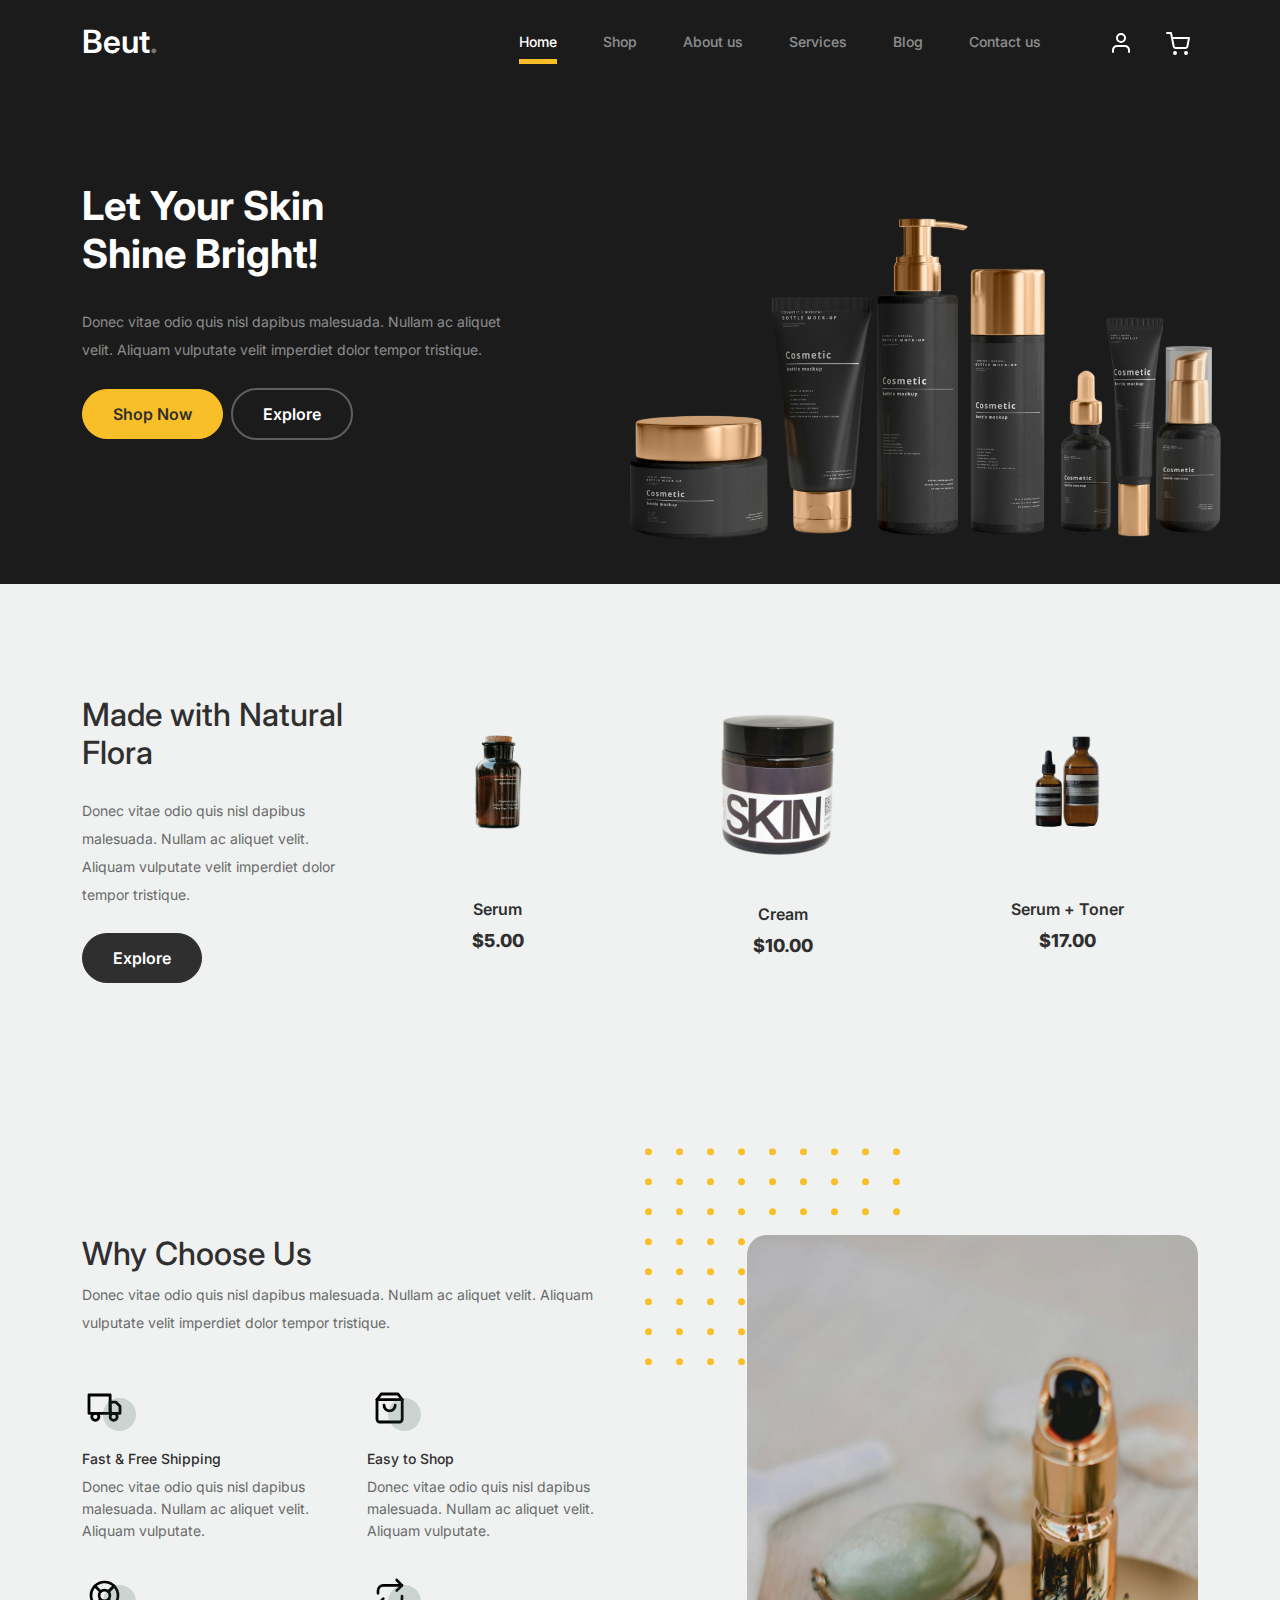
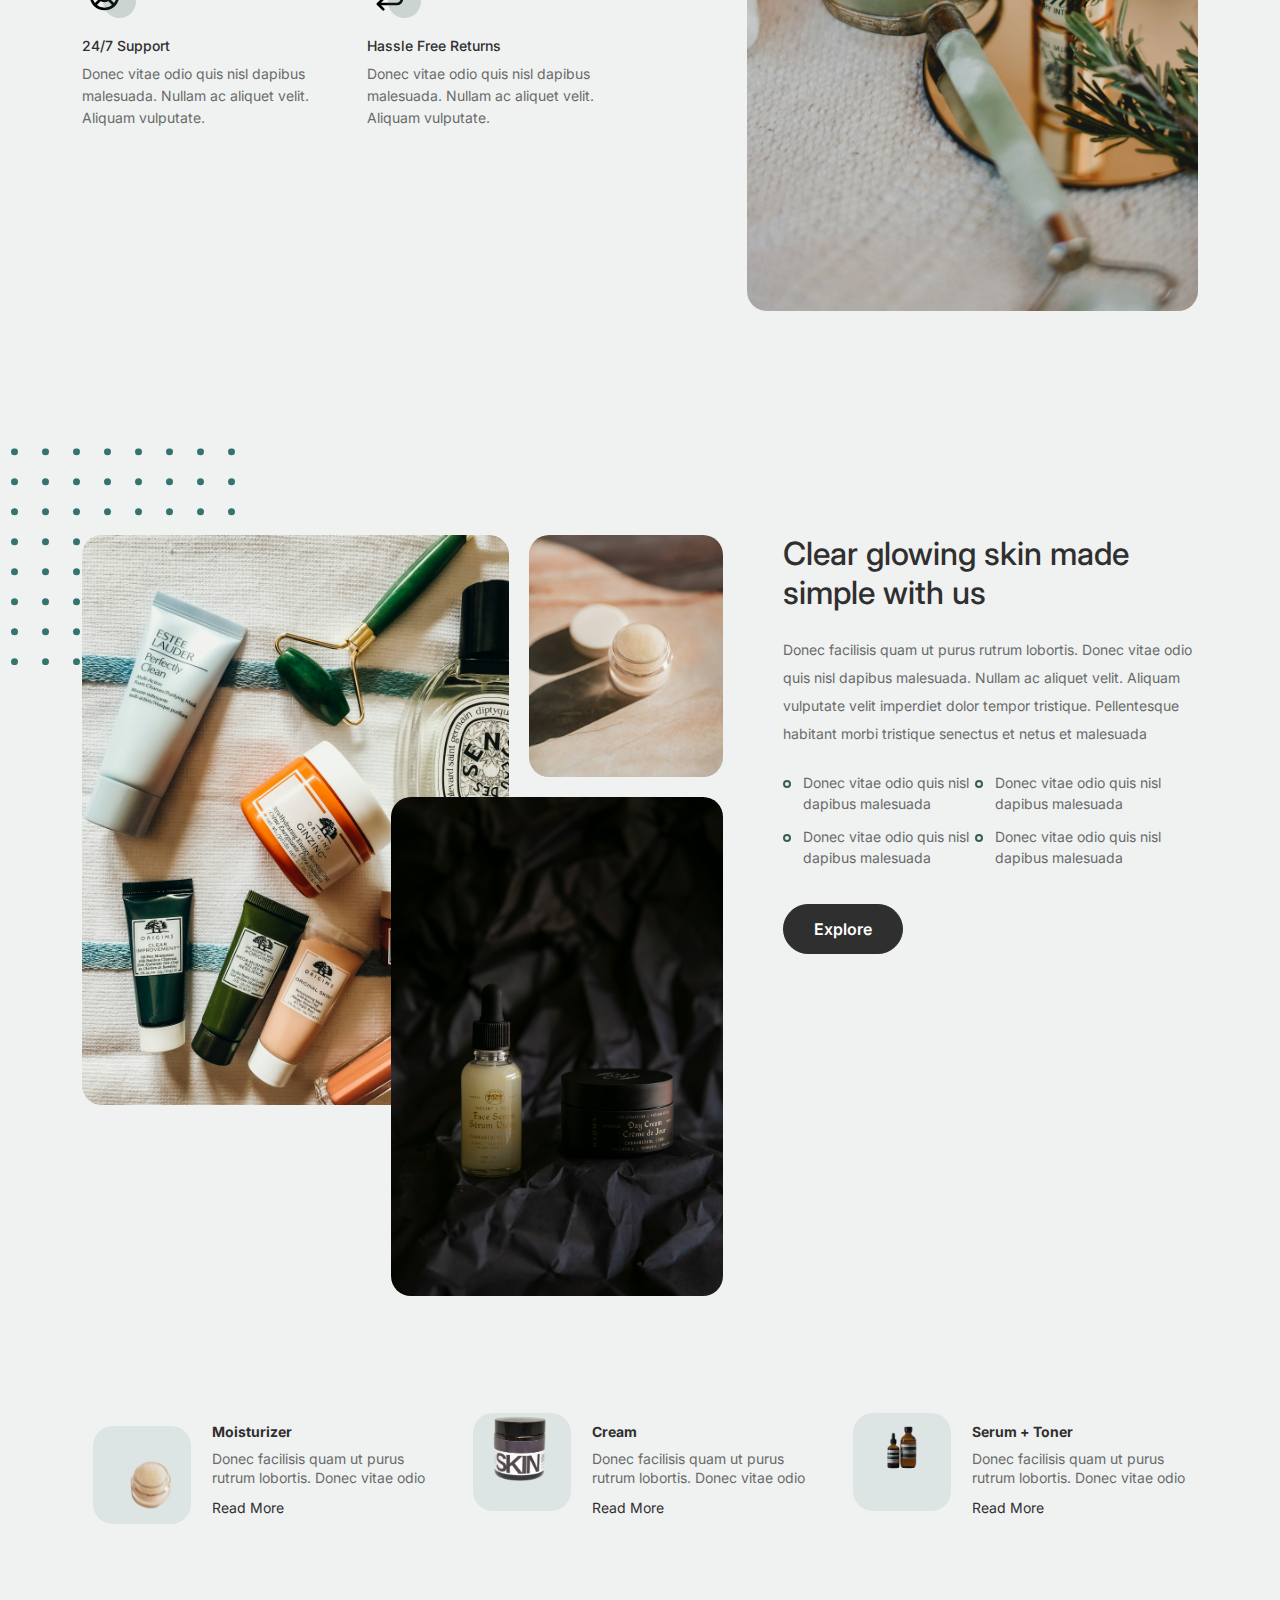
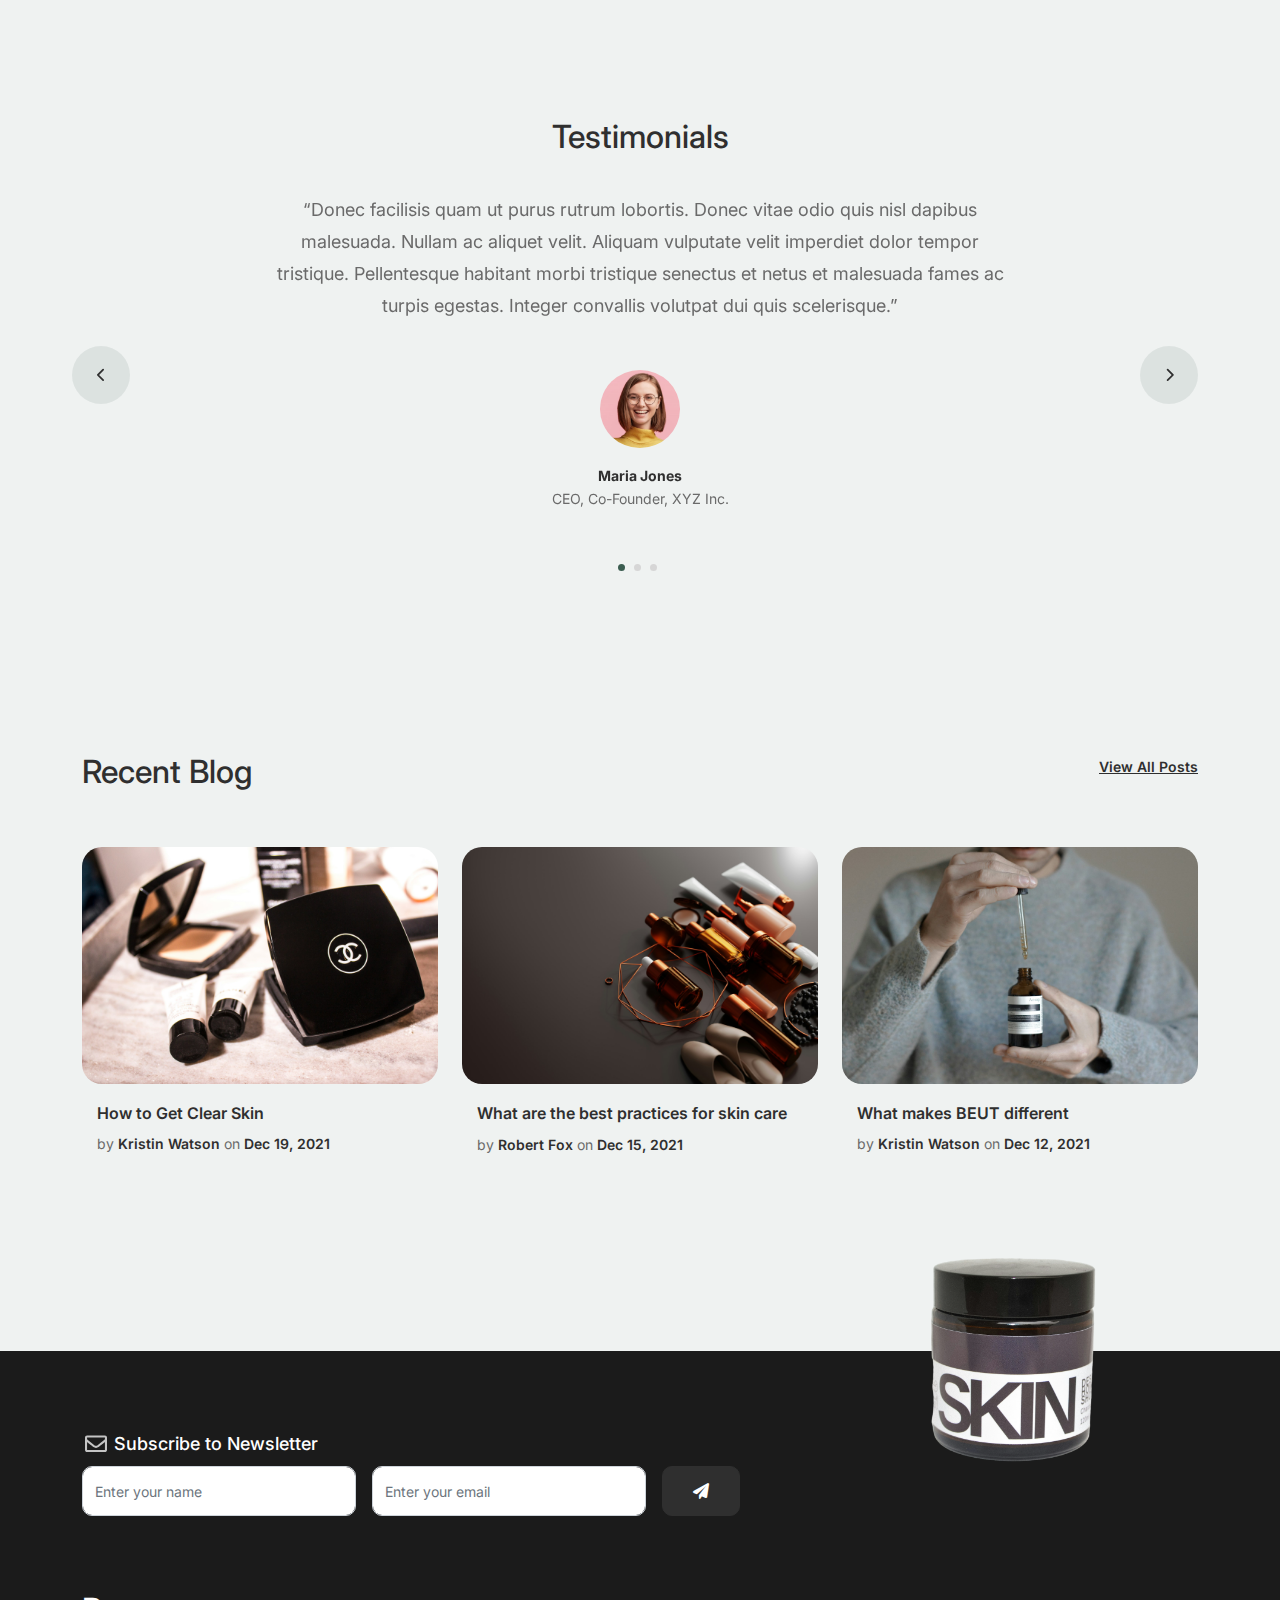
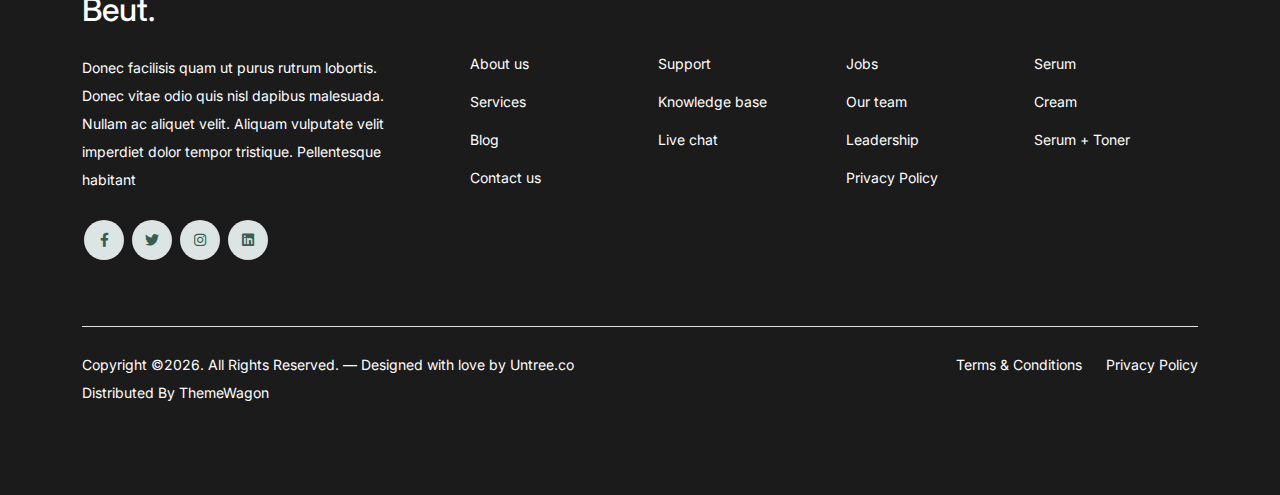
<file: beut-1.0/beut-1.0/index.html>
<!-- /*
* Bootstrap 5
* Template Name: Furni
* Template Author: Untree.co
* Template URI: https://untree.co/
* License: https://creativecommons.org/licenses/by/3.0/
*/ -->
<!doctype html>
<html lang="en">
<head>
  <meta charset="utf-8">
  <meta name="viewport" content="width=device-width, initial-scale=1, shrink-to-fit=no">
  <meta name="author" content="Untree.co">

  <meta name="description" content="" />
  <meta name="keywords" content="bootstrap, bootstrap4" />

		<!-- Bootstrap CSS -->
		<link href="css/bootstrap.min.css" rel="stylesheet">
		<link href="https://cdnjs.cloudflare.com/ajax/libs/font-awesome/6.0.0-beta3/css/all.min.css" rel="stylesheet">
		<link href="css/tiny-slider.css" rel="stylesheet">
		<link href="css/style.css" rel="stylesheet">
		<title>Beut</title>
	</head>

	<body>

		<!-- Start Header/Navigation -->
		<nav class="custom-navbar navbar navbar navbar-expand-md navbar-dark bg-dark" arial-label="Furni navigation bar">

			<div class="container">
				<a class="navbar-brand" href="index.html">Beut<span>.</span></a>

				<button class="navbar-toggler" type="button" data-bs-toggle="collapse" data-bs-target="#navbarsFurni" aria-controls="navbarsFurni" aria-expanded="false" aria-label="Toggle navigation">
					<span class="navbar-toggler-icon"></span>
				</button>

				<div class="collapse navbar-collapse" id="navbarsFurni">
					<ul class="custom-navbar-nav navbar-nav ms-auto mb-2 mb-md-0">
						<li class="nav-item active">
							<a class="nav-link" href="index.html">Home</a>
						</li>
						<li><a class="nav-link" href="shop.html">Shop</a></li>
						<li><a class="nav-link" href="about.html">About us</a></li>
						<li><a class="nav-link" href="services.html">Services</a></li>
						<li><a class="nav-link" href="blog.html">Blog</a></li>
						<li><a class="nav-link" href="contact.html">Contact us</a></li>
					</ul>

					<ul class="custom-navbar-cta navbar-nav mb-2 mb-md-0 ms-5">
						<li><a class="nav-link" href="#"><img src="images/user.svg"></a></li>
						<li><a class="nav-link" href="cart.html"><img src="images/cart.svg"></a></li>
					</ul>
				</div>
			</div>
				
		</nav>
		<!-- End Header/Navigation -->

		<!-- Start Hero Section -->
			<div class="hero">
				<div class="container">
					<div class="row justify-content-between">
						<div class="col-lg-5">
							<div class="intro-excerpt">
								<h1>Let Your Skin<span class="d-block">Shine Bright!</span></h1>
								<p class="mb-4">Donec vitae odio quis nisl dapibus malesuada. Nullam ac aliquet velit. Aliquam vulputate velit imperdiet dolor tempor tristique.</p>
								<p><a href="" class="btn btn-secondary me-2">Shop Now</a><a href="#" class="btn btn-white-outline">Explore</a></p>
							</div>
						</div>
						<div class="col-lg-7">
							<div class="hero-img-wrap">
								<img src="downloadedImages/pmv-chamara-inMtJzduxIg-unsplash-Photoroom.png" class="img-fluid">
							</div>
						</div>
					</div>
				</div>
			</div>
		<!-- End Hero Section -->

		<!-- Start Product Section -->
		<div class="product-section">
			<div class="container">
				<div class="row">

					<!-- Start Column 1 -->
					<div class="col-md-12 col-lg-3 mb-5 mb-lg-0">
						<h2 class="mb-4 section-title">Made with Natural Flora</h2>
						<p class="mb-4">Donec vitae odio quis nisl dapibus malesuada. Nullam ac aliquet velit. Aliquam vulputate velit imperdiet dolor tempor tristique. </p>
						<p><a href="shop.html" class="btn">Explore</a></p>
					</div> 
					<!-- End Column 1 -->

					<!-- Start Column 2 -->
					<div class="col-12 col-md-4 col-lg-3 mb-5 mb-md-0">
						<a class="product-item" href="cart.html">
							<img src="downloadedImages/mona-jain-Q9ltHsFQ2jk-unsplash (1)-Photoroom.png" class="img-fluid product-thumbnail">
							<h3 class="product-title">Serum</h3>
							<strong class="product-price">$5.00</strong>

							<span class="icon-cross">
								<img src="images/cross.svg" class="img-fluid">
							</span>
						</a>
					</div> 
					<!-- End Column 2 -->

					<!-- Start Column 3 -->
					<div class="col-12 col-md-4 col-lg-3 mb-5 mb-md-0">
						<a class="product-item" href="cart.html">
							<img src="downloadedImages/sam-limon-swCFT0GWhos-unsplash-Photoroom.png" class="img-fluid product-thumbnail">
							<h3 class="product-title">Cream</h3>
							<strong class="product-price">$10.00</strong>

							<span class="icon-cross">
								<img src="images/cross.svg" class="img-fluid">
							</span>
						</a>
					</div>
					<!-- End Column 3 -->

					<!-- Start Column 4 -->
					<div class="col-12 col-md-4 col-lg-3 mb-5 mb-md-0">
						<a class="product-item" href="cart.html">
							<img src="downloadedImages/cristi-ursea-wT_hSnpJ_sA-unsplash-Photoroom.png" class="img-fluid product-thumbnail">
							<h3 class="product-title">Serum + Toner</h3>
							<strong class="product-price">$17.00</strong>

							<span class="icon-cross">
								<img src="images/cross.svg" class="img-fluid">
							</span>
						</a>
					</div>
					<!-- End Column 4 -->

				</div>
			</div>
		</div>
		<!-- End Product Section -->

		<!-- Start Why Choose Us Section -->
		<div class="why-choose-section">
			<div class="container">
				<div class="row justify-content-between">
					<div class="col-lg-6">
						<h2 class="section-title">Why Choose Us</h2>
						<p>Donec vitae odio quis nisl dapibus malesuada. Nullam ac aliquet velit. Aliquam vulputate velit imperdiet dolor tempor tristique.</p>

						<div class="row my-5">
							<div class="col-6 col-md-6">
								<div class="feature">
									<div class="icon">
										<img src="images/truck.svg" alt="Image" class="imf-fluid">
									</div>
									<h3>Fast &amp; Free Shipping</h3>
									<p>Donec vitae odio quis nisl dapibus malesuada. Nullam ac aliquet velit. Aliquam vulputate.</p>
								</div>
							</div>

							<div class="col-6 col-md-6">
								<div class="feature">
									<div class="icon">
										<img src="images/bag.svg" alt="Image" class="imf-fluid">
									</div>
									<h3>Easy to Shop</h3>
									<p>Donec vitae odio quis nisl dapibus malesuada. Nullam ac aliquet velit. Aliquam vulputate.</p>
								</div>
							</div>

							<div class="col-6 col-md-6">
								<div class="feature">
									<div class="icon">
										<img src="images/support.svg" alt="Image" class="imf-fluid">
									</div>
									<h3>24/7 Support</h3>
									<p>Donec vitae odio quis nisl dapibus malesuada. Nullam ac aliquet velit. Aliquam vulputate.</p>
								</div>
							</div>

							<div class="col-6 col-md-6">
								<div class="feature">
									<div class="icon">
										<img src="images/return.svg" alt="Image" class="imf-fluid">
									</div>
									<h3>Hassle Free Returns</h3>
									<p>Donec vitae odio quis nisl dapibus malesuada. Nullam ac aliquet velit. Aliquam vulputate.</p>
								</div>
							</div>

						</div>
					</div>

					<div class="col-lg-5">
						<div class="img-wrap">
							<img src="downloadedImages/content-pixie-9l7r-n1zt-Y-unsplash.jpg" alt="Image" class="img-fluid">
						</div>
					</div>

				</div>
			</div>
		</div>
		<!-- End Why Choose Us Section -->

		<!-- Start We Help Section -->
		<div class="we-help-section">
			<div class="container">
				<div class="row justify-content-between">
					<div class="col-lg-7 mb-5 mb-lg-0">
						<div class="imgs-grid">
							<div class="grid grid-1"><img src="downloadedImages/michela-ampolo-7tDGb3HrITg-unsplash.jpg" alt="Untree.co"></div>
							<div class="grid grid-2"><img src="downloadedImages/brittney-weng-CSquI0aw_Rg-unsplash.jpg" alt="Untree.co"></div>
							<div class="grid grid-3"><img src="downloadedImages/kitera-dent-6g_pz58eCJg-unsplash.jpg" alt="Untree.co"></div>
						</div>
					</div>
					<div class="col-lg-5 ps-lg-5">
						<h2 class="section-title mb-4">Clear glowing skin made simple with us</h2>
						<p>Donec facilisis quam ut purus rutrum lobortis. Donec vitae odio quis nisl dapibus malesuada. Nullam ac aliquet velit. Aliquam vulputate velit imperdiet dolor tempor tristique. Pellentesque habitant morbi tristique senectus et netus et malesuada</p>

						<ul class="list-unstyled custom-list my-4">
							<li>Donec vitae odio quis nisl dapibus malesuada</li>
							<li>Donec vitae odio quis nisl dapibus malesuada</li>
							<li>Donec vitae odio quis nisl dapibus malesuada</li>
							<li>Donec vitae odio quis nisl dapibus malesuada</li>
						</ul>
						<p><a herf="#" class="btn">Explore</a></p>
					</div>
				</div>
			</div>
		</div>
		<!-- End We Help Section -->

		<!-- Start Popular Product -->
		<div class="popular-product">
			<div class="container">
				<div class="row">

					<div class="col-12 col-md-6 col-lg-4 mb-4 mb-lg-0">
						<div class="product-item-sm d-flex">
							<div class="thumbnail">
								<img src="downloadedImages/brittney-weng-CSquI0aw_Rg-unsplash-Photoroom.png" alt="Image" class="img-fluid">
							</div>
							<div class="pt-3">
								<h3>Moisturizer</h3>
								<p>Donec facilisis quam ut purus rutrum lobortis. Donec vitae odio </p>
								<p><a href="#">Read More</a></p>
							</div>
						</div>
					</div>

					<div class="col-12 col-md-6 col-lg-4 mb-4 mb-lg-0">
						<div class="product-item-sm d-flex">
							<div class="thumbnail">
								<img src="downloadedImages/sam-limon-swCFT0GWhos-unsplash-Photoroom.png" alt="Image" class="img-fluid">
							</div>
							<div class="pt-3">
								<h3>Cream</h3>
								<p>Donec facilisis quam ut purus rutrum lobortis. Donec vitae odio </p>
								<p><a href="#">Read More</a></p>
							</div>
						</div>
					</div>

					<div class="col-12 col-md-6 col-lg-4 mb-4 mb-lg-0">
						<div class="product-item-sm d-flex">
							<div class="thumbnail">
								<img src="downloadedImages/cristi-ursea-wT_hSnpJ_sA-unsplash-Photoroom.png" alt="Image" class="img-fluid">
							</div>
							<div class="pt-3">
								<h3>Serum + Toner</h3>
								<p>Donec facilisis quam ut purus rutrum lobortis. Donec vitae odio </p>
								<p><a href="#">Read More</a></p>
							</div>
						</div>
					</div>

				</div>
			</div>
		</div>
		<!-- End Popular Product -->

		<!-- Start Testimonial Slider -->
		<div class="testimonial-section">
			<div class="container">
				<div class="row">
					<div class="col-lg-7 mx-auto text-center">
						<h2 class="section-title">Testimonials</h2>
					</div>
				</div>

				<div class="row justify-content-center">
					<div class="col-lg-12">
						<div class="testimonial-slider-wrap text-center">

							<div id="testimonial-nav">
								<span class="prev" data-controls="prev"><span class="fa fa-chevron-left"></span></span>
								<span class="next" data-controls="next"><span class="fa fa-chevron-right"></span></span>
							</div>

							<div class="testimonial-slider">
								
								<div class="item">
									<div class="row justify-content-center">
										<div class="col-lg-8 mx-auto">

											<div class="testimonial-block text-center">
												<blockquote class="mb-5">
													<p>&ldquo;Donec facilisis quam ut purus rutrum lobortis. Donec vitae odio quis nisl dapibus malesuada. Nullam ac aliquet velit. Aliquam vulputate velit imperdiet dolor tempor tristique. Pellentesque habitant morbi tristique senectus et netus et malesuada fames ac turpis egestas. Integer convallis volutpat dui quis scelerisque.&rdquo;</p>
												</blockquote>

												<div class="author-info">
													<div class="author-pic">
														<img src="images/person-1.png" alt="Maria Jones" class="img-fluid">
													</div>
													<h3 class="font-weight-bold">Maria Jones</h3>
													<span class="position d-block mb-3">CEO, Co-Founder, XYZ Inc.</span>
												</div>
											</div>

										</div>
									</div>
								</div> 
								<!-- END item -->

								<div class="item">
									<div class="row justify-content-center">
										<div class="col-lg-8 mx-auto">

											<div class="testimonial-block text-center">
												<blockquote class="mb-5">
													<p>&ldquo;Donec facilisis quam ut purus rutrum lobortis. Donec vitae odio quis nisl dapibus malesuada. Nullam ac aliquet velit. Aliquam vulputate velit imperdiet dolor tempor tristique. Pellentesque habitant morbi tristique senectus et netus et malesuada fames ac turpis egestas. Integer convallis volutpat dui quis scelerisque.&rdquo;</p>
												</blockquote>

												<div class="author-info">
													<div class="author-pic">
														<img src="images/person-1.png" alt="Maria Jones" class="img-fluid">
													</div>
													<h3 class="font-weight-bold">Maria Jones</h3>
													<span class="position d-block mb-3">CEO, Co-Founder, XYZ Inc.</span>
												</div>
											</div>

										</div>
									</div>
								</div> 
								<!-- END item -->

								<div class="item">
									<div class="row justify-content-center">
										<div class="col-lg-8 mx-auto">

											<div class="testimonial-block text-center">
												<blockquote class="mb-5">
													<p>&ldquo;Donec facilisis quam ut purus rutrum lobortis. Donec vitae odio quis nisl dapibus malesuada. Nullam ac aliquet velit. Aliquam vulputate velit imperdiet dolor tempor tristique. Pellentesque habitant morbi tristique senectus et netus et malesuada fames ac turpis egestas. Integer convallis volutpat dui quis scelerisque.&rdquo;</p>
												</blockquote>

												<div class="author-info">
													<div class="author-pic">
														<img src="images/person-1.png" alt="Maria Jones" class="img-fluid">
													</div>
													<h3 class="font-weight-bold">Maria Jones</h3>
													<span class="position d-block mb-3">CEO, Co-Founder, XYZ Inc.</span>
												</div>
											</div>

										</div>
									</div>
								</div> 
								<!-- END item -->

							</div>

						</div>
					</div>
				</div>
			</div>
		</div>
		<!-- End Testimonial Slider -->

		<!-- Start Blog Section -->
		<div class="blog-section">
			<div class="container">
				<div class="row mb-5">
					<div class="col-md-6">
						<h2 class="section-title">Recent Blog</h2>
					</div>
					<div class="col-md-6 text-start text-md-end">
						<a href="#" class="more">View All Posts</a>
					</div>
				</div>

				<div class="row">

					<div class="col-12 col-sm-6 col-md-4 mb-4 mb-md-0">
						<div class="post-entry">
							<a href="#" class="post-thumbnail"><img src="downloadedImages/glow-repose-Zv__EnAYD2Q-unsplash.jpg" alt="Image" class="img-fluid"></a>
							<div class="post-content-entry">
								<h3><a href="#">How to Get Clear Skin</a></h3>
								<div class="meta">
									<span>by <a href="#">Kristin Watson</a></span> <span>on <a href="#">Dec 19, 2021</a></span>
								</div>
							</div>
						</div>
					</div>

					<div class="col-12 col-sm-6 col-md-4 mb-4 mb-md-0">
						<div class="post-entry">
							<a href="#" class="post-thumbnail"><img src="downloadedImages/pmv-chamara-ILhf4VsPn_w-unsplash.jpg" alt="Image" class="img-fluid"></a>
							<div class="post-content-entry">
								<h3><a href="#">What are the best practices for skin care</a></h3>
								<div class="meta">
									<span>by <a href="#">Robert Fox</a></span> <span>on <a href="#">Dec 15, 2021</a></span>
								</div>
							</div>
						</div>
					</div>

					<div class="col-12 col-sm-6 col-md-4 mb-4 mb-md-0">
						<div class="post-entry">
							<a href="#" class="post-thumbnail"><img src="downloadedImages/cristi-ursea-rECliau0lto-unsplash.jpg" alt="Image" class="img-fluid"></a>
							<div class="post-content-entry">
								<h3><a href="#">What makes BEUT different</a></h3>
								<div class="meta">
									<span>by <a href="#">Kristin Watson</a></span> <span>on <a href="#">Dec 12, 2021</a></span>
								</div>
							</div>
						</div>
					</div>

				</div>
			</div>
		</div>
		<!-- End Blog Section -->	

		<!-- Start Footer Section -->
		<footer class="footer-section" style="background-color: #1b1b1b;">
			<div class="container relative text-white">

				<div class="sofa-img">
					<img src="downloadedImages/sam-limon-swCFT0GWhos-unsplash-Photoroom.png" alt="Image" class="img-fluid">
				</div>

				<div class="row">
					<div class="col-lg-8">
						<div class="subscription-form">
							<h3 class="d-flex align-items-center"><span class="me-1"><img src="images/envelope-outline.svg" alt="Image" class="img-fluid"></span><span class="text-white">Subscribe to Newsletter</span></h3>

							<form action="#" class="row g-3">
								<div class="col-auto">
									<input type="text" class="form-control" placeholder="Enter your name">
								</div>
								<div class="col-auto">
									<input type="email" class="form-control" placeholder="Enter your email">
								</div>
								<div class="col-auto">
									<button class="btn btn-dark">
										<span class="fa fa-paper-plane"></span>
									</button>
								</div>
							</form>

						</div>
					</div>
				</div>

				<div class="row g-5 mb-5">
					<div class="col-lg-4">
						<div class="mb-4 footer-logo-wrap"><a href="#" class="footer-logo text-white">Beut<span>.</span></a></div>
						<p class="mb-4">Donec facilisis quam ut purus rutrum lobortis. Donec vitae odio quis nisl dapibus malesuada. Nullam ac aliquet velit. Aliquam vulputate velit imperdiet dolor tempor tristique. Pellentesque habitant</p>

						<ul class="list-unstyled custom-social">
							<li><a href="#"><span class="fa fa-brands fa-facebook-f"></span></a></li>
							<li><a href="#"><span class="fa fa-brands fa-twitter"></span></a></li>
							<li><a href="#"><span class="fa fa-brands fa-instagram"></span></a></li>
							<li><a href="#"><span class="fa fa-brands fa-linkedin"></span></a></li>
						</ul>
					</div>

					<div class="col-lg-8 ">
						<div class="row links-wrap ">
							<div class="col-6 col-sm-6 col-md-3">
								<ul class="list-unstyled">
									<li><a class=" text-white" href="#">About us</a></li>
									<li><a class=" text-white" href="#">Services</a></li>
									<li><a class=" text-white" href="#">Blog</a></li>
									<li><a class=" text-white" href="#">Contact us</a></li>
								</ul>
							</div>

							<div class="col-6 col-sm-6 col-md-3">
								<ul class="list-unstyled">
									<li><a class=" text-white" href="#">Support</a></li>
									<li><a class=" text-white" href="#">Knowledge base</a></li>
									<li><a class=" text-white" href="#">Live chat</a></li>
								</ul>
							</div>

							<div class="col-6 col-sm-6 col-md-3">
								<ul class="list-unstyled">
									<li><a class=" text-white" href="#">Jobs</a></li>
									<li><a class=" text-white" href="#">Our team</a></li>
									<li><a class=" text-white" href="#">Leadership</a></li>
									<li><a class=" text-white" href="#">Privacy Policy</a></li>
								</ul>
							</div>

							<div class="col-6 col-sm-6 col-md-3">
								<ul class="list-unstyled">
									<li><a class=" text-white" href="#">Serum</a></li>
									<li><a class=" text-white" href="#">Cream</a></li>
									<li><a class=" text-white" href="#">Serum + Toner</a></li>
								</ul>
							</div>
						</div>
					</div>

				</div>

				<div class="border-top copyright">
					<div class="row pt-4">
						<div class="col-lg-6">
							<p class="mb-2 text-center text-lg-start">Copyright &copy;<script>document.write(new Date().getFullYear());</script>. All Rights Reserved. &mdash; Designed with love by <a class="text-white" href="https://untree.co">Untree.co</a> Distributed By <a hreff="https://themewagon.com">ThemeWagon</a>  <!-- License information: https://untree.co/license/ -->
							</p>
						</div>

						<div class="col-lg-6 text-center text-lg-end">
							<ul class="list-unstyled d-inline-flex ms-auto">
								<li class="me-4"><a class=" text-white" href="#">Terms &amp; Conditions</a></li>
								<li><a class=" text-white" href="#">Privacy Policy</a></li>
							</ul>
						</div>

					</div>
				</div>

			</div>
		</footer>
		<!-- End Footer Section -->	


		<script src="js/bootstrap.bundle.min.js"></script>
		<script src="js/tiny-slider.js"></script>
		<script src="js/custom.js"></script>
	</body>

</html>
</file>
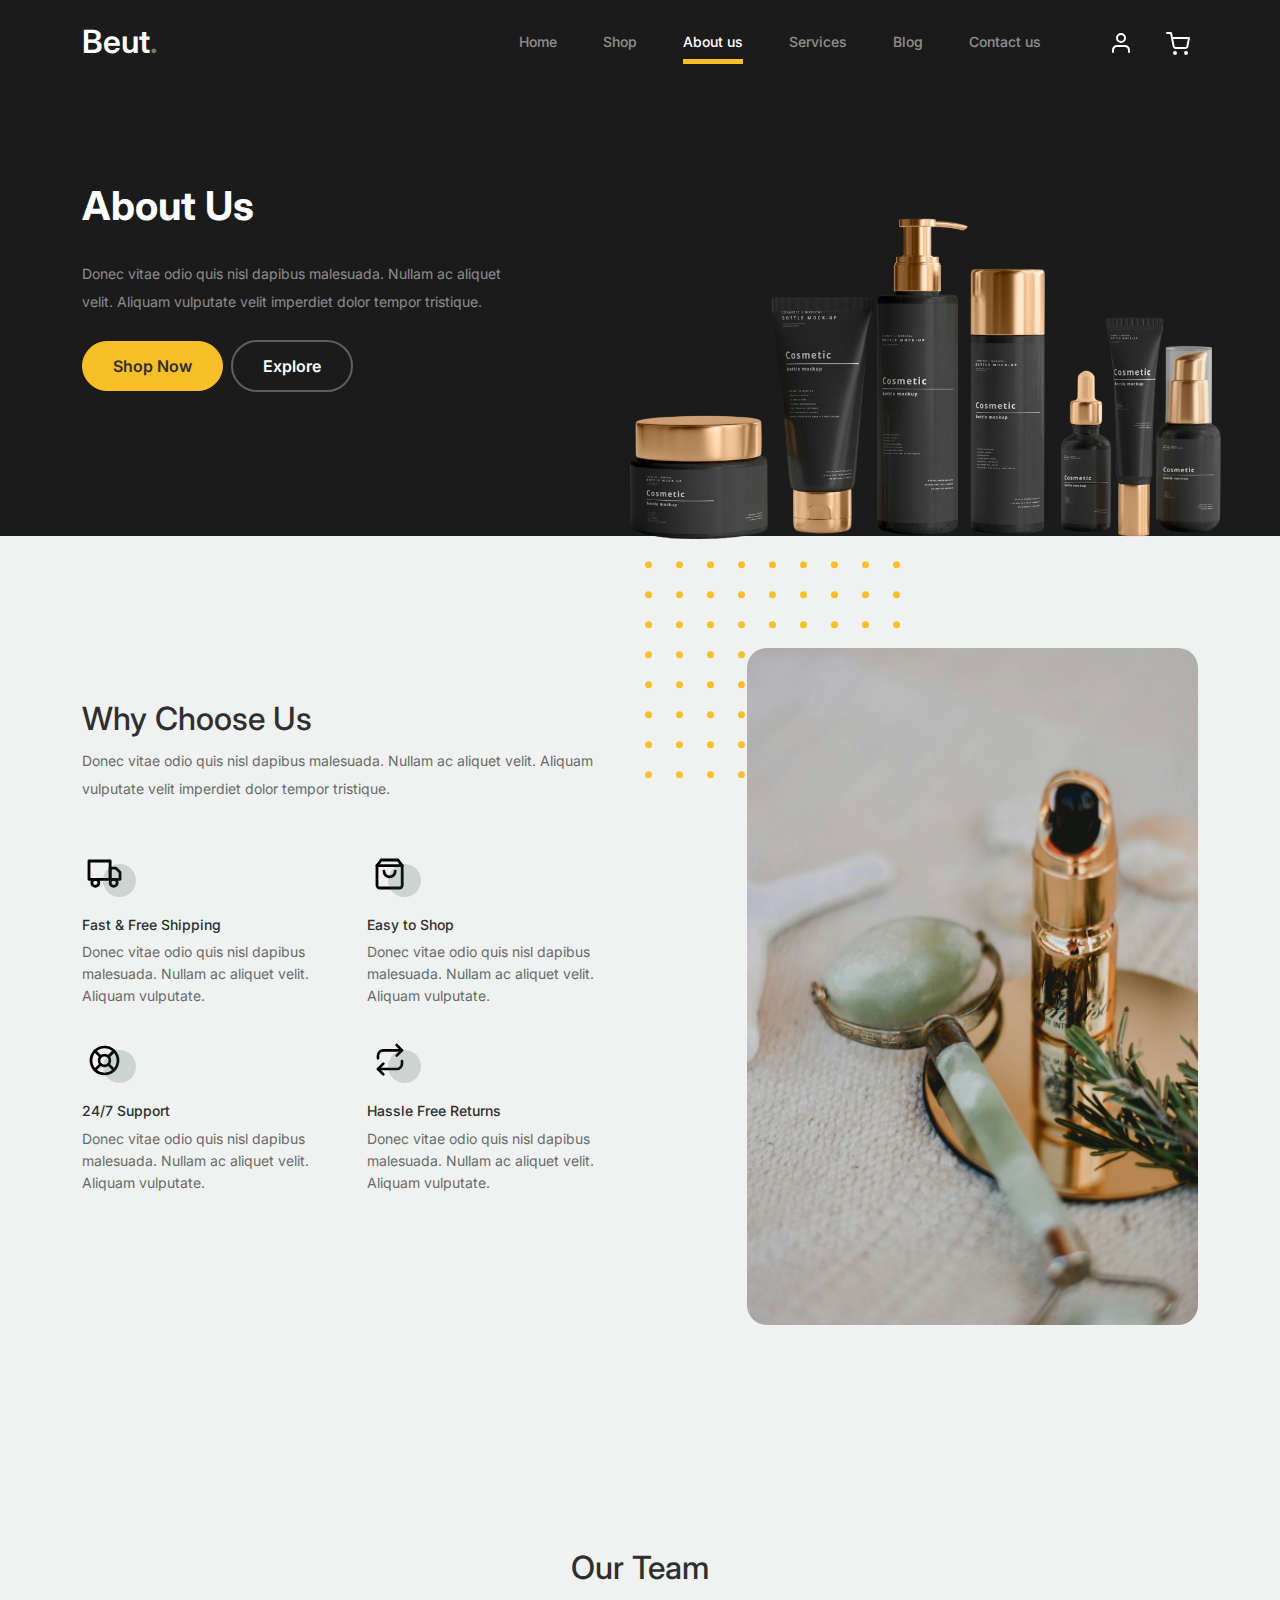
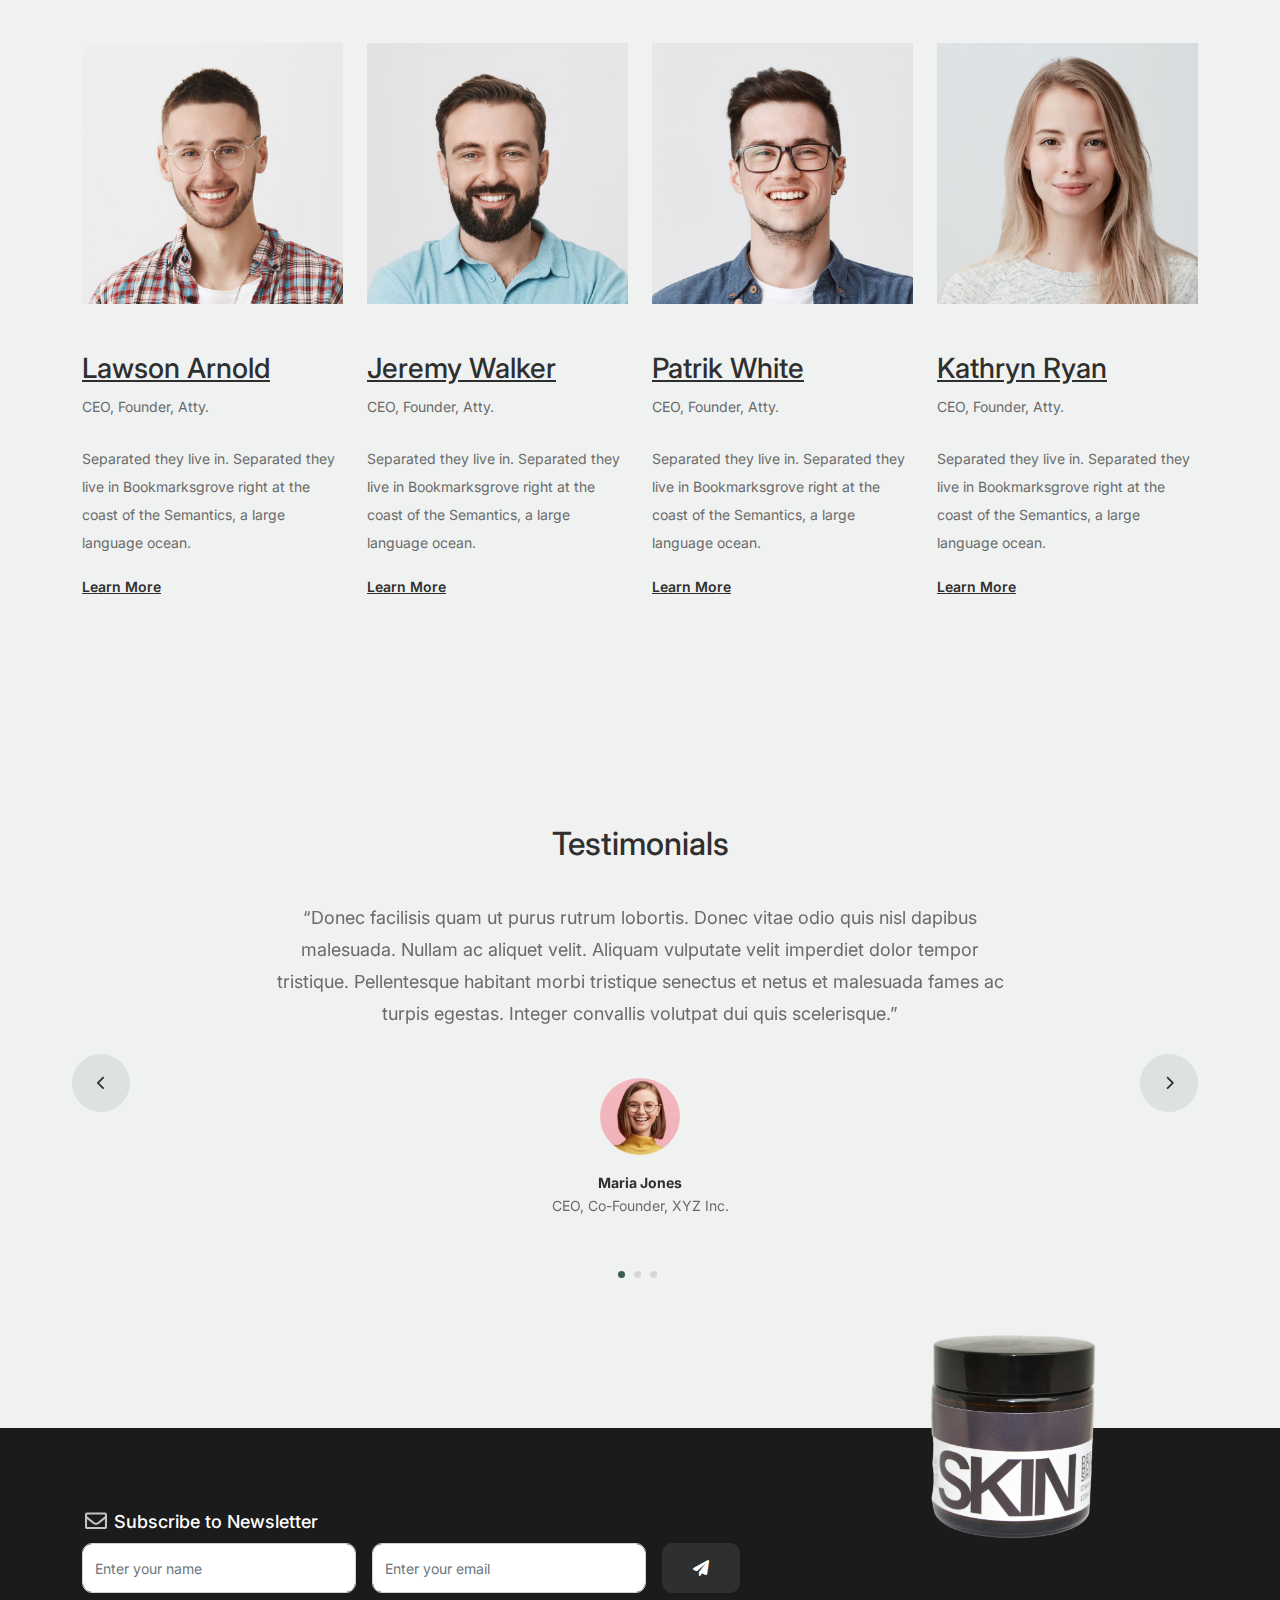
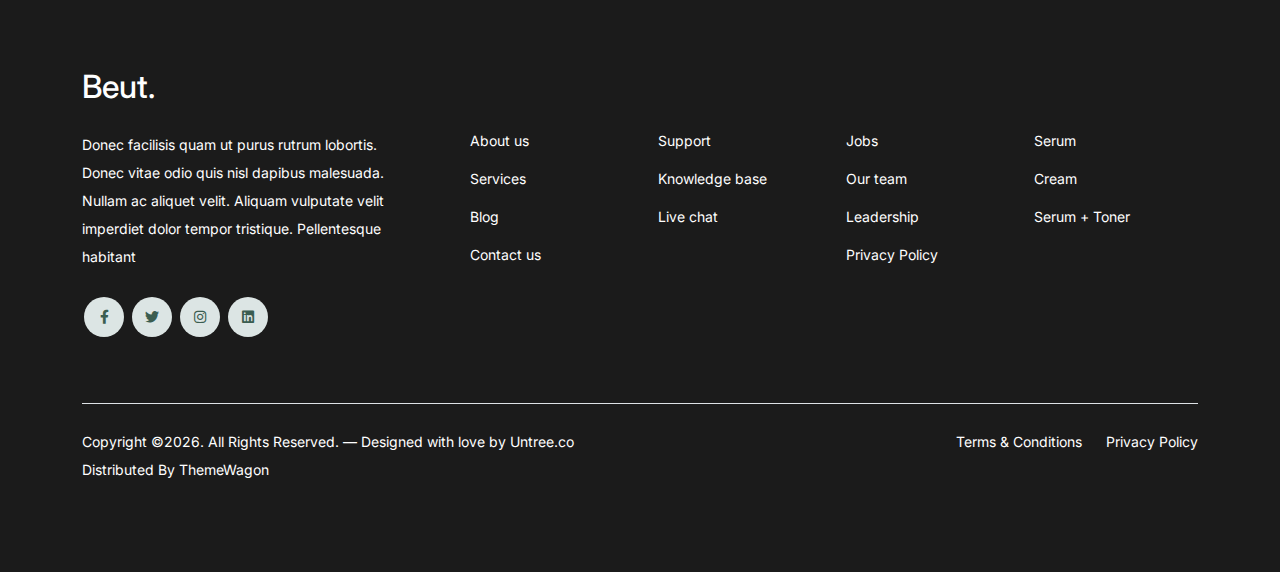
<file: beut-1.0/beut-1.0/about.html>
<!-- /*
* Bootstrap 5
* Template Name: Furni
* Template Author: Untree.co
* Template URI: https://untree.co/
* License: https://creativecommons.org/licenses/by/3.0/
*/ -->
<!doctype html>
<html lang="en">
<head>
  <meta charset="utf-8">
  <meta name="viewport" content="width=device-width, initial-scale=1, shrink-to-fit=no">
  <meta name="author" content="Untree.co">

  <meta name="description" content="" />
  <meta name="keywords" content="bootstrap, bootstrap4" />

		<!-- Bootstrap CSS -->
		<link href="css/bootstrap.min.css" rel="stylesheet">
		<link href="https://cdnjs.cloudflare.com/ajax/libs/font-awesome/6.0.0-beta3/css/all.min.css" rel="stylesheet">
		<link href="css/tiny-slider.css" rel="stylesheet">
		<link href="css/style.css" rel="stylesheet">
		<title>Beut</title>
	</head>

	<body>

		<!-- Start Header/Navigation -->
		<nav class="custom-navbar navbar navbar navbar-expand-md navbar-dark bg-dark" arial-label="Furni navigation bar">

			<div class="container">
				<a class="navbar-brand" href="index.html">Beut<span>.</span></a>

				<button class="navbar-toggler" type="button" data-bs-toggle="collapse" data-bs-target="#navbarsFurni" aria-controls="navbarsFurni" aria-expanded="false" aria-label="Toggle navigation">
					<span class="navbar-toggler-icon"></span>
				</button>

				<div class="collapse navbar-collapse" id="navbarsFurni">
					<ul class="custom-navbar-nav navbar-nav ms-auto mb-2 mb-md-0">
						<li class="nav-item ">
							<a class="nav-link" href="index.html">Home</a>
						</li>
						<li><a class="nav-link" href="shop.html">Shop</a></li>
						<li class="active"><a class="nav-link" href="about.html">About us</a></li>
						<li><a class="nav-link" href="services.html">Services</a></li>
						<li><a class="nav-link" href="blog.html">Blog</a></li>
						<li><a class="nav-link" href="contact.html">Contact us</a></li>
					</ul>

					<ul class="custom-navbar-cta navbar-nav mb-2 mb-md-0 ms-5">
						<li><a class="nav-link" href="#"><img src="images/user.svg"></a></li>
						<li><a class="nav-link" href="cart.html"><img src="images/cart.svg"></a></li>
					</ul>
				</div>
			</div>
				
		</nav>
		<!-- End Header/Navigation -->

		<!-- Start Hero Section -->
			<div class="hero">
				<div class="container">
					<div class="row justify-content-between">
						<div class="col-lg-5">
							<div class="intro-excerpt">
								<h1>About Us</h1>
								<p class="mb-4">Donec vitae odio quis nisl dapibus malesuada. Nullam ac aliquet velit. Aliquam vulputate velit imperdiet dolor tempor tristique.</p>
								<p><a href="" class="btn btn-secondary me-2">Shop Now</a><a href="#" class="btn btn-white-outline">Explore</a></p>
							</div>
						</div>
						<div class="col-lg-7">
							<div class="hero-img-wrap">
								<img src="downloadedImages/pmv-chamara-inMtJzduxIg-unsplash-Photoroom.png" class="img-fluid">
							</div>
						</div>
					</div>
				</div>
			</div>
		<!-- End Hero Section -->

		

		<!-- Start Why Choose Us Section -->
		<div class="why-choose-section">
			<div class="container">
				<div class="row justify-content-between align-items-center">
					<div class="col-lg-6">
						<h2 class="section-title">Why Choose Us</h2>
						<p>Donec vitae odio quis nisl dapibus malesuada. Nullam ac aliquet velit. Aliquam vulputate velit imperdiet dolor tempor tristique.</p>

						<div class="row my-5">
							<div class="col-6 col-md-6">
								<div class="feature">
									<div class="icon">
										<img src="images/truck.svg" alt="Image" class="imf-fluid">
									</div>
									<h3>Fast &amp; Free Shipping</h3>
									<p>Donec vitae odio quis nisl dapibus malesuada. Nullam ac aliquet velit. Aliquam vulputate.</p>
								</div>
							</div>

							<div class="col-6 col-md-6">
								<div class="feature">
									<div class="icon">
										<img src="images/bag.svg" alt="Image" class="imf-fluid">
									</div>
									<h3>Easy to Shop</h3>
									<p>Donec vitae odio quis nisl dapibus malesuada. Nullam ac aliquet velit. Aliquam vulputate.</p>
								</div>
							</div>

							<div class="col-6 col-md-6">
								<div class="feature">
									<div class="icon">
										<img src="images/support.svg" alt="Image" class="imf-fluid">
									</div>
									<h3>24/7 Support</h3>
									<p>Donec vitae odio quis nisl dapibus malesuada. Nullam ac aliquet velit. Aliquam vulputate.</p>
								</div>
							</div>

							<div class="col-6 col-md-6">
								<div class="feature">
									<div class="icon">
										<img src="images/return.svg" alt="Image" class="imf-fluid">
									</div>
									<h3>Hassle Free Returns</h3>
									<p>Donec vitae odio quis nisl dapibus malesuada. Nullam ac aliquet velit. Aliquam vulputate.</p>
								</div>
							</div>

						</div>
					</div>

					<div class="col-lg-5">
						<div class="img-wrap">
							<img src="downloadedImages/content-pixie-9l7r-n1zt-Y-unsplash.jpg" alt="Image" class="img-fluid">
						</div>
					</div>

				</div>
			</div>
		</div>
		<!-- End Why Choose Us Section -->

		<!-- Start Team Section -->
		<div class="untree_co-section">
			<div class="container">

				<div class="row mb-5">
					<div class="col-lg-5 mx-auto text-center">
						<h2 class="section-title">Our Team</h2>
					</div>
				</div>

				<div class="row">

					<!-- Start Column 1 -->
					<div class="col-12 col-md-6 col-lg-3 mb-5 mb-md-0">
						<img src="images/person_1.jpg" class="img-fluid mb-5">
						<h3 clas><a href="#"><span class="">Lawson</span> Arnold</a></h3>
            <span class="d-block position mb-4">CEO, Founder, Atty.</span>
            <p>Separated they live in.
            Separated they live in Bookmarksgrove right at the coast of the Semantics, a large language ocean.</p>
            <p class="mb-0"><a href="#" class="more dark">Learn More <span class="icon-arrow_forward"></span></a></p>
					</div> 
					<!-- End Column 1 -->

					<!-- Start Column 2 -->
					<div class="col-12 col-md-6 col-lg-3 mb-5 mb-md-0">
						<img src="images/person_2.jpg" class="img-fluid mb-5">

						<h3 clas><a href="#"><span class="">Jeremy</span> Walker</a></h3>
            <span class="d-block position mb-4">CEO, Founder, Atty.</span>
            <p>Separated they live in.
            Separated they live in Bookmarksgrove right at the coast of the Semantics, a large language ocean.</p>
            <p class="mb-0"><a href="#" class="more dark">Learn More <span class="icon-arrow_forward"></span></a></p>

					</div> 
					<!-- End Column 2 -->

					<!-- Start Column 3 -->
					<div class="col-12 col-md-6 col-lg-3 mb-5 mb-md-0">
						<img src="images/person_3.jpg" class="img-fluid mb-5">
						<h3 clas><a href="#"><span class="">Patrik</span> White</a></h3>
            <span class="d-block position mb-4">CEO, Founder, Atty.</span>
            <p>Separated they live in.
            Separated they live in Bookmarksgrove right at the coast of the Semantics, a large language ocean.</p>
            <p class="mb-0"><a href="#" class="more dark">Learn More <span class="icon-arrow_forward"></span></a></p>
					</div> 
					<!-- End Column 3 -->

					<!-- Start Column 4 -->
					<div class="col-12 col-md-6 col-lg-3 mb-5 mb-md-0">
						<img src="images/person_4.jpg" class="img-fluid mb-5">

						<h3 clas><a href="#"><span class="">Kathryn</span> Ryan</a></h3>
            <span class="d-block position mb-4">CEO, Founder, Atty.</span>
            <p>Separated they live in.
            Separated they live in Bookmarksgrove right at the coast of the Semantics, a large language ocean.</p>
            <p class="mb-0"><a href="#" class="more dark">Learn More <span class="icon-arrow_forward"></span></a></p>

          
					</div> 
					<!-- End Column 4 -->

					

				</div>
			</div>
		</div>
		<!-- End Team Section -->

		

		<!-- Start Testimonial Slider -->
		<div class="testimonial-section before-footer-section">
			<div class="container">
				<div class="row">
					<div class="col-lg-7 mx-auto text-center">
						<h2 class="section-title">Testimonials</h2>
					</div>
				</div>

				<div class="row justify-content-center">
					<div class="col-lg-12">
						<div class="testimonial-slider-wrap text-center">

							<div id="testimonial-nav">
								<span class="prev" data-controls="prev"><span class="fa fa-chevron-left"></span></span>
								<span class="next" data-controls="next"><span class="fa fa-chevron-right"></span></span>
							</div>

							<div class="testimonial-slider">
								
								<div class="item">
									<div class="row justify-content-center">
										<div class="col-lg-8 mx-auto">

											<div class="testimonial-block text-center">
												<blockquote class="mb-5">
													<p>&ldquo;Donec facilisis quam ut purus rutrum lobortis. Donec vitae odio quis nisl dapibus malesuada. Nullam ac aliquet velit. Aliquam vulputate velit imperdiet dolor tempor tristique. Pellentesque habitant morbi tristique senectus et netus et malesuada fames ac turpis egestas. Integer convallis volutpat dui quis scelerisque.&rdquo;</p>
												</blockquote>

												<div class="author-info">
													<div class="author-pic">
														<img src="images/person-1.png" alt="Maria Jones" class="img-fluid">
													</div>
													<h3 class="font-weight-bold">Maria Jones</h3>
													<span class="position d-block mb-3">CEO, Co-Founder, XYZ Inc.</span>
												</div>
											</div>

										</div>
									</div>
								</div> 
								<!-- END item -->

								<div class="item">
									<div class="row justify-content-center">
										<div class="col-lg-8 mx-auto">

											<div class="testimonial-block text-center">
												<blockquote class="mb-5">
													<p>&ldquo;Donec facilisis quam ut purus rutrum lobortis. Donec vitae odio quis nisl dapibus malesuada. Nullam ac aliquet velit. Aliquam vulputate velit imperdiet dolor tempor tristique. Pellentesque habitant morbi tristique senectus et netus et malesuada fames ac turpis egestas. Integer convallis volutpat dui quis scelerisque.&rdquo;</p>
												</blockquote>

												<div class="author-info">
													<div class="author-pic">
														<img src="images/person-1.png" alt="Maria Jones" class="img-fluid">
													</div>
													<h3 class="font-weight-bold">Maria Jones</h3>
													<span class="position d-block mb-3">CEO, Co-Founder, XYZ Inc.</span>
												</div>
											</div>

										</div>
									</div>
								</div> 
								<!-- END item -->

								<div class="item">
									<div class="row justify-content-center">
										<div class="col-lg-8 mx-auto">

											<div class="testimonial-block text-center">
												<blockquote class="mb-5">
													<p>&ldquo;Donec facilisis quam ut purus rutrum lobortis. Donec vitae odio quis nisl dapibus malesuada. Nullam ac aliquet velit. Aliquam vulputate velit imperdiet dolor tempor tristique. Pellentesque habitant morbi tristique senectus et netus et malesuada fames ac turpis egestas. Integer convallis volutpat dui quis scelerisque.&rdquo;</p>
												</blockquote>

												<div class="author-info">
													<div class="author-pic">
														<img src="images/person-1.png" alt="Maria Jones" class="img-fluid">
													</div>
													<h3 class="font-weight-bold">Maria Jones</h3>
													<span class="position d-block mb-3">CEO, Co-Founder, XYZ Inc.</span>
												</div>
											</div>

										</div>
									</div>
								</div> 
								<!-- END item -->

							</div>

						</div>
					</div>
				</div>
			</div>
		</div>
		<!-- End Testimonial Slider -->

		

		<!-- Start Footer Section -->
		<footer class="footer-section" style="background-color: #1b1b1b;">
			<div class="container relative text-white">

				<div class="sofa-img">
					<img src="downloadedImages/sam-limon-swCFT0GWhos-unsplash-Photoroom.png" alt="Image" class="img-fluid">
				</div>

				<div class="row">
					<div class="col-lg-8">
						<div class="subscription-form">
							<h3 class="d-flex align-items-center"><span class="me-1"><img src="images/envelope-outline.svg" alt="Image" class="img-fluid"></span><span class="text-white">Subscribe to Newsletter</span></h3>

							<form action="#" class="row g-3">
								<div class="col-auto">
									<input type="text" class="form-control" placeholder="Enter your name">
								</div>
								<div class="col-auto">
									<input type="email" class="form-control" placeholder="Enter your email">
								</div>
								<div class="col-auto">
									<button class="btn btn-dark">
										<span class="fa fa-paper-plane"></span>
									</button>
								</div>
							</form>

						</div>
					</div>
				</div>

				<div class="row g-5 mb-5">
					<div class="col-lg-4">
						<div class="mb-4 footer-logo-wrap"><a href="#" class="footer-logo text-white">Beut<span>.</span></a></div>
						<p class="mb-4">Donec facilisis quam ut purus rutrum lobortis. Donec vitae odio quis nisl dapibus malesuada. Nullam ac aliquet velit. Aliquam vulputate velit imperdiet dolor tempor tristique. Pellentesque habitant</p>

						<ul class="list-unstyled custom-social">
							<li><a href="#"><span class="fa fa-brands fa-facebook-f"></span></a></li>
							<li><a href="#"><span class="fa fa-brands fa-twitter"></span></a></li>
							<li><a href="#"><span class="fa fa-brands fa-instagram"></span></a></li>
							<li><a href="#"><span class="fa fa-brands fa-linkedin"></span></a></li>
						</ul>
					</div>

					<div class="col-lg-8 ">
						<div class="row links-wrap ">
							<div class="col-6 col-sm-6 col-md-3">
								<ul class="list-unstyled">
									<li><a class=" text-white" href="#">About us</a></li>
									<li><a class=" text-white" href="#">Services</a></li>
									<li><a class=" text-white" href="#">Blog</a></li>
									<li><a class=" text-white" href="#">Contact us</a></li>
								</ul>
							</div>

							<div class="col-6 col-sm-6 col-md-3">
								<ul class="list-unstyled">
									<li><a class=" text-white" href="#">Support</a></li>
									<li><a class=" text-white" href="#">Knowledge base</a></li>
									<li><a class=" text-white" href="#">Live chat</a></li>
								</ul>
							</div>

							<div class="col-6 col-sm-6 col-md-3">
								<ul class="list-unstyled">
									<li><a class=" text-white" href="#">Jobs</a></li>
									<li><a class=" text-white" href="#">Our team</a></li>
									<li><a class=" text-white" href="#">Leadership</a></li>
									<li><a class=" text-white" href="#">Privacy Policy</a></li>
								</ul>
							</div>

							<div class="col-6 col-sm-6 col-md-3">
								<ul class="list-unstyled">
									<li><a class=" text-white" href="#">Serum</a></li>
									<li><a class=" text-white" href="#">Cream</a></li>
									<li><a class=" text-white" href="#">Serum + Toner</a></li>
								</ul>
							</div>
						</div>
					</div>

				</div>

				<div class="border-top copyright">
					<div class="row pt-4">
						<div class="col-lg-6">
							<p class="mb-2 text-center text-lg-start">Copyright &copy;<script>document.write(new Date().getFullYear());</script>. All Rights Reserved. &mdash; Designed with love by <a class="text-white" href="https://untree.co">Untree.co</a> Distributed By <a hreff="https://themewagon.com">ThemeWagon</a>  <!-- License information: https://untree.co/license/ -->
							</p>
						</div>

						<div class="col-lg-6 text-center text-lg-end">
							<ul class="list-unstyled d-inline-flex ms-auto">
								<li class="me-4"><a class=" text-white" href="#">Terms &amp; Conditions</a></li>
								<li><a class=" text-white" href="#">Privacy Policy</a></li>
							</ul>
						</div>

					</div>
				</div>

			</div>
		</footer>
		<!-- End Footer Section -->	


		<script src="js/bootstrap.bundle.min.js"></script>
		<script src="js/tiny-slider.js"></script>
		<script src="js/custom.js"></script>
	</body>

</html>
</file>
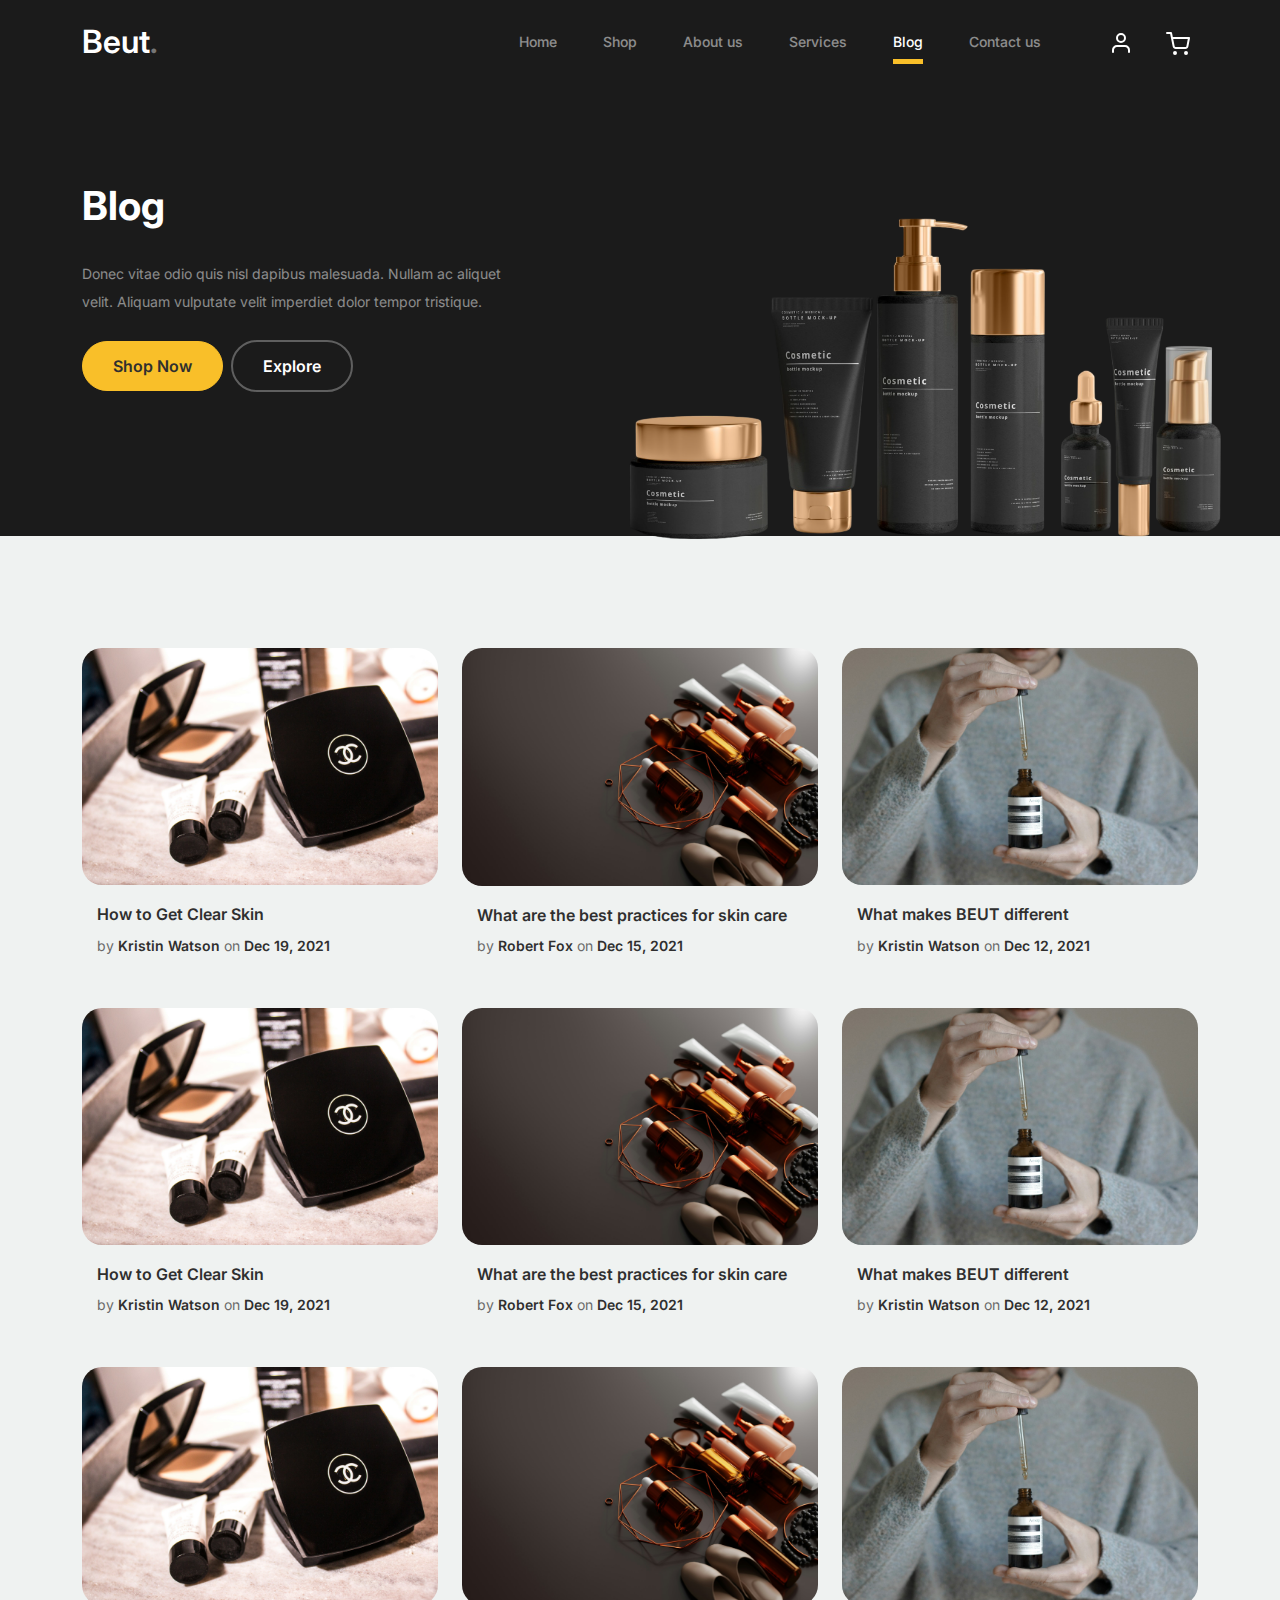
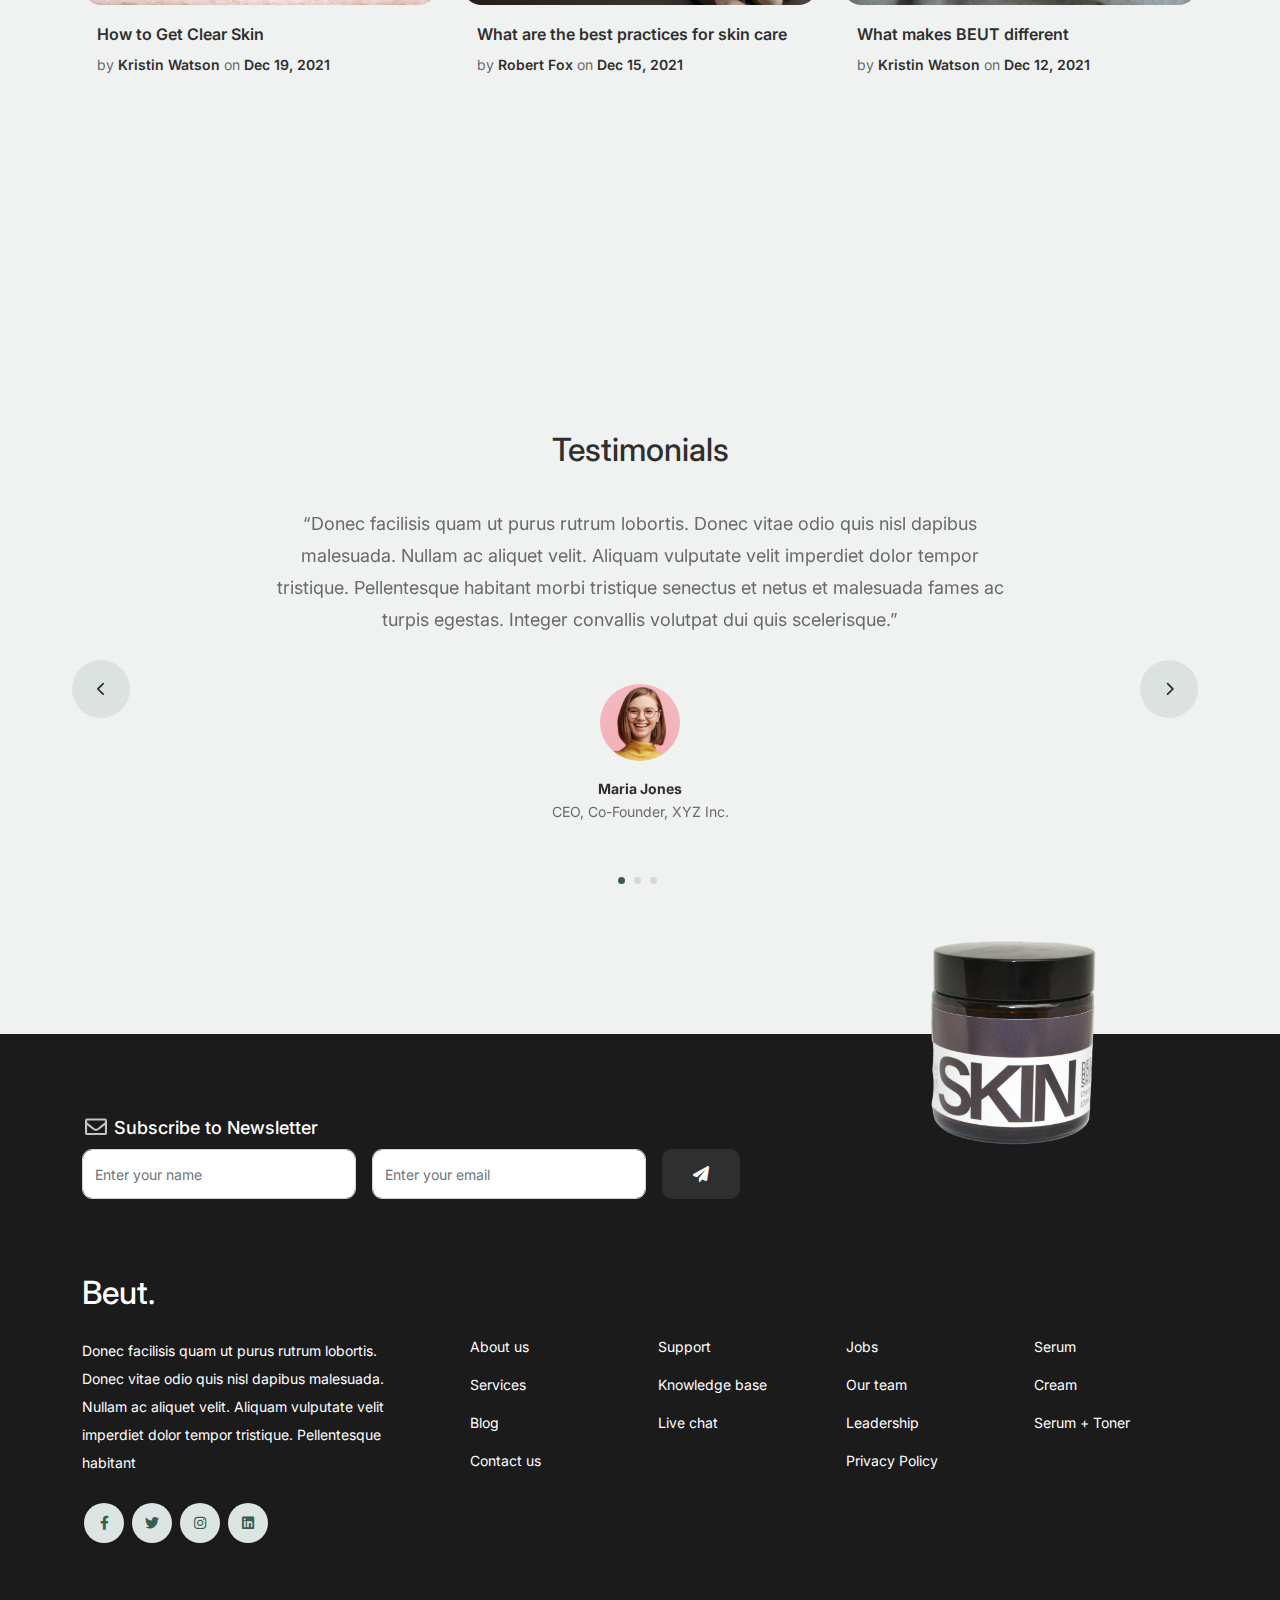
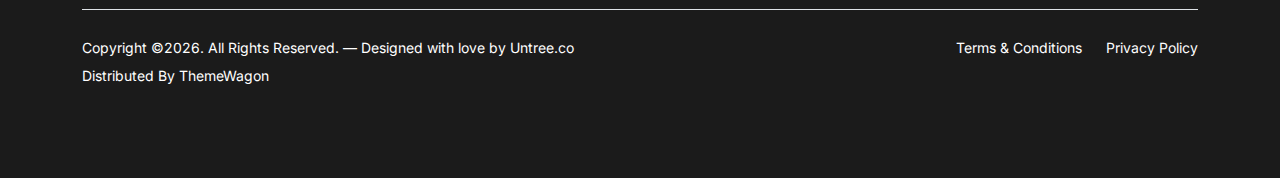
<file: beut-1.0/beut-1.0/blog.html>
<!-- /*
* Bootstrap 5
* Template Name: Furni
* Template Author: Untree.co
* Template URI: https://untree.co/
* License: https://creativecommons.org/licenses/by/3.0/
*/ -->
<!doctype html>
<html lang="en">
<head>
  <meta charset="utf-8">
  <meta name="viewport" content="width=device-width, initial-scale=1, shrink-to-fit=no">
  <meta name="author" content="Untree.co">

  <meta name="description" content="" />
  <meta name="keywords" content="bootstrap, bootstrap4" />

		<!-- Bootstrap CSS -->
		<link href="css/bootstrap.min.css" rel="stylesheet">
		<link href="https://cdnjs.cloudflare.com/ajax/libs/font-awesome/6.0.0-beta3/css/all.min.css" rel="stylesheet">
		<link href="css/tiny-slider.css" rel="stylesheet">
		<link href="css/style.css" rel="stylesheet">
		<title>Beut</title>
	</head>

	<body>

		<!-- Start Header/Navigation -->
		<nav class="custom-navbar navbar navbar navbar-expand-md navbar-dark bg-dark" arial-label="Furni navigation bar">

			<div class="container">
				<a class="navbar-brand" href="index.html">Beut<span>.</span></a>

				<button class="navbar-toggler" type="button" data-bs-toggle="collapse" data-bs-target="#navbarsFurni" aria-controls="navbarsFurni" aria-expanded="false" aria-label="Toggle navigation">
					<span class="navbar-toggler-icon"></span>
				</button>

				<div class="collapse navbar-collapse" id="navbarsFurni">
					<ul class="custom-navbar-nav navbar-nav ms-auto mb-2 mb-md-0">
						<li class="nav-item">
							<a class="nav-link" href="index.html">Home</a>
						</li>
						<li><a class="nav-link" href="shop.html">Shop</a></li>
						<li><a class="nav-link" href="about.html">About us</a></li>
						<li><a class="nav-link" href="services.html">Services</a></li>
						<li class="active"><a class="nav-link" href="blog.html">Blog</a></li>
						<li><a class="nav-link" href="contact.html">Contact us</a></li>
					</ul>

					<ul class="custom-navbar-cta navbar-nav mb-2 mb-md-0 ms-5">
						<li><a class="nav-link" href="#"><img src="images/user.svg"></a></li>
						<li><a class="nav-link" href="cart.html"><img src="images/cart.svg"></a></li>
					</ul>
				</div>
			</div>
				
		</nav>
		<!-- End Header/Navigation -->

		<!-- Start Hero Section -->
			<div class="hero">
				<div class="container">
					<div class="row justify-content-between">
						<div class="col-lg-5">
							<div class="intro-excerpt">
								<h1>Blog</h1>
								<p class="mb-4">Donec vitae odio quis nisl dapibus malesuada. Nullam ac aliquet velit. Aliquam vulputate velit imperdiet dolor tempor tristique.</p>
								<p><a href="" class="btn btn-secondary me-2">Shop Now</a><a href="#" class="btn btn-white-outline">Explore</a></p>
							</div>
						</div>
						<div class="col-lg-7">
							<div class="hero-img-wrap">
								<img src="downloadedImages/pmv-chamara-inMtJzduxIg-unsplash-Photoroom.png" class="img-fluid">
							</div>
						</div>
					</div>
				</div>
			</div>
		<!-- End Hero Section -->

		

		<!-- Start Blog Section -->
		<div class="blog-section">
			<div class="container">
				
				<div class="row">

					<div class="col-12 col-sm-6 col-md-4 mb-5">
						<div class="post-entry">
							<a href="#" class="post-thumbnail"><img src="downloadedImages/glow-repose-Zv__EnAYD2Q-unsplash.jpg" alt="Image" class="img-fluid"></a>
							<div class="post-content-entry">
								<h3><a href="#">How to Get Clear Skin</a></h3>
								<div class="meta">
									<span>by <a href="#">Kristin Watson</a></span> <span>on <a href="#">Dec 19, 2021</a></span>
								</div>
							</div>
						</div>
					</div>

					<div class="col-12 col-sm-6 col-md-4 mb-5">
						<div class="post-entry">
							<a href="#" class="post-thumbnail"><img src="downloadedImages/pmv-chamara-ILhf4VsPn_w-unsplash.jpg" alt="Image" class="img-fluid"></a>
							<div class="post-content-entry">
								<h3><a href="#">What are the best practices for skin care</a></h3>
								<div class="meta">
									<span>by <a href="#">Robert Fox</a></span> <span>on <a href="#">Dec 15, 2021</a></span>
								</div>
							</div>
						</div>
					</div>

					<div class="col-12 col-sm-6 col-md-4 mb-5">
						<div class="post-entry">
							<a href="#" class="post-thumbnail"><img src="downloadedImages/cristi-ursea-rECliau0lto-unsplash.jpg" alt="Image" class="img-fluid"></a>
							<div class="post-content-entry">
								<h3><a href="#">What makes BEUT different</a></h3>
								<div class="meta">
									<span>by <a href="#">Kristin Watson</a></span> <span>on <a href="#">Dec 12, 2021</a></span>
								</div>
							</div>
						</div>
					</div>

					<div class="col-12 col-sm-6 col-md-4 mb-5">
						<div class="post-entry">
							<a href="#" class="post-thumbnail"><img src="downloadedImages/glow-repose-Zv__EnAYD2Q-unsplash.jpg" alt="Image" class="img-fluid"></a>
							<div class="post-content-entry">
								<h3><a href="#">How to Get Clear Skin</a></h3>
								<div class="meta">
									<span>by <a href="#">Kristin Watson</a></span> <span>on <a href="#">Dec 19, 2021</a></span>
								</div>
							</div>
						</div>
					</div>

					<div class="col-12 col-sm-6 col-md-4 mb-5">
						<div class="post-entry">
							<a href="#" class="post-thumbnail"><img src="downloadedImages/pmv-chamara-ILhf4VsPn_w-unsplash.jpg" alt="Image" class="img-fluid"></a>
							<div class="post-content-entry">
								<h3><a href="#">What are the best practices for skin care</a></h3>
								<div class="meta">
									<span>by <a href="#">Robert Fox</a></span> <span>on <a href="#">Dec 15, 2021</a></span>
								</div>
							</div>
						</div>
					</div>

					<div class="col-12 col-sm-6 col-md-4 mb-5">
						<div class="post-entry">
							<a href="#" class="post-thumbnail"><img src="downloadedImages/cristi-ursea-rECliau0lto-unsplash.jpg" alt="Image" class="img-fluid"></a>
							<div class="post-content-entry">
								<h3><a href="#">What makes BEUT different</a></h3>
								<div class="meta">
									<span>by <a href="#">Kristin Watson</a></span> <span>on <a href="#">Dec 12, 2021</a></span>
								</div>
							</div>
						</div>
					</div>

					<div class="col-12 col-sm-6 col-md-4 mb-5">
						<div class="post-entry">
							<a href="#" class="post-thumbnail"><img src="downloadedImages/glow-repose-Zv__EnAYD2Q-unsplash.jpg" alt="Image" class="img-fluid"></a>
							<div class="post-content-entry">
								<h3><a href="#">How to Get Clear Skin</a></h3>
								<div class="meta">
									<span>by <a href="#">Kristin Watson</a></span> <span>on <a href="#">Dec 19, 2021</a></span>
								</div>
							</div>
						</div>
					</div>

					<div class="col-12 col-sm-6 col-md-4 mb-5">
						<div class="post-entry">
							<a href="#" class="post-thumbnail"><img src="downloadedImages/pmv-chamara-ILhf4VsPn_w-unsplash.jpg" alt="Image" class="img-fluid"></a>
							<div class="post-content-entry">
								<h3><a href="#">What are the best practices for skin care</a></h3>
								<div class="meta">
									<span>by <a href="#">Robert Fox</a></span> <span>on <a href="#">Dec 15, 2021</a></span>
								</div>
							</div>
						</div>
					</div>

					<div class="col-12 col-sm-6 col-md-4 mb-5">
						<div class="post-entry">
							<a href="#" class="post-thumbnail"><img src="downloadedImages/cristi-ursea-rECliau0lto-unsplash.jpg" alt="Image" class="img-fluid"></a>
							<div class="post-content-entry">
								<h3><a href="#">What makes BEUT different</a></h3>
								<div class="meta">
									<span>by <a href="#">Kristin Watson</a></span> <span>on <a href="#">Dec 12, 2021</a></span>
								</div>
							</div>
						</div>
					</div>

				</div>
			</div>
		</div>
		<!-- End Blog Section -->	

		

		<!-- Start Testimonial Slider -->
		<div class="testimonial-section before-footer-section">
			<div class="container">
				<div class="row">
					<div class="col-lg-7 mx-auto text-center">
						<h2 class="section-title">Testimonials</h2>
					</div>
				</div>

				<div class="row justify-content-center">
					<div class="col-lg-12">
						<div class="testimonial-slider-wrap text-center">

							<div id="testimonial-nav">
								<span class="prev" data-controls="prev"><span class="fa fa-chevron-left"></span></span>
								<span class="next" data-controls="next"><span class="fa fa-chevron-right"></span></span>
							</div>

							<div class="testimonial-slider">
								
								<div class="item">
									<div class="row justify-content-center">
										<div class="col-lg-8 mx-auto">

											<div class="testimonial-block text-center">
												<blockquote class="mb-5">
													<p>&ldquo;Donec facilisis quam ut purus rutrum lobortis. Donec vitae odio quis nisl dapibus malesuada. Nullam ac aliquet velit. Aliquam vulputate velit imperdiet dolor tempor tristique. Pellentesque habitant morbi tristique senectus et netus et malesuada fames ac turpis egestas. Integer convallis volutpat dui quis scelerisque.&rdquo;</p>
												</blockquote>

												<div class="author-info">
													<div class="author-pic">
														<img src="images/person-1.png" alt="Maria Jones" class="img-fluid">
													</div>
													<h3 class="font-weight-bold">Maria Jones</h3>
													<span class="position d-block mb-3">CEO, Co-Founder, XYZ Inc.</span>
												</div>
											</div>

										</div>
									</div>
								</div> 
								<!-- END item -->

								<div class="item">
									<div class="row justify-content-center">
										<div class="col-lg-8 mx-auto">

											<div class="testimonial-block text-center">
												<blockquote class="mb-5">
													<p>&ldquo;Donec facilisis quam ut purus rutrum lobortis. Donec vitae odio quis nisl dapibus malesuada. Nullam ac aliquet velit. Aliquam vulputate velit imperdiet dolor tempor tristique. Pellentesque habitant morbi tristique senectus et netus et malesuada fames ac turpis egestas. Integer convallis volutpat dui quis scelerisque.&rdquo;</p>
												</blockquote>

												<div class="author-info">
													<div class="author-pic">
														<img src="images/person-1.png" alt="Maria Jones" class="img-fluid">
													</div>
													<h3 class="font-weight-bold">Maria Jones</h3>
													<span class="position d-block mb-3">CEO, Co-Founder, XYZ Inc.</span>
												</div>
											</div>

										</div>
									</div>
								</div> 
								<!-- END item -->

								<div class="item">
									<div class="row justify-content-center">
										<div class="col-lg-8 mx-auto">

											<div class="testimonial-block text-center">
												<blockquote class="mb-5">
													<p>&ldquo;Donec facilisis quam ut purus rutrum lobortis. Donec vitae odio quis nisl dapibus malesuada. Nullam ac aliquet velit. Aliquam vulputate velit imperdiet dolor tempor tristique. Pellentesque habitant morbi tristique senectus et netus et malesuada fames ac turpis egestas. Integer convallis volutpat dui quis scelerisque.&rdquo;</p>
												</blockquote>

												<div class="author-info">
													<div class="author-pic">
														<img src="images/person-1.png" alt="Maria Jones" class="img-fluid">
													</div>
													<h3 class="font-weight-bold">Maria Jones</h3>
													<span class="position d-block mb-3">CEO, Co-Founder, XYZ Inc.</span>
												</div>
											</div>

										</div>
									</div>
								</div> 
								<!-- END item -->

							</div>

						</div>
					</div>
				</div>
			</div>
		</div>
		<!-- End Testimonial Slider -->

		

		<!-- Start Footer Section -->
		<footer class="footer-section" style="background-color: #1b1b1b;">
			<div class="container relative text-white">

				<div class="sofa-img">
					<img src="downloadedImages/sam-limon-swCFT0GWhos-unsplash-Photoroom.png" alt="Image" class="img-fluid">
				</div>

				<div class="row">
					<div class="col-lg-8">
						<div class="subscription-form">
							<h3 class="d-flex align-items-center"><span class="me-1"><img src="images/envelope-outline.svg" alt="Image" class="img-fluid"></span><span class="text-white">Subscribe to Newsletter</span></h3>

							<form action="#" class="row g-3">
								<div class="col-auto">
									<input type="text" class="form-control" placeholder="Enter your name">
								</div>
								<div class="col-auto">
									<input type="email" class="form-control" placeholder="Enter your email">
								</div>
								<div class="col-auto">
									<button class="btn btn-dark">
										<span class="fa fa-paper-plane"></span>
									</button>
								</div>
							</form>

						</div>
					</div>
				</div>

				<div class="row g-5 mb-5">
					<div class="col-lg-4">
						<div class="mb-4 footer-logo-wrap"><a href="#" class="footer-logo text-white">Beut<span>.</span></a></div>
						<p class="mb-4">Donec facilisis quam ut purus rutrum lobortis. Donec vitae odio quis nisl dapibus malesuada. Nullam ac aliquet velit. Aliquam vulputate velit imperdiet dolor tempor tristique. Pellentesque habitant</p>

						<ul class="list-unstyled custom-social">
							<li><a href="#"><span class="fa fa-brands fa-facebook-f"></span></a></li>
							<li><a href="#"><span class="fa fa-brands fa-twitter"></span></a></li>
							<li><a href="#"><span class="fa fa-brands fa-instagram"></span></a></li>
							<li><a href="#"><span class="fa fa-brands fa-linkedin"></span></a></li>
						</ul>
					</div>

					<div class="col-lg-8 ">
						<div class="row links-wrap ">
							<div class="col-6 col-sm-6 col-md-3">
								<ul class="list-unstyled">
									<li><a class=" text-white" href="#">About us</a></li>
									<li><a class=" text-white" href="#">Services</a></li>
									<li><a class=" text-white" href="#">Blog</a></li>
									<li><a class=" text-white" href="#">Contact us</a></li>
								</ul>
							</div>

							<div class="col-6 col-sm-6 col-md-3">
								<ul class="list-unstyled">
									<li><a class=" text-white" href="#">Support</a></li>
									<li><a class=" text-white" href="#">Knowledge base</a></li>
									<li><a class=" text-white" href="#">Live chat</a></li>
								</ul>
							</div>

							<div class="col-6 col-sm-6 col-md-3">
								<ul class="list-unstyled">
									<li><a class=" text-white" href="#">Jobs</a></li>
									<li><a class=" text-white" href="#">Our team</a></li>
									<li><a class=" text-white" href="#">Leadership</a></li>
									<li><a class=" text-white" href="#">Privacy Policy</a></li>
								</ul>
							</div>

							<div class="col-6 col-sm-6 col-md-3">
								<ul class="list-unstyled">
									<li><a class=" text-white" href="#">Serum</a></li>
									<li><a class=" text-white" href="#">Cream</a></li>
									<li><a class=" text-white" href="#">Serum + Toner</a></li>
								</ul>
							</div>
						</div>
					</div>

				</div>

				<div class="border-top copyright">
					<div class="row pt-4">
						<div class="col-lg-6">
							<p class="mb-2 text-center text-lg-start">Copyright &copy;<script>document.write(new Date().getFullYear());</script>. All Rights Reserved. &mdash; Designed with love by <a class="text-white" href="https://untree.co">Untree.co</a> Distributed By <a hreff="https://themewagon.com">ThemeWagon</a>  <!-- License information: https://untree.co/license/ -->
							</p>
						</div>

						<div class="col-lg-6 text-center text-lg-end">
							<ul class="list-unstyled d-inline-flex ms-auto">
								<li class="me-4"><a class=" text-white" href="#">Terms &amp; Conditions</a></li>
								<li><a class=" text-white" href="#">Privacy Policy</a></li>
							</ul>
						</div>

					</div>
				</div>

			</div>
		</footer>
		<!-- End Footer Section -->	


		<script src="js/bootstrap.bundle.min.js"></script>
		<script src="js/tiny-slider.js"></script>
		<script src="js/custom.js"></script>
	</body>

</html>
</file>
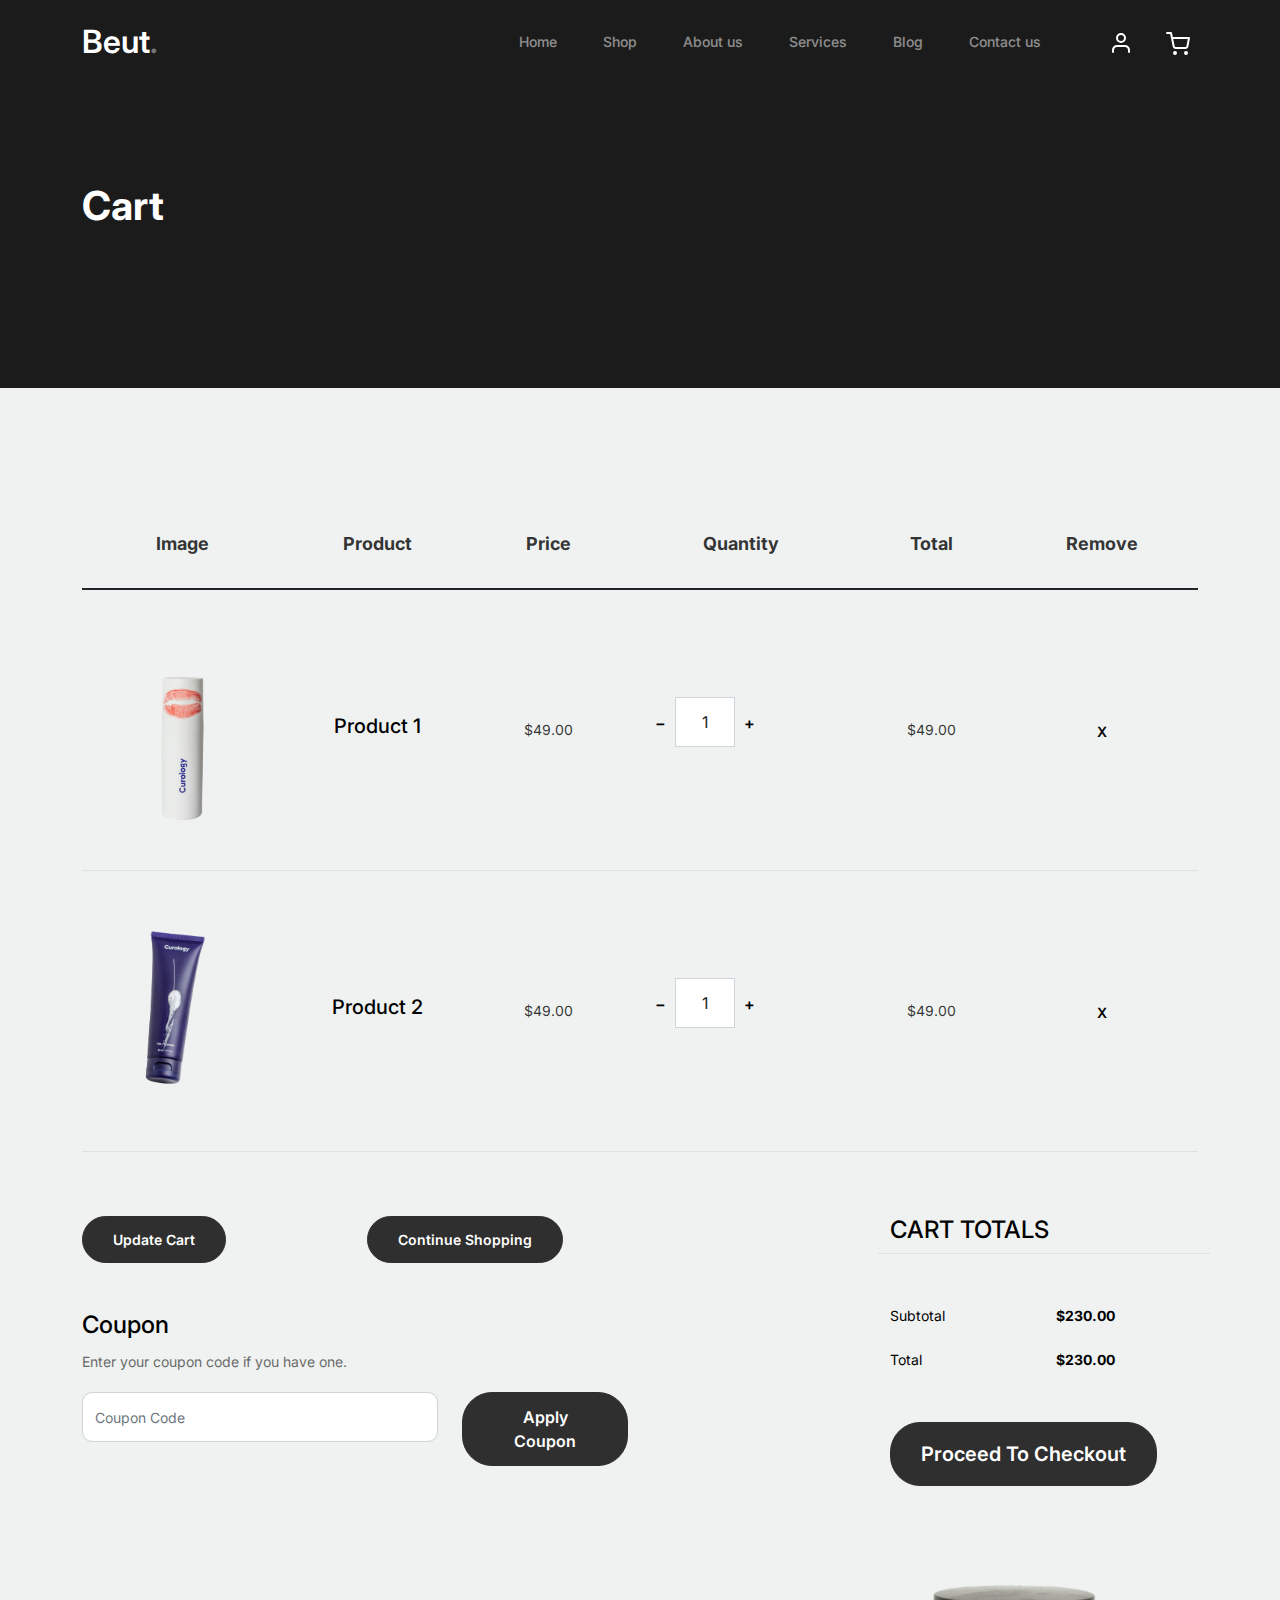
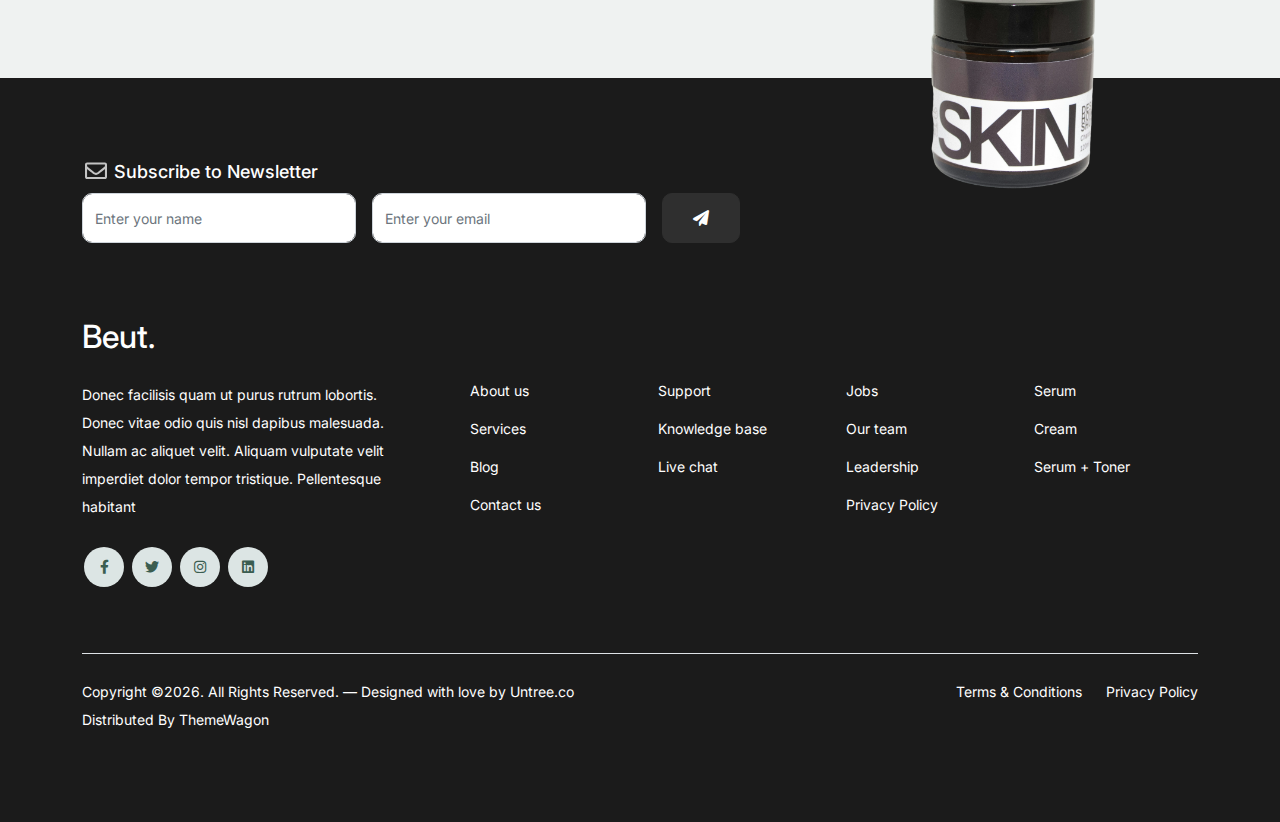
<file: beut-1.0/beut-1.0/cart.html>
<!-- /*
* Bootstrap 5
* Template Name: Furni
* Template Author: Untree.co
* Template URI: https://untree.co/
* License: https://creativecommons.org/licenses/by/3.0/
*/ -->
<!doctype html>
<html lang="en">
<head>
  <meta charset="utf-8">
  <meta name="viewport" content="width=device-width, initial-scale=1, shrink-to-fit=no">
  <meta name="author" content="Untree.co">

  <meta name="description" content="" />
  <meta name="keywords" content="bootstrap, bootstrap4" />

		<!-- Bootstrap CSS -->
		<link href="css/bootstrap.min.css" rel="stylesheet">
		<link href="https://cdnjs.cloudflare.com/ajax/libs/font-awesome/6.0.0-beta3/css/all.min.css" rel="stylesheet">
		<link href="css/tiny-slider.css" rel="stylesheet">
		<link href="css/style.css" rel="stylesheet">
		<title>Beut</title>
	</head>

	<body>

		<!-- Start Header/Navigation -->
		<nav class="custom-navbar navbar navbar navbar-expand-md navbar-dark bg-dark" arial-label="Furni navigation bar">

			<div class="container">
				<a class="navbar-brand" href="index.html">Beut<span>.</span></a>

				<button class="navbar-toggler" type="button" data-bs-toggle="collapse" data-bs-target="#navbarsFurni" aria-controls="navbarsFurni" aria-expanded="false" aria-label="Toggle navigation">
					<span class="navbar-toggler-icon"></span>
				</button>

				<div class="collapse navbar-collapse" id="navbarsFurni">
					<ul class="custom-navbar-nav navbar-nav ms-auto mb-2 mb-md-0">
						<li class="nav-item ">
							<a class="nav-link" href="index.html">Home</a>
						</li>
						<li><a class="nav-link" href="shop.html">Shop</a></li>
						<li><a class="nav-link" href="about.html">About us</a></li>
						<li><a class="nav-link" href="services.html">Services</a></li>
						<li><a class="nav-link" href="blog.html">Blog</a></li>
						<li><a class="nav-link" href="contact.html">Contact us</a></li>
					</ul>

					<ul class="custom-navbar-cta navbar-nav mb-2 mb-md-0 ms-5">
						<li><a class="nav-link" href="#"><img src="images/user.svg"></a></li>
						<li><a class="nav-link" href="cart.html"><img src="images/cart.svg"></a></li>
					</ul>
				</div>
			</div>
				
		</nav>
		<!-- End Header/Navigation -->

		<!-- Start Hero Section -->
			<div class="hero">
				<div class="container">
					<div class="row justify-content-between">
						<div class="col-lg-5">
							<div class="intro-excerpt">
								<h1>Cart</h1>
							</div>
						</div>
						<div class="col-lg-7">
							
						</div>
					</div>
				</div>
			</div>
		<!-- End Hero Section -->

		

		<div class="untree_co-section before-footer-section">
            <div class="container">
              <div class="row mb-5">
                <form class="col-md-12" method="post">
                  <div class="site-blocks-table">
                    <table class="table">
                      <thead>
                        <tr>
                          <th class="product-thumbnail">Image</th>
                          <th class="product-name">Product</th>
                          <th class="product-price">Price</th>
                          <th class="product-quantity">Quantity</th>
                          <th class="product-total">Total</th>
                          <th class="product-remove">Remove</th>
                        </tr>
                      </thead>
                      <tbody>
                        <tr>
                          <td class="product-thumbnail">
                            <img src="downloadedImages/curology-whFWuMdV6o8-unsplash-Photoroom.png" alt="Image" class="img-fluid">
                          </td>
                          <td class="product-name">
                            <h2 class="h5 text-black">Product 1</h2>
                          </td>
                          <td>$49.00</td>
                          <td>
                            <div class="input-group mb-3 d-flex align-items-center quantity-container" style="max-width: 120px;">
                              <div class="input-group-prepend">
                                <button class="btn btn-outline-black decrease" type="button">&minus;</button>
                              </div>
                              <input type="text" class="form-control text-center quantity-amount" value="1" placeholder="" aria-label="Example text with button addon" aria-describedby="button-addon1">
                              <div class="input-group-append">
                                <button class="btn btn-outline-black increase" type="button">&plus;</button>
                              </div>
                            </div>
        
                          </td>
                          <td>$49.00</td>
                          <td><a href="#" class="btn btn-black btn-sm">X</a></td>
                        </tr>
        
                        <tr>
                          <td class="product-thumbnail">
                            <img src="downloadedImages/curology-X1sIr53DhzA-unsplash-Photoroom.png" alt="Image" class="img-fluid">
                          </td>
                          <td class="product-name">
                            <h2 class="h5 text-black">Product 2</h2>
                          </td>
                          <td>$49.00</td>
                          <td>
                            <div class="input-group mb-3 d-flex align-items-center quantity-container" style="max-width: 120px;">
                              <div class="input-group-prepend">
                                <button class="btn btn-outline-black decrease" type="button">&minus;</button>
                              </div>
                              <input type="text" class="form-control text-center quantity-amount" value="1" placeholder="" aria-label="Example text with button addon" aria-describedby="button-addon1">
                              <div class="input-group-append">
                                <button class="btn btn-outline-black increase" type="button">&plus;</button>
                              </div>
                            </div>
        
                          </td>
                          <td>$49.00</td>
                          <td><a href="#" class="btn btn-black btn-sm">X</a></td>
                        </tr>
                      </tbody>
                    </table>
                  </div>
                </form>
              </div>
        
              <div class="row">
                <div class="col-md-6">
                  <div class="row mb-5">
                    <div class="col-md-6 mb-3 mb-md-0">
                      <button class="btn btn-black btn-sm btn-block">Update Cart</button>
                    </div>
                    <div class="col-md-6">
                      <button class="btn btn-outline-black btn-sm btn-block">Continue Shopping</button>
                    </div>
                  </div>
                  <div class="row">
                    <div class="col-md-12">
                      <label class="text-black h4" for="coupon">Coupon</label>
                      <p>Enter your coupon code if you have one.</p>
                    </div>
                    <div class="col-md-8 mb-3 mb-md-0">
                      <input type="text" class="form-control py-3" id="coupon" placeholder="Coupon Code">
                    </div>
                    <div class="col-md-4">
                      <button class="btn btn-black">Apply Coupon</button>
                    </div>
                  </div>
                </div>
                <div class="col-md-6 pl-5">
                  <div class="row justify-content-end">
                    <div class="col-md-7">
                      <div class="row">
                        <div class="col-md-12 text-right border-bottom mb-5">
                          <h3 class="text-black h4 text-uppercase">Cart Totals</h3>
                        </div>
                      </div>
                      <div class="row mb-3">
                        <div class="col-md-6">
                          <span class="text-black">Subtotal</span>
                        </div>
                        <div class="col-md-6 text-right">
                          <strong class="text-black">$230.00</strong>
                        </div>
                      </div>
                      <div class="row mb-5">
                        <div class="col-md-6">
                          <span class="text-black">Total</span>
                        </div>
                        <div class="col-md-6 text-right">
                          <strong class="text-black">$230.00</strong>
                        </div>
                      </div>
        
                      <div class="row">
                        <div class="col-md-12">
                          <button class="btn btn-black btn-lg py-3 btn-block" onclick="window.location='checkout.html'">Proceed To Checkout</button>
                        </div>
                      </div>
                    </div>
                  </div>
                </div>
              </div>
            </div>
          </div>
		

		<!-- Start Footer Section -->
		<footer class="footer-section" style="background-color: #1b1b1b;">
			<div class="container relative text-white">

				<div class="sofa-img">
					<img src="downloadedImages/sam-limon-swCFT0GWhos-unsplash-Photoroom.png" alt="Image" class="img-fluid">
				</div>

				<div class="row">
					<div class="col-lg-8">
						<div class="subscription-form">
							<h3 class="d-flex align-items-center"><span class="me-1"><img src="images/envelope-outline.svg" alt="Image" class="img-fluid"></span><span class="text-white">Subscribe to Newsletter</span></h3>

							<form action="#" class="row g-3">
								<div class="col-auto">
									<input type="text" class="form-control" placeholder="Enter your name">
								</div>
								<div class="col-auto">
									<input type="email" class="form-control" placeholder="Enter your email">
								</div>
								<div class="col-auto">
									<button class="btn btn-dark">
										<span class="fa fa-paper-plane"></span>
									</button>
								</div>
							</form>

						</div>
					</div>
				</div>

				<div class="row g-5 mb-5">
					<div class="col-lg-4">
						<div class="mb-4 footer-logo-wrap"><a href="#" class="footer-logo text-white">Beut<span>.</span></a></div>
						<p class="mb-4">Donec facilisis quam ut purus rutrum lobortis. Donec vitae odio quis nisl dapibus malesuada. Nullam ac aliquet velit. Aliquam vulputate velit imperdiet dolor tempor tristique. Pellentesque habitant</p>

						<ul class="list-unstyled custom-social">
							<li><a href="#"><span class="fa fa-brands fa-facebook-f"></span></a></li>
							<li><a href="#"><span class="fa fa-brands fa-twitter"></span></a></li>
							<li><a href="#"><span class="fa fa-brands fa-instagram"></span></a></li>
							<li><a href="#"><span class="fa fa-brands fa-linkedin"></span></a></li>
						</ul>
					</div>

					<div class="col-lg-8 ">
						<div class="row links-wrap ">
							<div class="col-6 col-sm-6 col-md-3">
								<ul class="list-unstyled">
									<li><a class=" text-white" href="#">About us</a></li>
									<li><a class=" text-white" href="#">Services</a></li>
									<li><a class=" text-white" href="#">Blog</a></li>
									<li><a class=" text-white" href="#">Contact us</a></li>
								</ul>
							</div>

							<div class="col-6 col-sm-6 col-md-3">
								<ul class="list-unstyled">
									<li><a class=" text-white" href="#">Support</a></li>
									<li><a class=" text-white" href="#">Knowledge base</a></li>
									<li><a class=" text-white" href="#">Live chat</a></li>
								</ul>
							</div>

							<div class="col-6 col-sm-6 col-md-3">
								<ul class="list-unstyled">
									<li><a class=" text-white" href="#">Jobs</a></li>
									<li><a class=" text-white" href="#">Our team</a></li>
									<li><a class=" text-white" href="#">Leadership</a></li>
									<li><a class=" text-white" href="#">Privacy Policy</a></li>
								</ul>
							</div>

							<div class="col-6 col-sm-6 col-md-3">
								<ul class="list-unstyled">
									<li><a class=" text-white" href="#">Serum</a></li>
									<li><a class=" text-white" href="#">Cream</a></li>
									<li><a class=" text-white" href="#">Serum + Toner</a></li>
								</ul>
							</div>
						</div>
					</div>

				</div>

				<div class="border-top copyright">
					<div class="row pt-4">
						<div class="col-lg-6">
							<p class="mb-2 text-center text-lg-start">Copyright &copy;<script>document.write(new Date().getFullYear());</script>. All Rights Reserved. &mdash; Designed with love by <a class="text-white" href="https://untree.co">Untree.co</a> Distributed By <a hreff="https://themewagon.com">ThemeWagon</a>  <!-- License information: https://untree.co/license/ -->
							</p>
						</div>

						<div class="col-lg-6 text-center text-lg-end">
							<ul class="list-unstyled d-inline-flex ms-auto">
								<li class="me-4"><a class=" text-white" href="#">Terms &amp; Conditions</a></li>
								<li><a class=" text-white" href="#">Privacy Policy</a></li>
							</ul>
						</div>

					</div>
				</div>

			</div>
		</footer>
		<!-- End Footer Section -->	


		<script src="js/bootstrap.bundle.min.js"></script>
		<script src="js/tiny-slider.js"></script>
		<script src="js/custom.js"></script>
	</body>

</html>
</file>
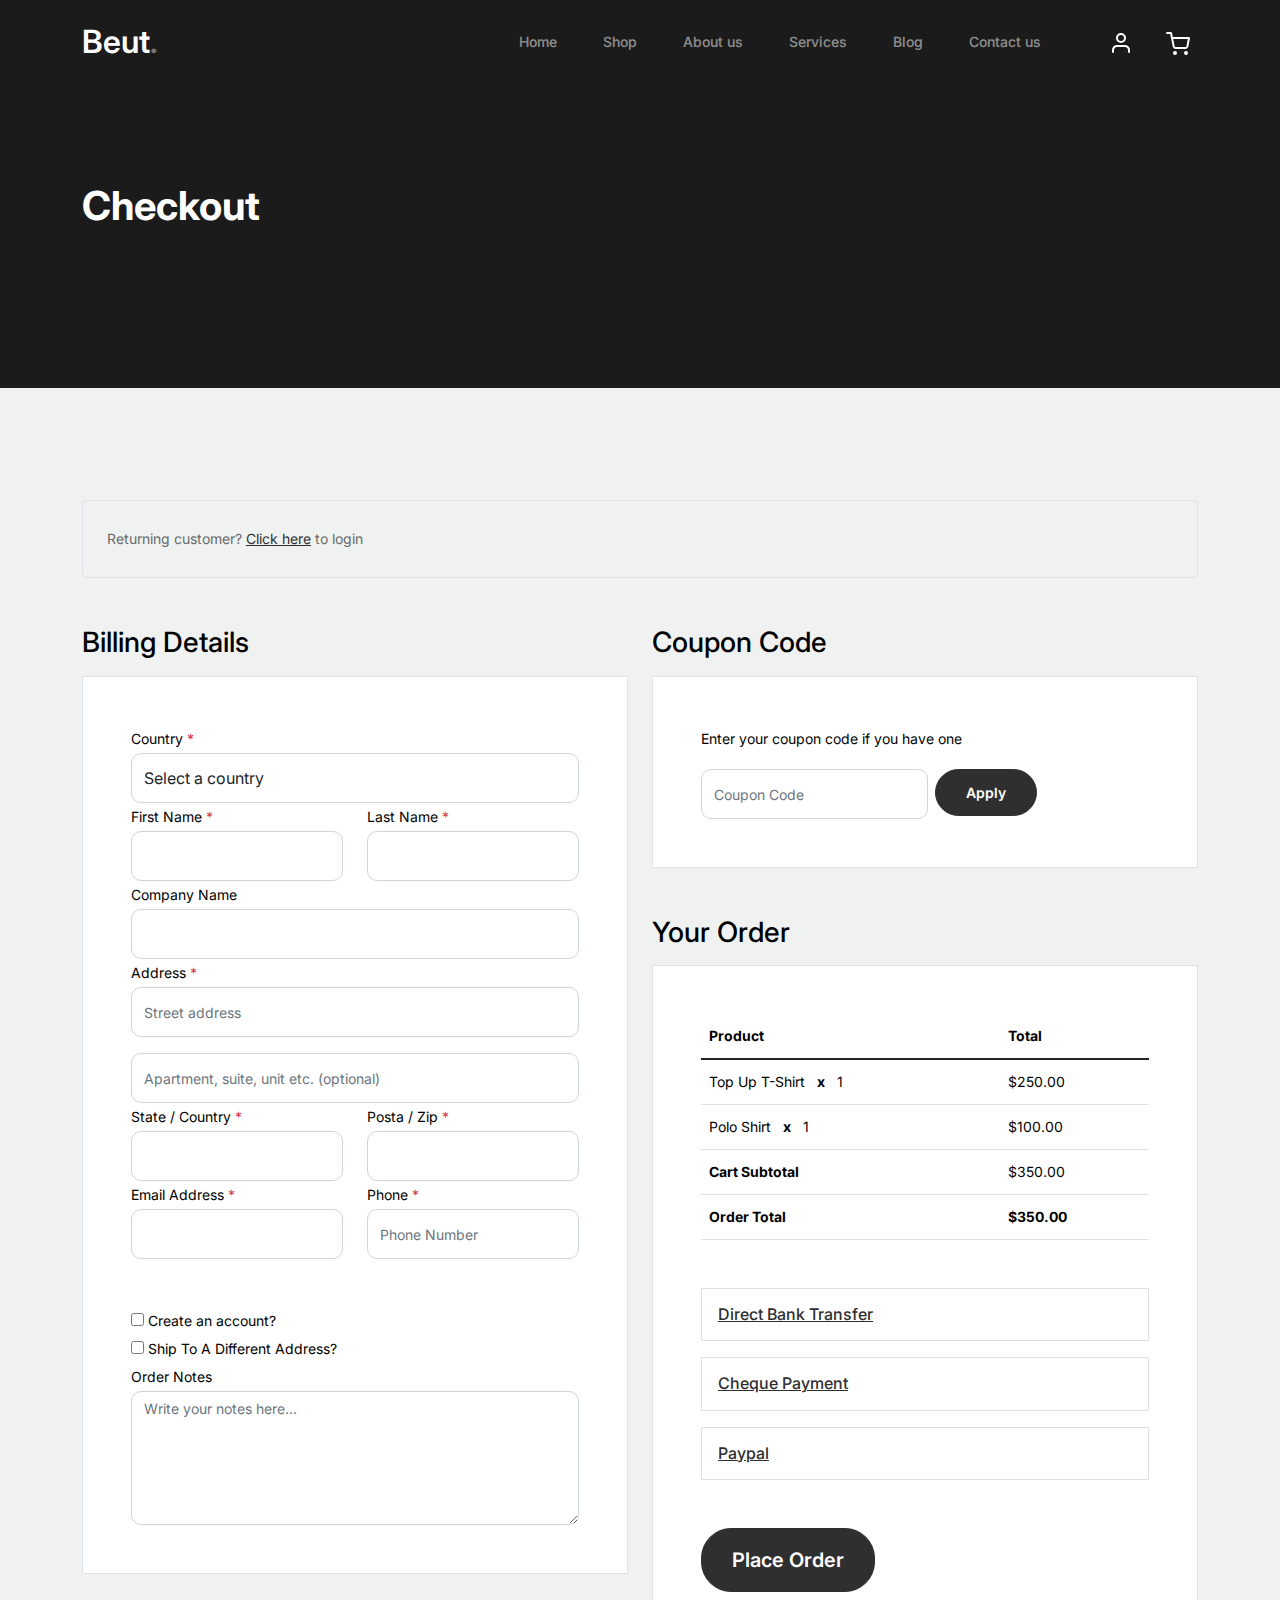
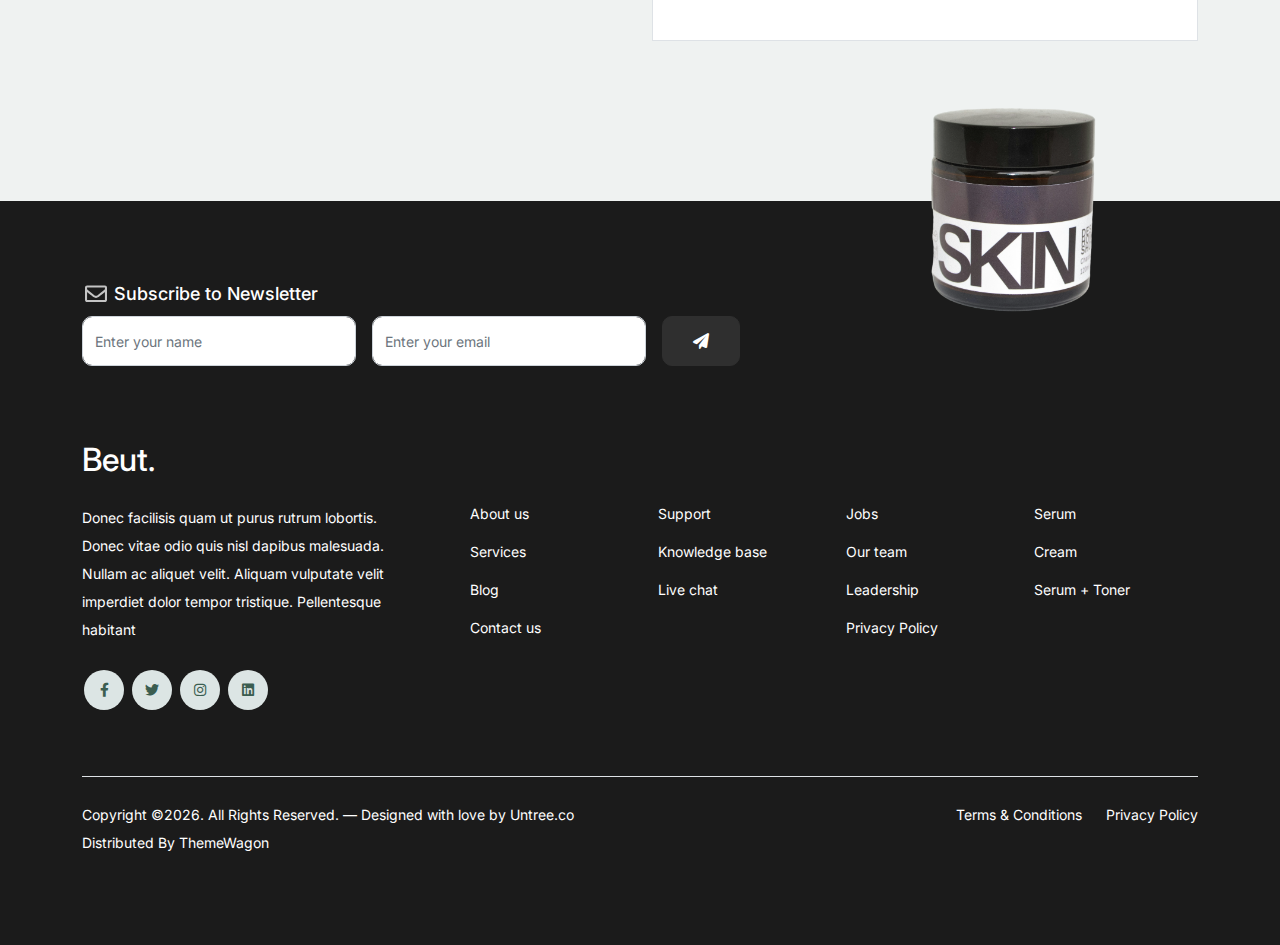
<file: beut-1.0/beut-1.0/checkout.html>
<!-- /*
* Bootstrap 5
* Template Name: Furni
* Template Author: Untree.co
* Template URI: https://untree.co/
* License: https://creativecommons.org/licenses/by/3.0/
*/ -->
<!doctype html>
<html lang="en">
<head>
  <meta charset="utf-8">
  <meta name="viewport" content="width=device-width, initial-scale=1, shrink-to-fit=no">
  <meta name="author" content="Untree.co">

  <meta name="description" content="" />
  <meta name="keywords" content="bootstrap, bootstrap4" />

		<!-- Bootstrap CSS -->
		<link href="css/bootstrap.min.css" rel="stylesheet">
		<link href="https://cdnjs.cloudflare.com/ajax/libs/font-awesome/6.0.0-beta3/css/all.min.css" rel="stylesheet">
		<link href="css/tiny-slider.css" rel="stylesheet">
		<link href="css/style.css" rel="stylesheet">
		<title>Beut</title>
	</head>

	<body>

		<!-- Start Header/Navigation -->
		<nav class="custom-navbar navbar navbar navbar-expand-md navbar-dark bg-dark" arial-label="Furni navigation bar">

			<div class="container">
				<a class="navbar-brand" href="index.html">Beut<span>.</span></a>

				<button class="navbar-toggler" type="button" data-bs-toggle="collapse" data-bs-target="#navbarsFurni" aria-controls="navbarsFurni" aria-expanded="false" aria-label="Toggle navigation">
					<span class="navbar-toggler-icon"></span>
				</button>

				<div class="collapse navbar-collapse" id="navbarsFurni">
					<ul class="custom-navbar-nav navbar-nav ms-auto mb-2 mb-md-0">
						<li class="nav-item ">
							<a class="nav-link" href="index.html">Home</a>
						</li>
						<li><a class="nav-link" href="shop.html">Shop</a></li>
						<li><a class="nav-link" href="about.html">About us</a></li>
						<li><a class="nav-link" href="services.html">Services</a></li>
						<li><a class="nav-link" href="blog.html">Blog</a></li>
						<li><a class="nav-link" href="contact.html">Contact us</a></li>
					</ul>

					<ul class="custom-navbar-cta navbar-nav mb-2 mb-md-0 ms-5">
						<li><a class="nav-link" href="#"><img src="images/user.svg"></a></li>
						<li><a class="nav-link" href="cart.html"><img src="images/cart.svg"></a></li>
					</ul>
				</div>
			</div>
				
		</nav>
		<!-- End Header/Navigation -->

		<!-- Start Hero Section -->
			<div class="hero">
				<div class="container">
					<div class="row justify-content-between">
						<div class="col-lg-5">
							<div class="intro-excerpt">
								<h1>Checkout</h1>
							</div>
						</div>
						<div class="col-lg-7">
							
						</div>
					</div>
				</div>
			</div>
		<!-- End Hero Section -->

		<div class="untree_co-section">
		    <div class="container">
		      <div class="row mb-5">
		        <div class="col-md-12">
		          <div class="border p-4 rounded" role="alert">
		            Returning customer? <a href="#">Click here</a> to login
		          </div>
		        </div>
		      </div>
		      <div class="row">
		        <div class="col-md-6 mb-5 mb-md-0">
		          <h2 class="h3 mb-3 text-black">Billing Details</h2>
		          <div class="p-3 p-lg-5 border bg-white">
		            <div class="form-group">
		              <label for="c_country" class="text-black">Country <span class="text-danger">*</span></label>
		              <select id="c_country" class="form-control">
		                <option value="1">Select a country</option>    
		                <option value="2">bangladesh</option>    
		                <option value="3">Algeria</option>    
		                <option value="4">Afghanistan</option>    
		                <option value="5">Ghana</option>    
		                <option value="6">Albania</option>    
		                <option value="7">Bahrain</option>    
		                <option value="8">Colombia</option>    
		                <option value="9">Dominican Republic</option>    
		              </select>
		            </div>
		            <div class="form-group row">
		              <div class="col-md-6">
		                <label for="c_fname" class="text-black">First Name <span class="text-danger">*</span></label>
		                <input type="text" class="form-control" id="c_fname" name="c_fname">
		              </div>
		              <div class="col-md-6">
		                <label for="c_lname" class="text-black">Last Name <span class="text-danger">*</span></label>
		                <input type="text" class="form-control" id="c_lname" name="c_lname">
		              </div>
		            </div>

		            <div class="form-group row">
		              <div class="col-md-12">
		                <label for="c_companyname" class="text-black">Company Name </label>
		                <input type="text" class="form-control" id="c_companyname" name="c_companyname">
		              </div>
		            </div>

		            <div class="form-group row">
		              <div class="col-md-12">
		                <label for="c_address" class="text-black">Address <span class="text-danger">*</span></label>
		                <input type="text" class="form-control" id="c_address" name="c_address" placeholder="Street address">
		              </div>
		            </div>

		            <div class="form-group mt-3">
		              <input type="text" class="form-control" placeholder="Apartment, suite, unit etc. (optional)">
		            </div>

		            <div class="form-group row">
		              <div class="col-md-6">
		                <label for="c_state_country" class="text-black">State / Country <span class="text-danger">*</span></label>
		                <input type="text" class="form-control" id="c_state_country" name="c_state_country">
		              </div>
		              <div class="col-md-6">
		                <label for="c_postal_zip" class="text-black">Posta / Zip <span class="text-danger">*</span></label>
		                <input type="text" class="form-control" id="c_postal_zip" name="c_postal_zip">
		              </div>
		            </div>

		            <div class="form-group row mb-5">
		              <div class="col-md-6">
		                <label for="c_email_address" class="text-black">Email Address <span class="text-danger">*</span></label>
		                <input type="text" class="form-control" id="c_email_address" name="c_email_address">
		              </div>
		              <div class="col-md-6">
		                <label for="c_phone" class="text-black">Phone <span class="text-danger">*</span></label>
		                <input type="text" class="form-control" id="c_phone" name="c_phone" placeholder="Phone Number">
		              </div>
		            </div>

		            <div class="form-group">
		              <label for="c_create_account" class="text-black" data-bs-toggle="collapse" href="#create_an_account" role="button" aria-expanded="false" aria-controls="create_an_account"><input type="checkbox" value="1" id="c_create_account"> Create an account?</label>
		              <div class="collapse" id="create_an_account">
		                <div class="py-2 mb-4">
		                  <p class="mb-3">Create an account by entering the information below. If you are a returning customer please login at the top of the page.</p>
		                  <div class="form-group">
		                    <label for="c_account_password" class="text-black">Account Password</label>
		                    <input type="email" class="form-control" id="c_account_password" name="c_account_password" placeholder="">
		                  </div>
		                </div>
		              </div>
		            </div>


		            <div class="form-group">
		              <label for="c_ship_different_address" class="text-black" data-bs-toggle="collapse" href="#ship_different_address" role="button" aria-expanded="false" aria-controls="ship_different_address"><input type="checkbox" value="1" id="c_ship_different_address"> Ship To A Different Address?</label>
		              <div class="collapse" id="ship_different_address">
		                <div class="py-2">

		                  <div class="form-group">
		                    <label for="c_diff_country" class="text-black">Country <span class="text-danger">*</span></label>
		                    <select id="c_diff_country" class="form-control">
		                      <option value="1">Select a country</option>    
		                      <option value="2">bangladesh</option>    
		                      <option value="3">Algeria</option>    
		                      <option value="4">Afghanistan</option>    
		                      <option value="5">Ghana</option>    
		                      <option value="6">Albania</option>    
		                      <option value="7">Bahrain</option>    
		                      <option value="8">Colombia</option>    
		                      <option value="9">Dominican Republic</option>    
		                    </select>
		                  </div>


		                  <div class="form-group row">
		                    <div class="col-md-6">
		                      <label for="c_diff_fname" class="text-black">First Name <span class="text-danger">*</span></label>
		                      <input type="text" class="form-control" id="c_diff_fname" name="c_diff_fname">
		                    </div>
		                    <div class="col-md-6">
		                      <label for="c_diff_lname" class="text-black">Last Name <span class="text-danger">*</span></label>
		                      <input type="text" class="form-control" id="c_diff_lname" name="c_diff_lname">
		                    </div>
		                  </div>

		                  <div class="form-group row">
		                    <div class="col-md-12">
		                      <label for="c_diff_companyname" class="text-black">Company Name </label>
		                      <input type="text" class="form-control" id="c_diff_companyname" name="c_diff_companyname">
		                    </div>
		                  </div>

		                  <div class="form-group row  mb-3">
		                    <div class="col-md-12">
		                      <label for="c_diff_address" class="text-black">Address <span class="text-danger">*</span></label>
		                      <input type="text" class="form-control" id="c_diff_address" name="c_diff_address" placeholder="Street address">
		                    </div>
		                  </div>

		                  <div class="form-group">
		                    <input type="text" class="form-control" placeholder="Apartment, suite, unit etc. (optional)">
		                  </div>

		                  <div class="form-group row">
		                    <div class="col-md-6">
		                      <label for="c_diff_state_country" class="text-black">State / Country <span class="text-danger">*</span></label>
		                      <input type="text" class="form-control" id="c_diff_state_country" name="c_diff_state_country">
		                    </div>
		                    <div class="col-md-6">
		                      <label for="c_diff_postal_zip" class="text-black">Posta / Zip <span class="text-danger">*</span></label>
		                      <input type="text" class="form-control" id="c_diff_postal_zip" name="c_diff_postal_zip">
		                    </div>
		                  </div>

		                  <div class="form-group row mb-5">
		                    <div class="col-md-6">
		                      <label for="c_diff_email_address" class="text-black">Email Address <span class="text-danger">*</span></label>
		                      <input type="text" class="form-control" id="c_diff_email_address" name="c_diff_email_address">
		                    </div>
		                    <div class="col-md-6">
		                      <label for="c_diff_phone" class="text-black">Phone <span class="text-danger">*</span></label>
		                      <input type="text" class="form-control" id="c_diff_phone" name="c_diff_phone" placeholder="Phone Number">
		                    </div>
		                  </div>

		                </div>

		              </div>
		            </div>

		            <div class="form-group">
		              <label for="c_order_notes" class="text-black">Order Notes</label>
		              <textarea name="c_order_notes" id="c_order_notes" cols="30" rows="5" class="form-control" placeholder="Write your notes here..."></textarea>
		            </div>

		          </div>
		        </div>
		        <div class="col-md-6">

		          <div class="row mb-5">
		            <div class="col-md-12">
		              <h2 class="h3 mb-3 text-black">Coupon Code</h2>
		              <div class="p-3 p-lg-5 border bg-white">

		                <label for="c_code" class="text-black mb-3">Enter your coupon code if you have one</label>
		                <div class="input-group w-75 couponcode-wrap">
		                  <input type="text" class="form-control me-2" id="c_code" placeholder="Coupon Code" aria-label="Coupon Code" aria-describedby="button-addon2">
		                  <div class="input-group-append">
		                    <button class="btn btn-black btn-sm" type="button" id="button-addon2">Apply</button>
		                  </div>
		                </div>

		              </div>
		            </div>
		          </div>

		          <div class="row mb-5">
		            <div class="col-md-12">
		              <h2 class="h3 mb-3 text-black">Your Order</h2>
		              <div class="p-3 p-lg-5 border bg-white">
		                <table class="table site-block-order-table mb-5">
		                  <thead>
		                    <th>Product</th>
		                    <th>Total</th>
		                  </thead>
		                  <tbody>
		                    <tr>
		                      <td>Top Up T-Shirt <strong class="mx-2">x</strong> 1</td>
		                      <td>$250.00</td>
		                    </tr>
		                    <tr>
		                      <td>Polo Shirt <strong class="mx-2">x</strong>   1</td>
		                      <td>$100.00</td>
		                    </tr>
		                    <tr>
		                      <td class="text-black font-weight-bold"><strong>Cart Subtotal</strong></td>
		                      <td class="text-black">$350.00</td>
		                    </tr>
		                    <tr>
		                      <td class="text-black font-weight-bold"><strong>Order Total</strong></td>
		                      <td class="text-black font-weight-bold"><strong>$350.00</strong></td>
		                    </tr>
		                  </tbody>
		                </table>

		                <div class="border p-3 mb-3">
		                  <h3 class="h6 mb-0"><a class="d-block" data-bs-toggle="collapse" href="#collapsebank" role="button" aria-expanded="false" aria-controls="collapsebank">Direct Bank Transfer</a></h3>

		                  <div class="collapse" id="collapsebank">
		                    <div class="py-2">
		                      <p class="mb-0">Make your payment directly into our bank account. Please use your Order ID as the payment reference. Your order won’t be shipped until the funds have cleared in our account.</p>
		                    </div>
		                  </div>
		                </div>

		                <div class="border p-3 mb-3">
		                  <h3 class="h6 mb-0"><a class="d-block" data-bs-toggle="collapse" href="#collapsecheque" role="button" aria-expanded="false" aria-controls="collapsecheque">Cheque Payment</a></h3>

		                  <div class="collapse" id="collapsecheque">
		                    <div class="py-2">
		                      <p class="mb-0">Make your payment directly into our bank account. Please use your Order ID as the payment reference. Your order won’t be shipped until the funds have cleared in our account.</p>
		                    </div>
		                  </div>
		                </div>

		                <div class="border p-3 mb-5">
		                  <h3 class="h6 mb-0"><a class="d-block" data-bs-toggle="collapse" href="#collapsepaypal" role="button" aria-expanded="false" aria-controls="collapsepaypal">Paypal</a></h3>

		                  <div class="collapse" id="collapsepaypal">
		                    <div class="py-2">
		                      <p class="mb-0">Make your payment directly into our bank account. Please use your Order ID as the payment reference. Your order won’t be shipped until the funds have cleared in our account.</p>
		                    </div>
		                  </div>
		                </div>

		                <div class="form-group">
		                  <button class="btn btn-black btn-lg py-3 btn-block" onclick="window.location='thankyou.html'">Place Order</button>
		                </div>

		              </div>
		            </div>
		          </div>

		        </div>
		      </div>
		      <!-- </form> -->
		    </div>
		  </div>

		<!-- Start Footer Section -->
		<footer class="footer-section" style="background-color: #1b1b1b;">
			<div class="container relative text-white">

				<div class="sofa-img">
					<img src="downloadedImages/sam-limon-swCFT0GWhos-unsplash-Photoroom.png" alt="Image" class="img-fluid">
				</div>

				<div class="row">
					<div class="col-lg-8">
						<div class="subscription-form">
							<h3 class="d-flex align-items-center"><span class="me-1"><img src="images/envelope-outline.svg" alt="Image" class="img-fluid"></span><span class="text-white">Subscribe to Newsletter</span></h3>

							<form action="#" class="row g-3">
								<div class="col-auto">
									<input type="text" class="form-control" placeholder="Enter your name">
								</div>
								<div class="col-auto">
									<input type="email" class="form-control" placeholder="Enter your email">
								</div>
								<div class="col-auto">
									<button class="btn btn-dark">
										<span class="fa fa-paper-plane"></span>
									</button>
								</div>
							</form>

						</div>
					</div>
				</div>

				<div class="row g-5 mb-5">
					<div class="col-lg-4">
						<div class="mb-4 footer-logo-wrap"><a href="#" class="footer-logo text-white">Beut<span>.</span></a></div>
						<p class="mb-4">Donec facilisis quam ut purus rutrum lobortis. Donec vitae odio quis nisl dapibus malesuada. Nullam ac aliquet velit. Aliquam vulputate velit imperdiet dolor tempor tristique. Pellentesque habitant</p>

						<ul class="list-unstyled custom-social">
							<li><a href="#"><span class="fa fa-brands fa-facebook-f"></span></a></li>
							<li><a href="#"><span class="fa fa-brands fa-twitter"></span></a></li>
							<li><a href="#"><span class="fa fa-brands fa-instagram"></span></a></li>
							<li><a href="#"><span class="fa fa-brands fa-linkedin"></span></a></li>
						</ul>
					</div>

					<div class="col-lg-8 ">
						<div class="row links-wrap ">
							<div class="col-6 col-sm-6 col-md-3">
								<ul class="list-unstyled">
									<li><a class=" text-white" href="#">About us</a></li>
									<li><a class=" text-white" href="#">Services</a></li>
									<li><a class=" text-white" href="#">Blog</a></li>
									<li><a class=" text-white" href="#">Contact us</a></li>
								</ul>
							</div>

							<div class="col-6 col-sm-6 col-md-3">
								<ul class="list-unstyled">
									<li><a class=" text-white" href="#">Support</a></li>
									<li><a class=" text-white" href="#">Knowledge base</a></li>
									<li><a class=" text-white" href="#">Live chat</a></li>
								</ul>
							</div>

							<div class="col-6 col-sm-6 col-md-3">
								<ul class="list-unstyled">
									<li><a class=" text-white" href="#">Jobs</a></li>
									<li><a class=" text-white" href="#">Our team</a></li>
									<li><a class=" text-white" href="#">Leadership</a></li>
									<li><a class=" text-white" href="#">Privacy Policy</a></li>
								</ul>
							</div>

							<div class="col-6 col-sm-6 col-md-3">
								<ul class="list-unstyled">
									<li><a class=" text-white" href="#">Serum</a></li>
									<li><a class=" text-white" href="#">Cream</a></li>
									<li><a class=" text-white" href="#">Serum + Toner</a></li>
								</ul>
							</div>
						</div>
					</div>

				</div>

				<div class="border-top copyright">
					<div class="row pt-4">
						<div class="col-lg-6">
							<p class="mb-2 text-center text-lg-start">Copyright &copy;<script>document.write(new Date().getFullYear());</script>. All Rights Reserved. &mdash; Designed with love by <a class="text-white" href="https://untree.co">Untree.co</a> Distributed By <a hreff="https://themewagon.com">ThemeWagon</a>  <!-- License information: https://untree.co/license/ -->
							</p>
						</div>

						<div class="col-lg-6 text-center text-lg-end">
							<ul class="list-unstyled d-inline-flex ms-auto">
								<li class="me-4"><a class=" text-white" href="#">Terms &amp; Conditions</a></li>
								<li><a class=" text-white" href="#">Privacy Policy</a></li>
							</ul>
						</div>

					</div>
				</div>

			</div>
		</footer>
		<!-- End Footer Section -->	


		<script src="js/bootstrap.bundle.min.js"></script>
		<script src="js/tiny-slider.js"></script>
		<script src="js/custom.js"></script>
	</body>

</html>
</file>
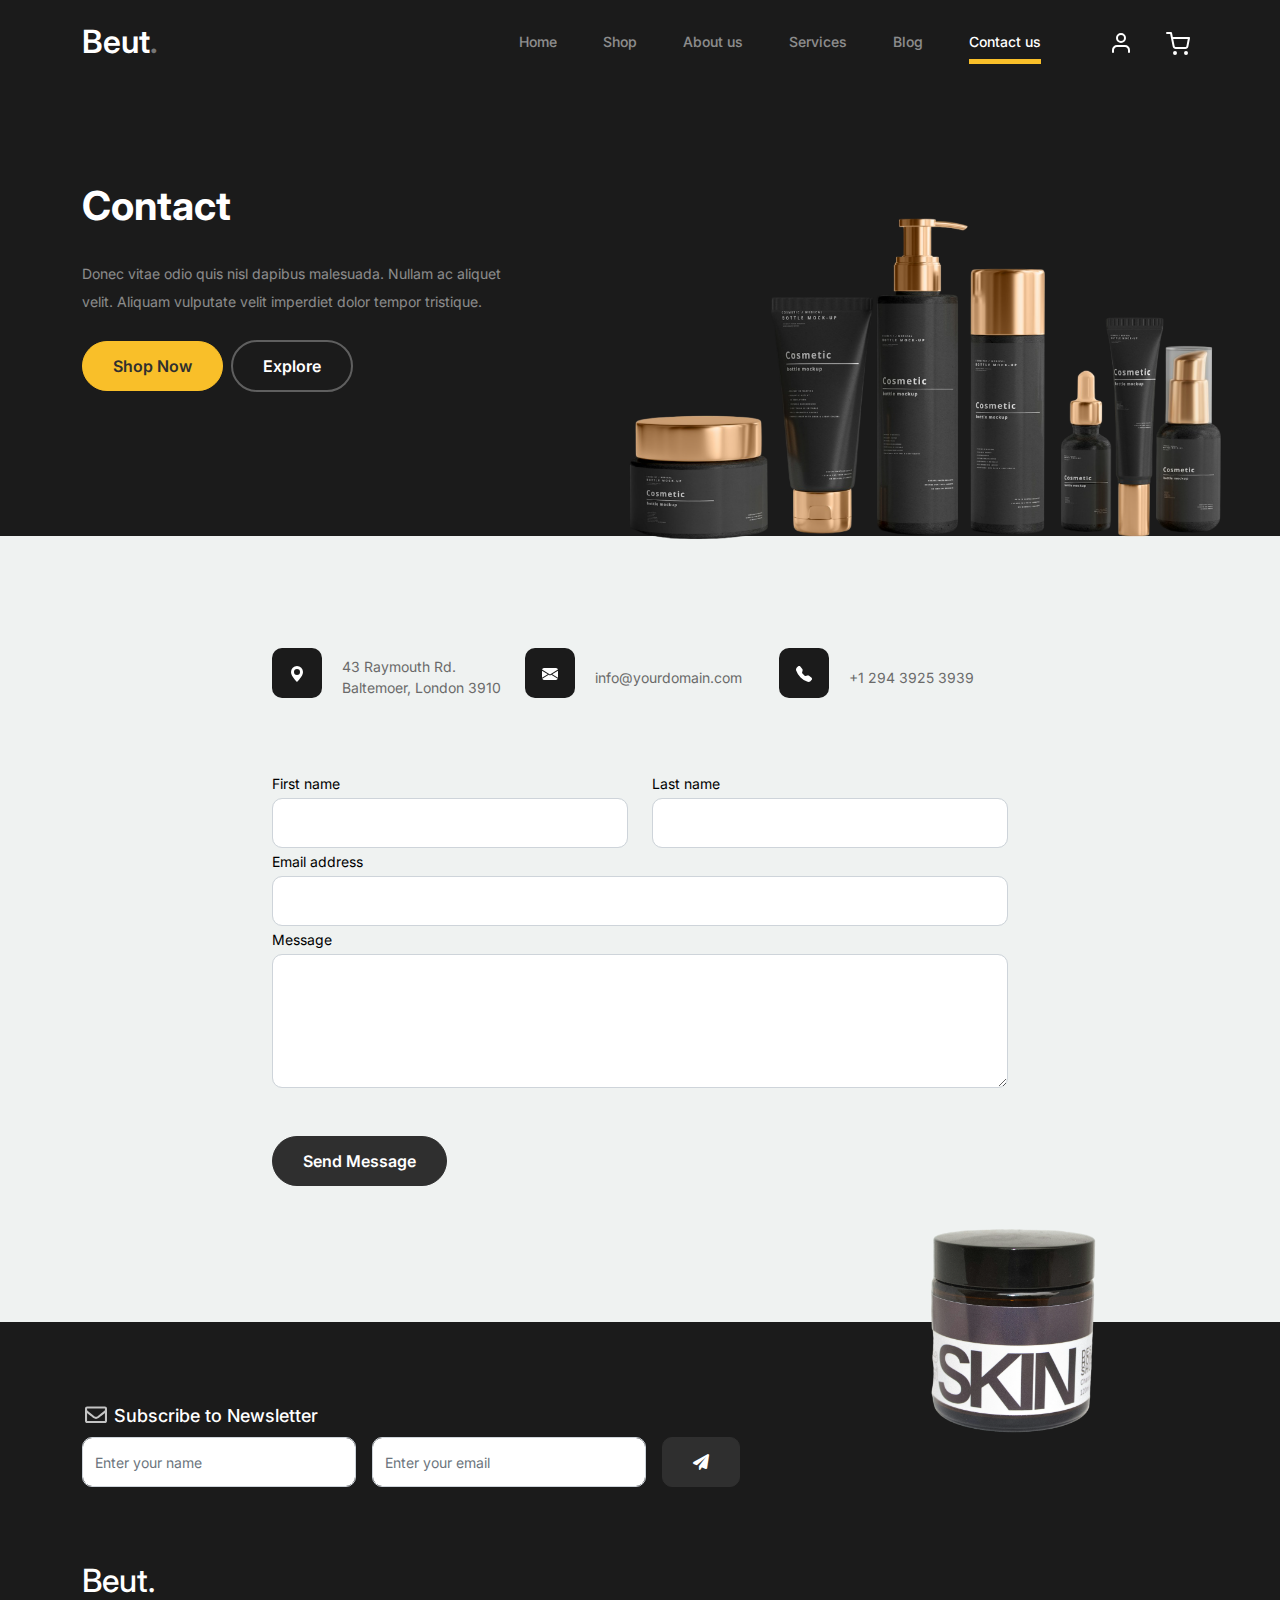
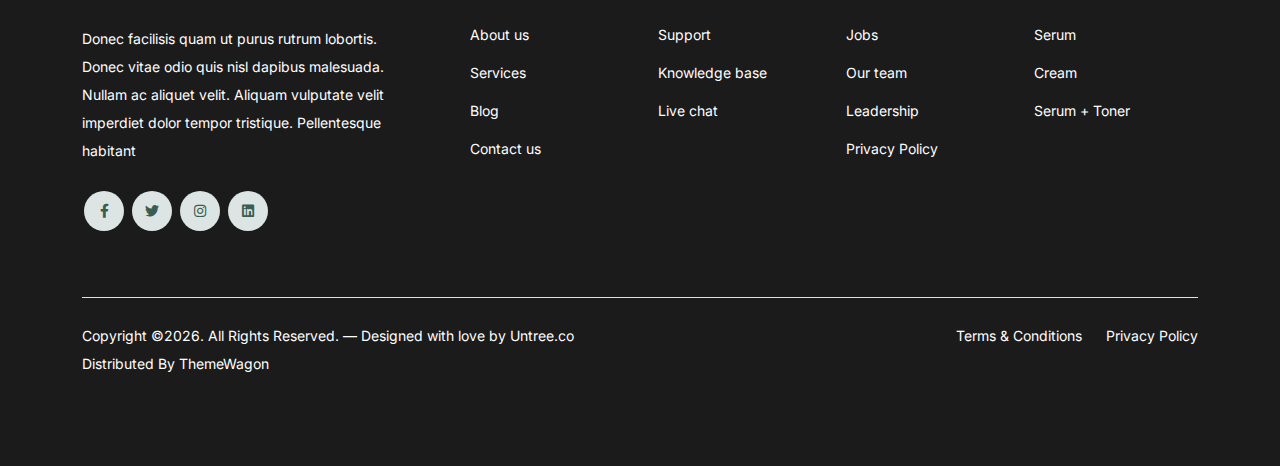
<file: beut-1.0/beut-1.0/contact.html>
<!-- /*
* Bootstrap 5
* Template Name: Furni
* Template Author: Untree.co
* Template URI: https://untree.co/
* License: https://creativecommons.org/licenses/by/3.0/
*/ -->
<!doctype html>
<html lang="en">
<head>
  <meta charset="utf-8">
  <meta name="viewport" content="width=device-width, initial-scale=1, shrink-to-fit=no">
  <meta name="author" content="Untree.co">

  <meta name="description" content="" />
  <meta name="keywords" content="bootstrap, bootstrap4" />

		<!-- Bootstrap CSS -->
		<link href="css/bootstrap.min.css" rel="stylesheet">
		<link href="https://cdnjs.cloudflare.com/ajax/libs/font-awesome/6.0.0-beta3/css/all.min.css" rel="stylesheet">
		<link href="css/tiny-slider.css" rel="stylesheet">
		<link href="css/style.css" rel="stylesheet">
		<title>Beut</title>
	</head>

	<body>

		<!-- Start Header/Navigation -->
		<nav class="custom-navbar navbar navbar navbar-expand-md navbar-dark bg-dark" arial-label="Furni navigation bar">

			<div class="container">
				<a class="navbar-brand" href="index.html">Beut<span>.</span></a>

				<button class="navbar-toggler" type="button" data-bs-toggle="collapse" data-bs-target="#navbarsFurni" aria-controls="navbarsFurni" aria-expanded="false" aria-label="Toggle navigation">
					<span class="navbar-toggler-icon"></span>
				</button>

				<div class="collapse navbar-collapse" id="navbarsFurni">
					<ul class="custom-navbar-nav navbar-nav ms-auto mb-2 mb-md-0">
						<li class="nav-item">
							<a class="nav-link" href="index.html">Home</a>
						</li>
						<li><a class="nav-link" href="shop.html">Shop</a></li>
						<li><a class="nav-link" href="about.html">About us</a></li>
						<li><a class="nav-link" href="services.html">Services</a></li>
						<li><a class="nav-link" href="blog.html">Blog</a></li>
						<li class="active"><a class="nav-link" href="contact.html">Contact us</a></li>
					</ul>

					<ul class="custom-navbar-cta navbar-nav mb-2 mb-md-0 ms-5">
						<li><a class="nav-link" href="#"><img src="images/user.svg"></a></li>
						<li><a class="nav-link" href="cart.html"><img src="images/cart.svg"></a></li>
					</ul>
				</div>
			</div>
				
		</nav>
		<!-- End Header/Navigation -->

		<!-- Start Hero Section -->
			<div class="hero">
				<div class="container">
					<div class="row justify-content-between">
						<div class="col-lg-5">
							<div class="intro-excerpt">
								<h1>Contact</h1>
								<p class="mb-4">Donec vitae odio quis nisl dapibus malesuada. Nullam ac aliquet velit. Aliquam vulputate velit imperdiet dolor tempor tristique.</p>
								<p><a href="" class="btn btn-secondary me-2">Shop Now</a><a href="#" class="btn btn-white-outline">Explore</a></p>
							</div>
						</div>
						<div class="col-lg-7">
							<div class="hero-img-wrap">
								<img src="downloadedImages/pmv-chamara-inMtJzduxIg-unsplash-Photoroom.png" class="img-fluid">
							</div>
						</div>
					</div>
				</div>
			</div>
		<!-- End Hero Section -->

		
		<!-- Start Contact Form -->
		<div class="untree_co-section">
      <div class="container">

        <div class="block">
          <div class="row justify-content-center">


            <div class="col-md-8 col-lg-8 pb-4">


              <div class="row mb-5">
                <div class="col-lg-4">
                  <div  class="service no-shadow align-items-center link horizontal d-flex active" data-aos="fade-left" data-aos-delay="0">
                    <div class="service-icon color-1 mb-4">
                      <svg xmlns="http://www.w3.org/2000/svg" width="16" height="16" fill="currentColor" class="bi bi-geo-alt-fill" viewBox="0 0 16 16">
                        <path d="M8 16s6-5.686 6-10A6 6 0 0 0 2 6c0 4.314 6 10 6 10zm0-7a3 3 0 1 1 0-6 3 3 0 0 1 0 6z"/>
                      </svg>
                    </div> <!-- /.icon -->
                    <div class="service-contents">
                      <p>43 Raymouth Rd. Baltemoer, London 3910</p>
                    </div> <!-- /.service-contents-->
                  </div> <!-- /.service -->
                </div>

                <div class="col-lg-4">
                  <div  class="service no-shadow align-items-center link horizontal d-flex active" data-aos="fade-left" data-aos-delay="0">
                    <div class="service-icon color-1 mb-4">
                      <svg xmlns="http://www.w3.org/2000/svg" width="16" height="16" fill="currentColor" class="bi bi-envelope-fill" viewBox="0 0 16 16">
                        <path d="M.05 3.555A2 2 0 0 1 2 2h12a2 2 0 0 1 1.95 1.555L8 8.414.05 3.555zM0 4.697v7.104l5.803-3.558L0 4.697zM6.761 8.83l-6.57 4.027A2 2 0 0 0 2 14h12a2 2 0 0 0 1.808-1.144l-6.57-4.027L8 9.586l-1.239-.757zm3.436-.586L16 11.801V4.697l-5.803 3.546z"/>
                      </svg>
                    </div> <!-- /.icon -->
                    <div class="service-contents">
                      <p>info@yourdomain.com</p>
                    </div> <!-- /.service-contents-->
                  </div> <!-- /.service -->
                </div>

                <div class="col-lg-4">
                  <div  class="service no-shadow align-items-center link horizontal d-flex active" data-aos="fade-left" data-aos-delay="0">
                    <div class="service-icon color-1 mb-4">
                      <svg xmlns="http://www.w3.org/2000/svg" width="16" height="16" fill="currentColor" class="bi bi-telephone-fill" viewBox="0 0 16 16">
                        <path fill-rule="evenodd" d="M1.885.511a1.745 1.745 0 0 1 2.61.163L6.29 2.98c.329.423.445.974.315 1.494l-.547 2.19a.678.678 0 0 0 .178.643l2.457 2.457a.678.678 0 0 0 .644.178l2.189-.547a1.745 1.745 0 0 1 1.494.315l2.306 1.794c.829.645.905 1.87.163 2.611l-1.034 1.034c-.74.74-1.846 1.065-2.877.702a18.634 18.634 0 0 1-7.01-4.42 18.634 18.634 0 0 1-4.42-7.009c-.362-1.03-.037-2.137.703-2.877L1.885.511z"/>
                      </svg>
                    </div> <!-- /.icon -->
                    <div class="service-contents">
                      <p>+1 294 3925 3939</p>
                    </div> <!-- /.service-contents-->
                  </div> <!-- /.service -->
                </div>
              </div>

              <form>
                <div class="row">
                  <div class="col-6">
                    <div class="form-group">
                      <label class="text-black" for="fname">First name</label>
                      <input type="text" class="form-control" id="fname">
                    </div>
                  </div>
                  <div class="col-6">
                    <div class="form-group">
                      <label class="text-black" for="lname">Last name</label>
                      <input type="text" class="form-control" id="lname">
                    </div>
                  </div>
                </div>
                <div class="form-group">
                  <label class="text-black" for="email">Email address</label>
                  <input type="email" class="form-control" id="email">
                </div>

                <div class="form-group mb-5">
                  <label class="text-black" for="message">Message</label>
                  <textarea name="" class="form-control" id="message" cols="30" rows="5"></textarea>
                </div>

                <button type="submit" class="btn btn-primary-hover-outline">Send Message</button>
              </form>

            </div>

          </div>

        </div>

      </div>


    </div>
  </div>

  <!-- End Contact Form -->

		

		<!-- Start Footer Section -->
		<footer class="footer-section" style="background-color: #1b1b1b;">
			<div class="container relative text-white">

				<div class="sofa-img">
					<img src="downloadedImages/sam-limon-swCFT0GWhos-unsplash-Photoroom.png" alt="Image" class="img-fluid">
				</div>

				<div class="row">
					<div class="col-lg-8">
						<div class="subscription-form">
							<h3 class="d-flex align-items-center"><span class="me-1"><img src="images/envelope-outline.svg" alt="Image" class="img-fluid"></span><span class="text-white">Subscribe to Newsletter</span></h3>

							<form action="#" class="row g-3">
								<div class="col-auto">
									<input type="text" class="form-control" placeholder="Enter your name">
								</div>
								<div class="col-auto">
									<input type="email" class="form-control" placeholder="Enter your email">
								</div>
								<div class="col-auto">
									<button class="btn btn-dark">
										<span class="fa fa-paper-plane"></span>
									</button>
								</div>
							</form>

						</div>
					</div>
				</div>

				<div class="row g-5 mb-5">
					<div class="col-lg-4">
						<div class="mb-4 footer-logo-wrap"><a href="#" class="footer-logo text-white">Beut<span>.</span></a></div>
						<p class="mb-4">Donec facilisis quam ut purus rutrum lobortis. Donec vitae odio quis nisl dapibus malesuada. Nullam ac aliquet velit. Aliquam vulputate velit imperdiet dolor tempor tristique. Pellentesque habitant</p>

						<ul class="list-unstyled custom-social">
							<li><a href="#"><span class="fa fa-brands fa-facebook-f"></span></a></li>
							<li><a href="#"><span class="fa fa-brands fa-twitter"></span></a></li>
							<li><a href="#"><span class="fa fa-brands fa-instagram"></span></a></li>
							<li><a href="#"><span class="fa fa-brands fa-linkedin"></span></a></li>
						</ul>
					</div>

					<div class="col-lg-8 ">
						<div class="row links-wrap ">
							<div class="col-6 col-sm-6 col-md-3">
								<ul class="list-unstyled">
									<li><a class=" text-white" href="#">About us</a></li>
									<li><a class=" text-white" href="#">Services</a></li>
									<li><a class=" text-white" href="#">Blog</a></li>
									<li><a class=" text-white" href="#">Contact us</a></li>
								</ul>
							</div>

							<div class="col-6 col-sm-6 col-md-3">
								<ul class="list-unstyled">
									<li><a class=" text-white" href="#">Support</a></li>
									<li><a class=" text-white" href="#">Knowledge base</a></li>
									<li><a class=" text-white" href="#">Live chat</a></li>
								</ul>
							</div>

							<div class="col-6 col-sm-6 col-md-3">
								<ul class="list-unstyled">
									<li><a class=" text-white" href="#">Jobs</a></li>
									<li><a class=" text-white" href="#">Our team</a></li>
									<li><a class=" text-white" href="#">Leadership</a></li>
									<li><a class=" text-white" href="#">Privacy Policy</a></li>
								</ul>
							</div>

							<div class="col-6 col-sm-6 col-md-3">
								<ul class="list-unstyled">
									<li><a class=" text-white" href="#">Serum</a></li>
									<li><a class=" text-white" href="#">Cream</a></li>
									<li><a class=" text-white" href="#">Serum + Toner</a></li>
								</ul>
							</div>
						</div>
					</div>

				</div>

				<div class="border-top copyright">
					<div class="row pt-4">
						<div class="col-lg-6">
							<p class="mb-2 text-center text-lg-start">Copyright &copy;<script>document.write(new Date().getFullYear());</script>. All Rights Reserved. &mdash; Designed with love by <a class="text-white" href="https://untree.co">Untree.co</a> Distributed By <a hreff="https://themewagon.com">ThemeWagon</a>  <!-- License information: https://untree.co/license/ -->
							</p>
						</div>

						<div class="col-lg-6 text-center text-lg-end">
							<ul class="list-unstyled d-inline-flex ms-auto">
								<li class="me-4"><a class=" text-white" href="#">Terms &amp; Conditions</a></li>
								<li><a class=" text-white" href="#">Privacy Policy</a></li>
							</ul>
						</div>

					</div>
				</div>

			</div>
		</footer>
		<!-- End Footer Section -->	


		<script src="js/bootstrap.bundle.min.js"></script>
		<script src="js/tiny-slider.js"></script>
		<script src="js/custom.js"></script>
	</body>

</html>
</file>
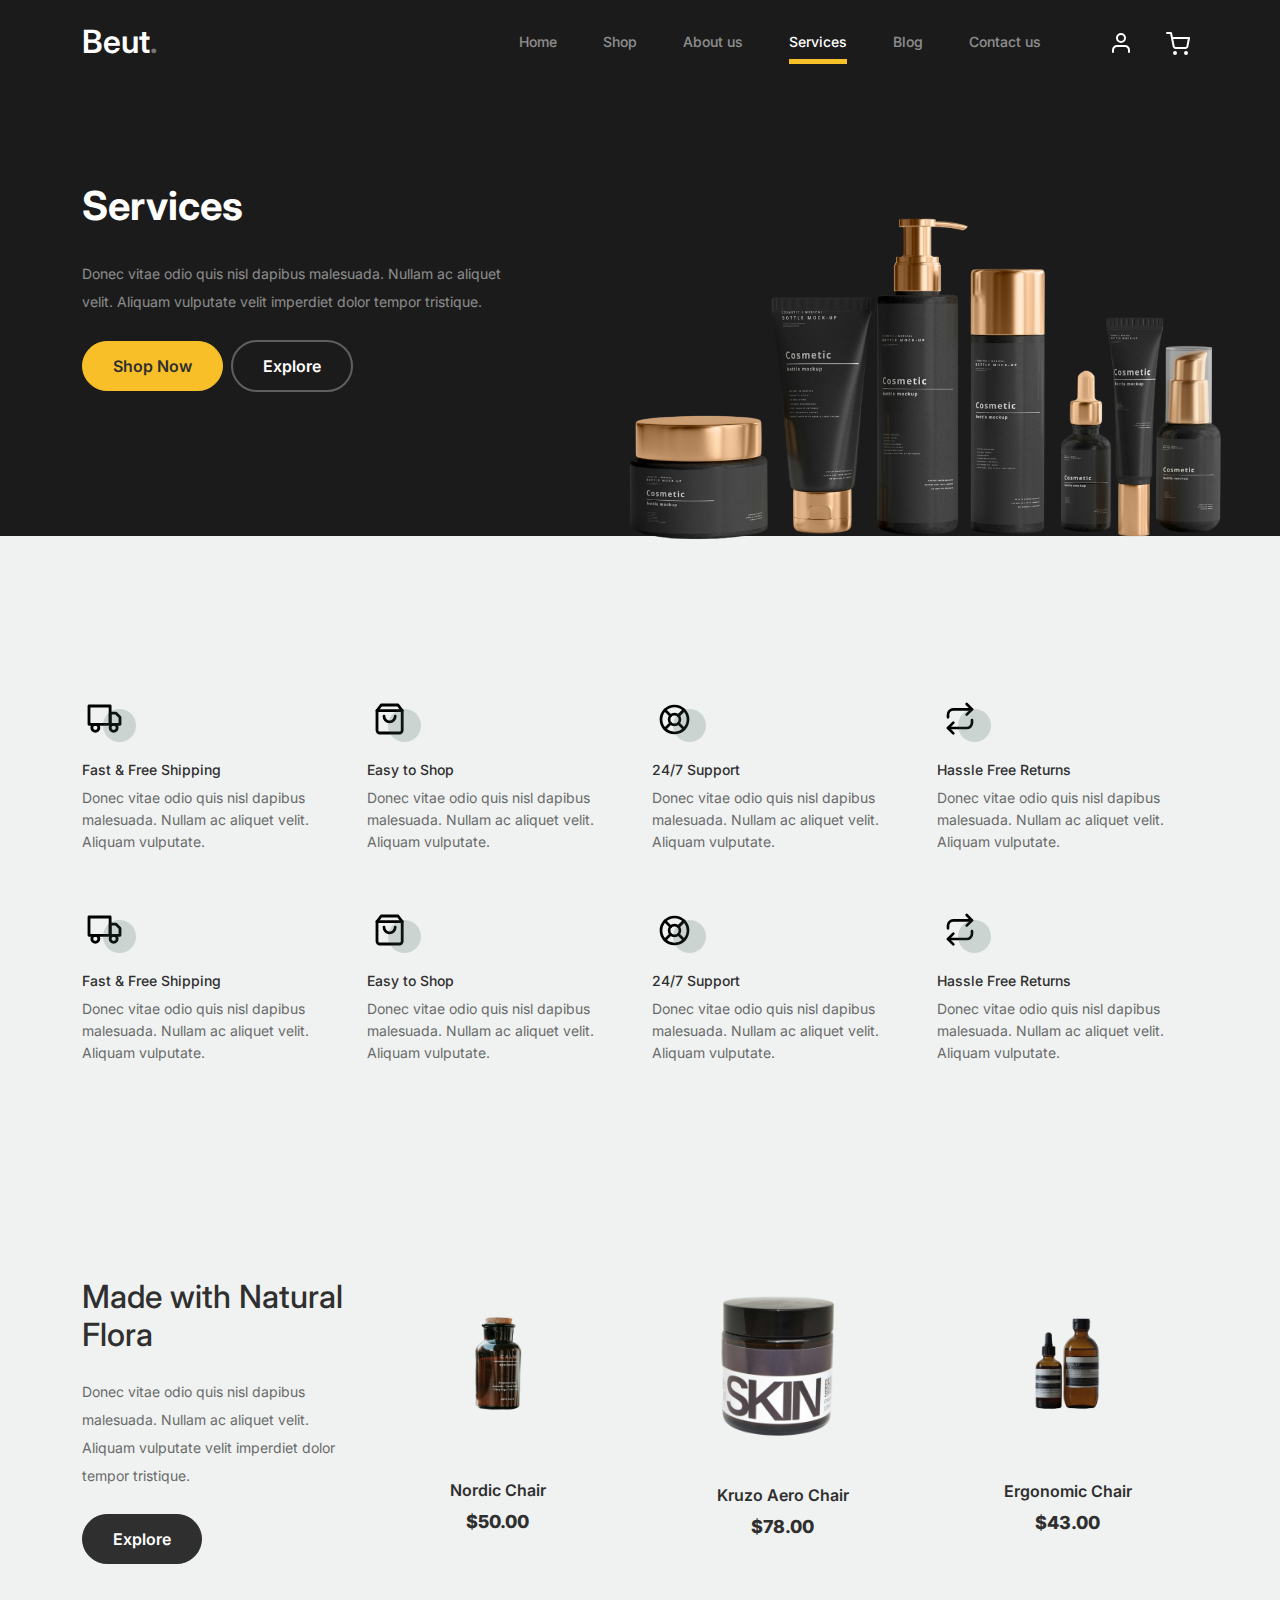
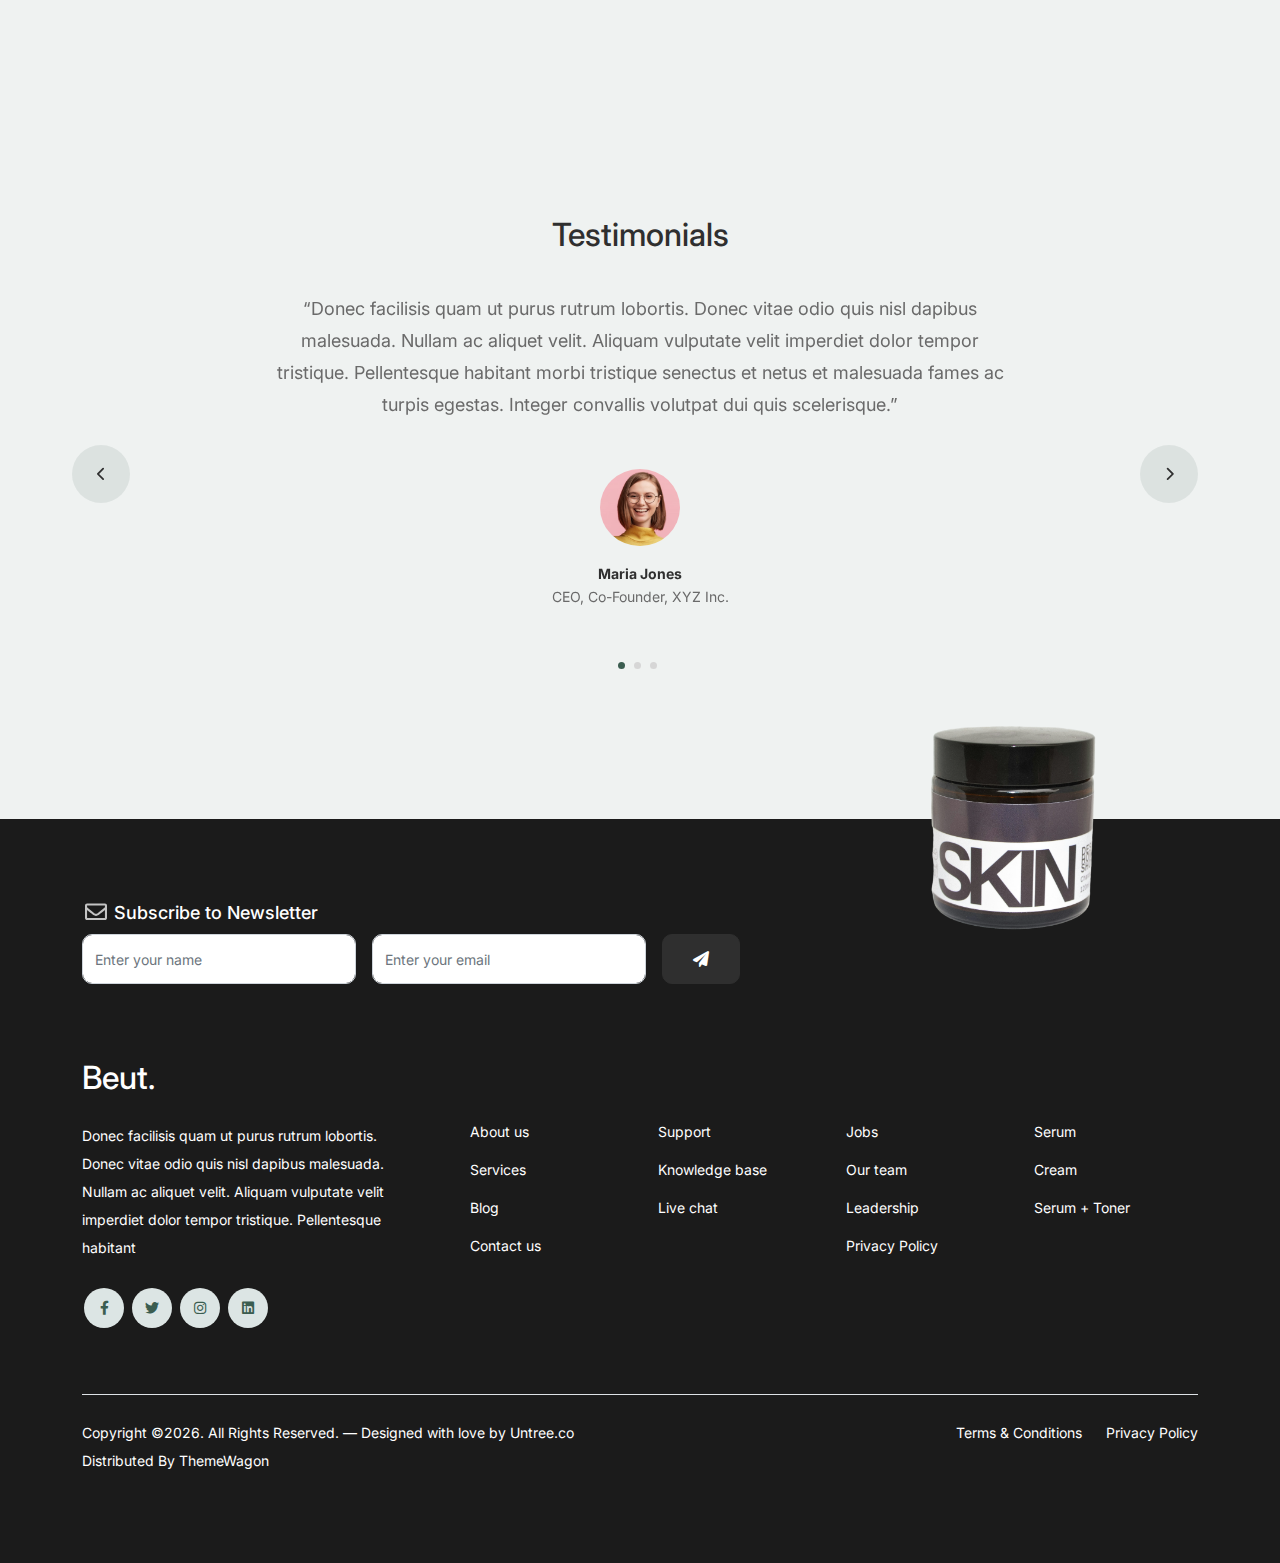
<file: beut-1.0/beut-1.0/services.html>
<!-- /*
* Bootstrap 5
* Template Name: Furni
* Template Author: Untree.co
* Template URI: https://untree.co/
* License: https://creativecommons.org/licenses/by/3.0/
*/ -->
<!doctype html>
<html lang="en">
<head>
  <meta charset="utf-8">
  <meta name="viewport" content="width=device-width, initial-scale=1, shrink-to-fit=no">
  <meta name="author" content="Untree.co">

  <meta name="description" content="" />
  <meta name="keywords" content="bootstrap, bootstrap4" />

		<!-- Bootstrap CSS -->
		<link href="css/bootstrap.min.css" rel="stylesheet">
		<link href="https://cdnjs.cloudflare.com/ajax/libs/font-awesome/6.0.0-beta3/css/all.min.css" rel="stylesheet">
		<link href="css/tiny-slider.css" rel="stylesheet">
		<link href="css/style.css" rel="stylesheet">
		<title>Beut</title>
	</head>

	<body>

		<!-- Start Header/Navigation -->
		<nav class="custom-navbar navbar navbar navbar-expand-md navbar-dark bg-dark" arial-label="Furni navigation bar">

			<div class="container">
				<a class="navbar-brand" href="index.html">Beut<span>.</span></a>

				<button class="navbar-toggler" type="button" data-bs-toggle="collapse" data-bs-target="#navbarsFurni" aria-controls="navbarsFurni" aria-expanded="false" aria-label="Toggle navigation">
					<span class="navbar-toggler-icon"></span>
				</button>

				<div class="collapse navbar-collapse" id="navbarsFurni">
					<ul class="custom-navbar-nav navbar-nav ms-auto mb-2 mb-md-0">
						<li class="nav-item">
							<a class="nav-link" href="index.html">Home</a>
						</li>
						<li><a class="nav-link" href="shop.html">Shop</a></li>
						<li><a class="nav-link" href="about.html">About us</a></li>
						<li class="active"><a class="nav-link" href="services.html">Services</a></li>
						<li><a class="nav-link" href="blog.html">Blog</a></li>
						<li><a class="nav-link" href="contact.html">Contact us</a></li>
					</ul>

					<ul class="custom-navbar-cta navbar-nav mb-2 mb-md-0 ms-5">
						<li><a class="nav-link" href="#"><img src="images/user.svg"></a></li>
						<li><a class="nav-link" href="cart.html"><img src="images/cart.svg"></a></li>
					</ul>
				</div>
			</div>
				
		</nav>
		<!-- End Header/Navigation -->

		<!-- Start Hero Section -->
			<div class="hero">
				<div class="container">
					<div class="row justify-content-between">
						<div class="col-lg-5">
							<div class="intro-excerpt">
								<h1>Services</h1>
								<p class="mb-4">Donec vitae odio quis nisl dapibus malesuada. Nullam ac aliquet velit. Aliquam vulputate velit imperdiet dolor tempor tristique.</p>
								<p><a href="" class="btn btn-secondary me-2">Shop Now</a><a href="#" class="btn btn-white-outline">Explore</a></p>
							</div>
						</div>
						<div class="col-lg-7">
							<div class="hero-img-wrap">
								<img src="downloadedImages/pmv-chamara-inMtJzduxIg-unsplash-Photoroom.png" class="img-fluid">
							</div>
						</div>
					</div>
				</div>
			</div>
		<!-- End Hero Section -->

		

		<!-- Start Why Choose Us Section -->
		<div class="why-choose-section">
			<div class="container">
				
				
				<div class="row my-5">
					<div class="col-6 col-md-6 col-lg-3 mb-4">
						<div class="feature">
							<div class="icon">
								<img src="images/truck.svg" alt="Image" class="imf-fluid">
							</div>
							<h3>Fast &amp; Free Shipping</h3>
							<p>Donec vitae odio quis nisl dapibus malesuada. Nullam ac aliquet velit. Aliquam vulputate.</p>
						</div>
					</div>

					<div class="col-6 col-md-6 col-lg-3 mb-4">
						<div class="feature">
							<div class="icon">
								<img src="images/bag.svg" alt="Image" class="imf-fluid">
							</div>
							<h3>Easy to Shop</h3>
							<p>Donec vitae odio quis nisl dapibus malesuada. Nullam ac aliquet velit. Aliquam vulputate.</p>
						</div>
					</div>

					<div class="col-6 col-md-6 col-lg-3 mb-4">
						<div class="feature">
							<div class="icon">
								<img src="images/support.svg" alt="Image" class="imf-fluid">
							</div>
							<h3>24/7 Support</h3>
							<p>Donec vitae odio quis nisl dapibus malesuada. Nullam ac aliquet velit. Aliquam vulputate.</p>
						</div>
					</div>

					<div class="col-6 col-md-6 col-lg-3 mb-4">
						<div class="feature">
							<div class="icon">
								<img src="images/return.svg" alt="Image" class="imf-fluid">
							</div>
							<h3>Hassle Free Returns</h3>
							<p>Donec vitae odio quis nisl dapibus malesuada. Nullam ac aliquet velit. Aliquam vulputate.</p>
						</div>
					</div>

					<div class="col-6 col-md-6 col-lg-3 mb-4">
						<div class="feature">
							<div class="icon">
								<img src="images/truck.svg" alt="Image" class="imf-fluid">
							</div>
							<h3>Fast &amp; Free Shipping</h3>
							<p>Donec vitae odio quis nisl dapibus malesuada. Nullam ac aliquet velit. Aliquam vulputate.</p>
						</div>
					</div>

					<div class="col-6 col-md-6 col-lg-3 mb-4">
						<div class="feature">
							<div class="icon">
								<img src="images/bag.svg" alt="Image" class="imf-fluid">
							</div>
							<h3>Easy to Shop</h3>
							<p>Donec vitae odio quis nisl dapibus malesuada. Nullam ac aliquet velit. Aliquam vulputate.</p>
						</div>
					</div>

					<div class="col-6 col-md-6 col-lg-3 mb-4">
						<div class="feature">
							<div class="icon">
								<img src="images/support.svg" alt="Image" class="imf-fluid">
							</div>
							<h3>24/7 Support</h3>
							<p>Donec vitae odio quis nisl dapibus malesuada. Nullam ac aliquet velit. Aliquam vulputate.</p>
						</div>
					</div>

					<div class="col-6 col-md-6 col-lg-3 mb-4">
						<div class="feature">
							<div class="icon">
								<img src="images/return.svg" alt="Image" class="imf-fluid">
							</div>
							<h3>Hassle Free Returns</h3>
							<p>Donec vitae odio quis nisl dapibus malesuada. Nullam ac aliquet velit. Aliquam vulputate.</p>
						</div>
					</div>

				</div>
			
			</div>
		</div>
		<!-- End Why Choose Us Section -->

		<!-- Start Product Section -->
		<div class="product-section pt-0">
			<div class="container">
				<div class="row">

					<!-- Start Column 1 -->
					<div class="col-md-12 col-lg-3 mb-5 mb-lg-0">
						<h2 class="mb-4 section-title">Made with Natural Flora</h2>
						<p class="mb-4">Donec vitae odio quis nisl dapibus malesuada. Nullam ac aliquet velit. Aliquam vulputate velit imperdiet dolor tempor tristique. </p>
						<p><a href="#" class="btn">Explore</a></p>
					</div> 
					<!-- End Column 1 -->

					<!-- Start Column 2 -->
					<div class="col-12 col-md-4 col-lg-3 mb-5 mb-md-0">
						<a class="product-item" href="#">
							<img src="downloadedImages/mona-jain-Q9ltHsFQ2jk-unsplash (1)-Photoroom.png" class="img-fluid product-thumbnail">
							<h3 class="product-title">Nordic Chair</h3>
							<strong class="product-price">$50.00</strong>

							<span class="icon-cross">
								<img src="images/cross.svg" class="img-fluid">
							</span>
						</a>
					</div> 
					<!-- End Column 2 -->

					<!-- Start Column 3 -->
					<div class="col-12 col-md-4 col-lg-3 mb-5 mb-md-0">
						<a class="product-item" href="#">
							<img src="downloadedImages/sam-limon-swCFT0GWhos-unsplash-Photoroom.png" class="img-fluid product-thumbnail">
							<h3 class="product-title">Kruzo Aero Chair</h3>
							<strong class="product-price">$78.00</strong>

							<span class="icon-cross">
								<img src="images/cross.svg" class="img-fluid">
							</span>
						</a>
					</div>
					<!-- End Column 3 -->

					<!-- Start Column 4 -->
					<div class="col-12 col-md-4 col-lg-3 mb-5 mb-md-0">
						<a class="product-item" href="#">
							<img src="downloadedImages/cristi-ursea-wT_hSnpJ_sA-unsplash-Photoroom.png" class="img-fluid product-thumbnail">
							<h3 class="product-title">Ergonomic Chair</h3>
							<strong class="product-price">$43.00</strong>

							<span class="icon-cross">
								<img src="images/cross.svg" class="img-fluid">
							</span>
						</a>
					</div>
					<!-- End Column 4 -->

				</div>
			</div>
		</div>
		<!-- End Product Section -->

		

		<!-- Start Testimonial Slider -->
		<div class="testimonial-section before-footer-section">
			<div class="container">
				<div class="row">
					<div class="col-lg-7 mx-auto text-center">
						<h2 class="section-title">Testimonials</h2>
					</div>
				</div>

				<div class="row justify-content-center">
					<div class="col-lg-12">
						<div class="testimonial-slider-wrap text-center">

							<div id="testimonial-nav">
								<span class="prev" data-controls="prev"><span class="fa fa-chevron-left"></span></span>
								<span class="next" data-controls="next"><span class="fa fa-chevron-right"></span></span>
							</div>

							<div class="testimonial-slider">
								
								<div class="item">
									<div class="row justify-content-center">
										<div class="col-lg-8 mx-auto">

											<div class="testimonial-block text-center">
												<blockquote class="mb-5">
													<p>&ldquo;Donec facilisis quam ut purus rutrum lobortis. Donec vitae odio quis nisl dapibus malesuada. Nullam ac aliquet velit. Aliquam vulputate velit imperdiet dolor tempor tristique. Pellentesque habitant morbi tristique senectus et netus et malesuada fames ac turpis egestas. Integer convallis volutpat dui quis scelerisque.&rdquo;</p>
												</blockquote>

												<div class="author-info">
													<div class="author-pic">
														<img src="images/person-1.png" alt="Maria Jones" class="img-fluid">
													</div>
													<h3 class="font-weight-bold">Maria Jones</h3>
													<span class="position d-block mb-3">CEO, Co-Founder, XYZ Inc.</span>
												</div>
											</div>

										</div>
									</div>
								</div> 
								<!-- END item -->

								<div class="item">
									<div class="row justify-content-center">
										<div class="col-lg-8 mx-auto">

											<div class="testimonial-block text-center">
												<blockquote class="mb-5">
													<p>&ldquo;Donec facilisis quam ut purus rutrum lobortis. Donec vitae odio quis nisl dapibus malesuada. Nullam ac aliquet velit. Aliquam vulputate velit imperdiet dolor tempor tristique. Pellentesque habitant morbi tristique senectus et netus et malesuada fames ac turpis egestas. Integer convallis volutpat dui quis scelerisque.&rdquo;</p>
												</blockquote>

												<div class="author-info">
													<div class="author-pic">
														<img src="images/person-1.png" alt="Maria Jones" class="img-fluid">
													</div>
													<h3 class="font-weight-bold">Maria Jones</h3>
													<span class="position d-block mb-3">CEO, Co-Founder, XYZ Inc.</span>
												</div>
											</div>

										</div>
									</div>
								</div> 
								<!-- END item -->

								<div class="item">
									<div class="row justify-content-center">
										<div class="col-lg-8 mx-auto">

											<div class="testimonial-block text-center">
												<blockquote class="mb-5">
													<p>&ldquo;Donec facilisis quam ut purus rutrum lobortis. Donec vitae odio quis nisl dapibus malesuada. Nullam ac aliquet velit. Aliquam vulputate velit imperdiet dolor tempor tristique. Pellentesque habitant morbi tristique senectus et netus et malesuada fames ac turpis egestas. Integer convallis volutpat dui quis scelerisque.&rdquo;</p>
												</blockquote>

												<div class="author-info">
													<div class="author-pic">
														<img src="images/person-1.png" alt="Maria Jones" class="img-fluid">
													</div>
													<h3 class="font-weight-bold">Maria Jones</h3>
													<span class="position d-block mb-3">CEO, Co-Founder, XYZ Inc.</span>
												</div>
											</div>

										</div>
									</div>
								</div> 
								<!-- END item -->

							</div>

						</div>
					</div>
				</div>
			</div>
		</div>
		<!-- End Testimonial Slider -->

		

		<!-- Start Footer Section -->
		<footer class="footer-section" style="background-color: #1b1b1b;">
			<div class="container relative text-white">

				<div class="sofa-img">
					<img src="downloadedImages/sam-limon-swCFT0GWhos-unsplash-Photoroom.png" alt="Image" class="img-fluid">
				</div>

				<div class="row">
					<div class="col-lg-8">
						<div class="subscription-form">
							<h3 class="d-flex align-items-center"><span class="me-1"><img src="images/envelope-outline.svg" alt="Image" class="img-fluid"></span><span class="text-white">Subscribe to Newsletter</span></h3>

							<form action="#" class="row g-3">
								<div class="col-auto">
									<input type="text" class="form-control" placeholder="Enter your name">
								</div>
								<div class="col-auto">
									<input type="email" class="form-control" placeholder="Enter your email">
								</div>
								<div class="col-auto">
									<button class="btn btn-dark">
										<span class="fa fa-paper-plane"></span>
									</button>
								</div>
							</form>

						</div>
					</div>
				</div>

				<div class="row g-5 mb-5">
					<div class="col-lg-4">
						<div class="mb-4 footer-logo-wrap"><a href="#" class="footer-logo text-white">Beut<span>.</span></a></div>
						<p class="mb-4">Donec facilisis quam ut purus rutrum lobortis. Donec vitae odio quis nisl dapibus malesuada. Nullam ac aliquet velit. Aliquam vulputate velit imperdiet dolor tempor tristique. Pellentesque habitant</p>

						<ul class="list-unstyled custom-social">
							<li><a href="#"><span class="fa fa-brands fa-facebook-f"></span></a></li>
							<li><a href="#"><span class="fa fa-brands fa-twitter"></span></a></li>
							<li><a href="#"><span class="fa fa-brands fa-instagram"></span></a></li>
							<li><a href="#"><span class="fa fa-brands fa-linkedin"></span></a></li>
						</ul>
					</div>

					<div class="col-lg-8 ">
						<div class="row links-wrap ">
							<div class="col-6 col-sm-6 col-md-3">
								<ul class="list-unstyled">
									<li><a class=" text-white" href="#">About us</a></li>
									<li><a class=" text-white" href="#">Services</a></li>
									<li><a class=" text-white" href="#">Blog</a></li>
									<li><a class=" text-white" href="#">Contact us</a></li>
								</ul>
							</div>

							<div class="col-6 col-sm-6 col-md-3">
								<ul class="list-unstyled">
									<li><a class=" text-white" href="#">Support</a></li>
									<li><a class=" text-white" href="#">Knowledge base</a></li>
									<li><a class=" text-white" href="#">Live chat</a></li>
								</ul>
							</div>

							<div class="col-6 col-sm-6 col-md-3">
								<ul class="list-unstyled">
									<li><a class=" text-white" href="#">Jobs</a></li>
									<li><a class=" text-white" href="#">Our team</a></li>
									<li><a class=" text-white" href="#">Leadership</a></li>
									<li><a class=" text-white" href="#">Privacy Policy</a></li>
								</ul>
							</div>

							<div class="col-6 col-sm-6 col-md-3">
								<ul class="list-unstyled">
									<li><a class=" text-white" href="#">Serum</a></li>
									<li><a class=" text-white" href="#">Cream</a></li>
									<li><a class=" text-white" href="#">Serum + Toner</a></li>
								</ul>
							</div>
						</div>
					</div>

				</div>

				<div class="border-top copyright">
					<div class="row pt-4">
						<div class="col-lg-6">
							<p class="mb-2 text-center text-lg-start">Copyright &copy;<script>document.write(new Date().getFullYear());</script>. All Rights Reserved. &mdash; Designed with love by <a class="text-white" href="https://untree.co">Untree.co</a> Distributed By <a hreff="https://themewagon.com">ThemeWagon</a>  <!-- License information: https://untree.co/license/ -->
							</p>
						</div>

						<div class="col-lg-6 text-center text-lg-end">
							<ul class="list-unstyled d-inline-flex ms-auto">
								<li class="me-4"><a class=" text-white" href="#">Terms &amp; Conditions</a></li>
								<li><a class=" text-white" href="#">Privacy Policy</a></li>
							</ul>
						</div>

					</div>
				</div>

			</div>
		</footer>
		<!-- End Footer Section -->	


		<script src="js/bootstrap.bundle.min.js"></script>
		<script src="js/tiny-slider.js"></script>
		<script src="js/custom.js"></script>
	</body>

</html>
</file>
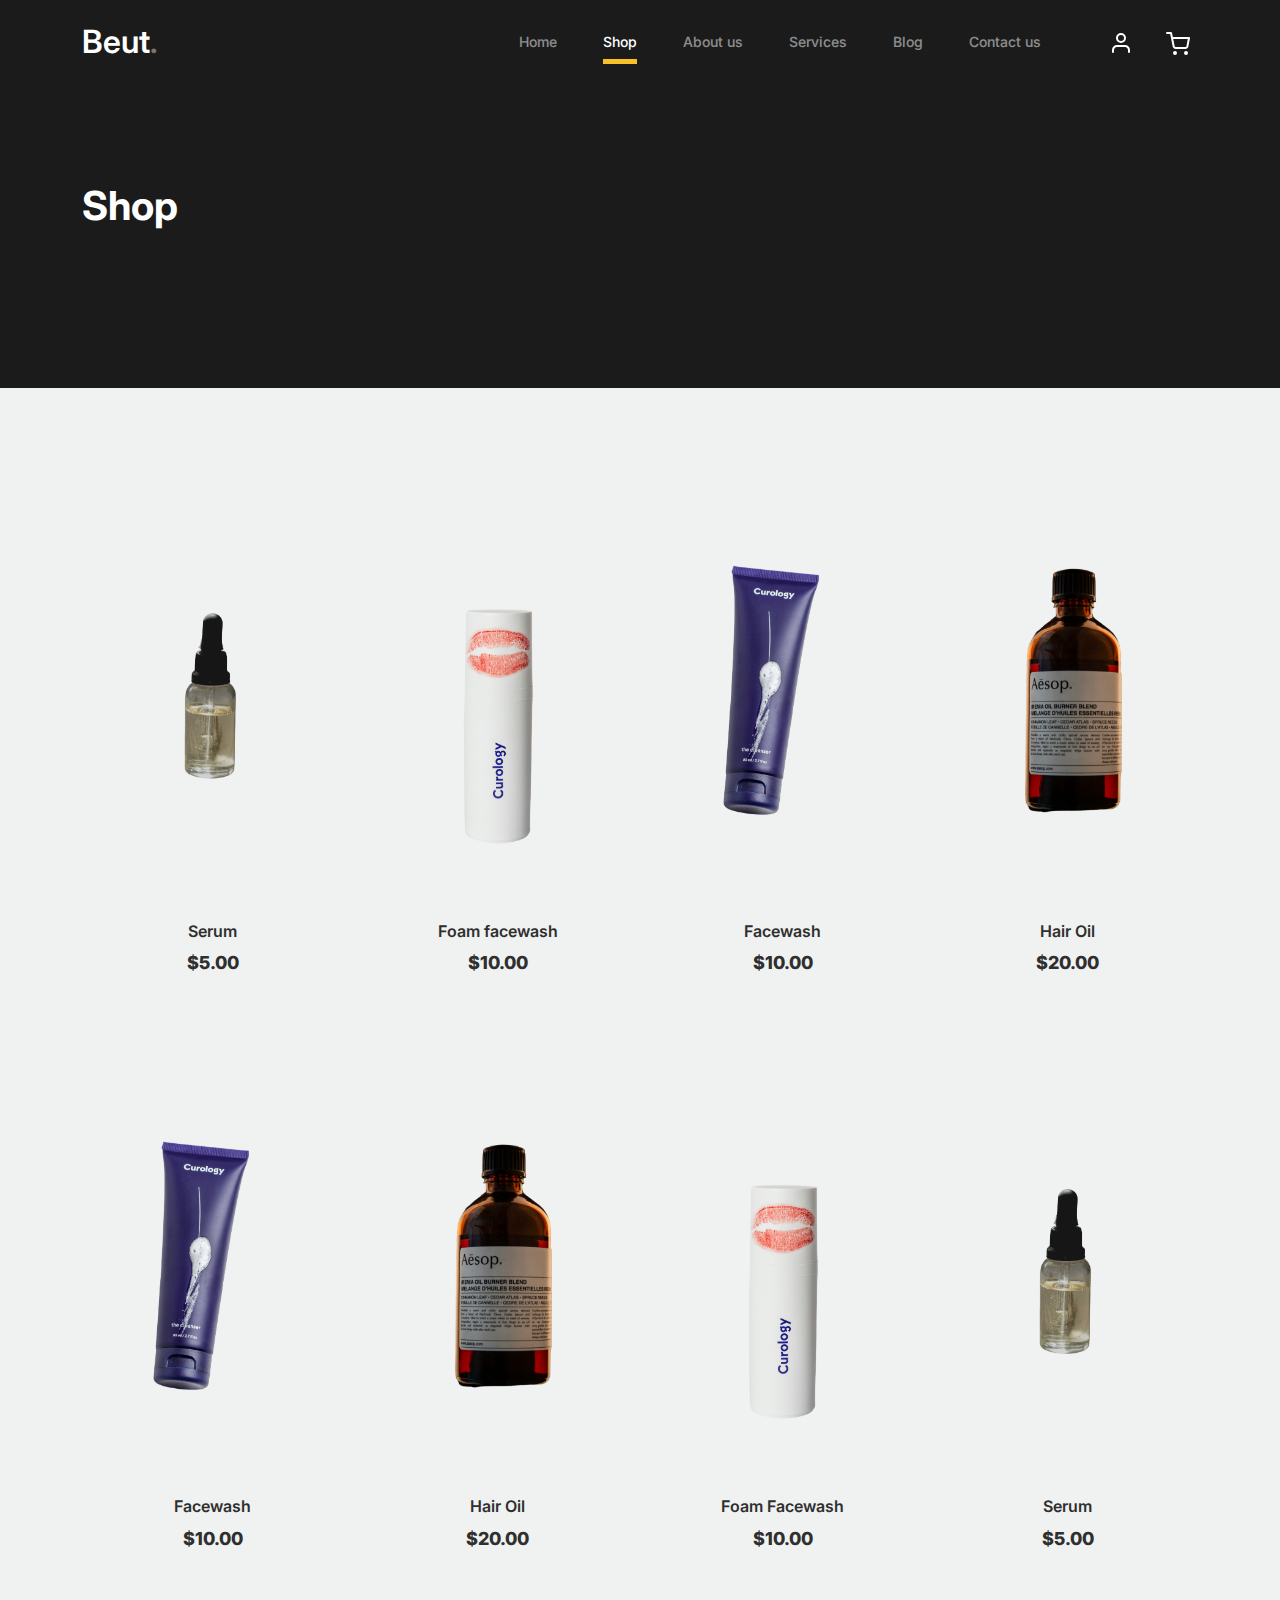
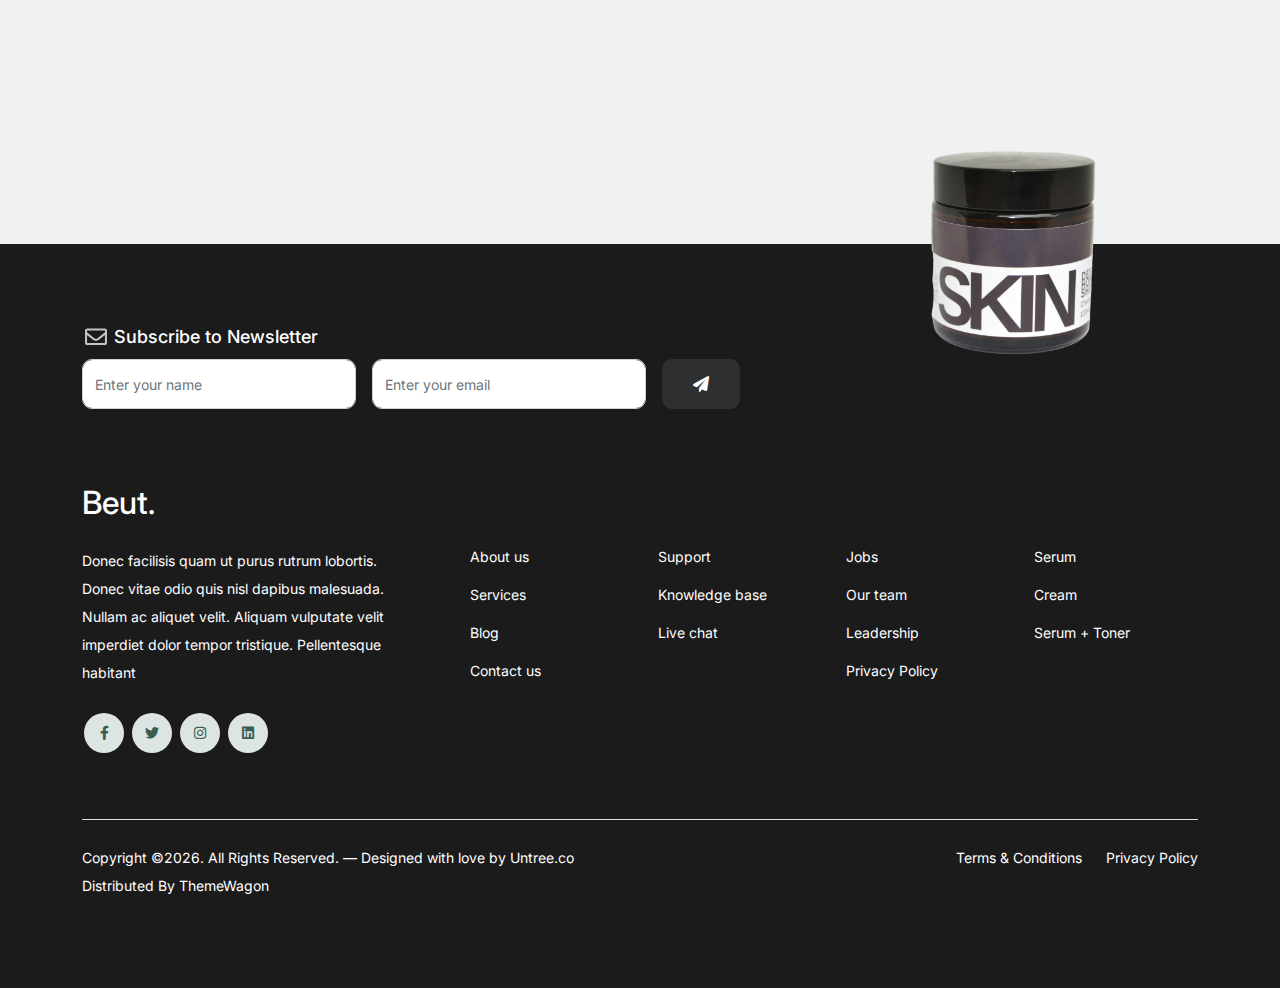
<file: beut-1.0/beut-1.0/shop.html>
<!-- /*
* Bootstrap 5
* Template Name: Furni
* Template Author: Untree.co
* Template URI: https://untree.co/
* License: https://creativecommons.org/licenses/by/3.0/
*/ -->
<!doctype html>
<html lang="en">
<head>
  <meta charset="utf-8">
  <meta name="viewport" content="width=device-width, initial-scale=1, shrink-to-fit=no">
  <meta name="author" content="Untree.co">

  <meta name="description" content="" />
  <meta name="keywords" content="bootstrap, bootstrap4" />

		<!-- Bootstrap CSS -->
		<link href="css/bootstrap.min.css" rel="stylesheet">
		<link href="https://cdnjs.cloudflare.com/ajax/libs/font-awesome/6.0.0-beta3/css/all.min.css" rel="stylesheet">
		<link href="css/tiny-slider.css" rel="stylesheet">
		<link href="css/style.css" rel="stylesheet">
		<title>Beut</title>
	</head>

	<body>

		<!-- Start Header/Navigation -->
		<nav class="custom-navbar navbar navbar navbar-expand-md navbar-dark bg-dark" arial-label="Furni navigation bar">

			<div class="container">
				<a class="navbar-brand" href="index.html">Beut<span>.</span></a>

				<button class="navbar-toggler" type="button" data-bs-toggle="collapse" data-bs-target="#navbarsFurni" aria-controls="navbarsFurni" aria-expanded="false" aria-label="Toggle navigation">
					<span class="navbar-toggler-icon"></span>
				</button>

				<div class="collapse navbar-collapse" id="navbarsFurni">
					<ul class="custom-navbar-nav navbar-nav ms-auto mb-2 mb-md-0">
						<li class="nav-item ">
							<a class="nav-link" href="index.html">Home</a>
						</li>
						<li class="active"><a class="nav-link" href="shop.html">Shop</a></li>
						<li><a class="nav-link" href="about.html">About us</a></li>
						<li><a class="nav-link" href="services.html">Services</a></li>
						<li><a class="nav-link" href="blog.html">Blog</a></li>
						<li><a class="nav-link" href="contact.html">Contact us</a></li>
					</ul>

					<ul class="custom-navbar-cta navbar-nav mb-2 mb-md-0 ms-5">
						<li><a class="nav-link" href="#"><img src="images/user.svg"></a></li>
						<li><a class="nav-link" href="cart.html"><img src="images/cart.svg"></a></li>
					</ul>
				</div>
			</div>
				
		</nav>
		<!-- End Header/Navigation -->

		<!-- Start Hero Section -->
			<div class="hero">
				<div class="container">
					<div class="row justify-content-between">
						<div class="col-lg-5">
							<div class="intro-excerpt">
								<h1>Shop</h1>
							</div>
						</div>
						<div class="col-lg-7">
							
						</div>
					</div>
				</div>
			</div>
		<!-- End Hero Section -->

		

		<div class="untree_co-section product-section before-footer-section">
		    <div class="container">
		      	<div class="row">

		      		<!-- Start Column 1 -->
					<div class="col-12 col-md-4 col-lg-3 mb-5">
						<a class="product-item" href="#">
							<img src="downloadedImages/angelica-echeverry-KPI0ApYdzUI-unsplash-Photoroom.png" class="img-fluid product-thumbnail">
							<h3 class="product-title">Serum</h3>
							<strong class="product-price">$5.00</strong>

							<span class="icon-cross">
								<img src="images/cross.svg" class="img-fluid">
							</span>
						</a>
					</div> 
					<!-- End Column 1 -->
						
					<!-- Start Column 2 -->
					<div class="col-12 col-md-4 col-lg-3 mb-5">
						<a class="product-item" href="#">
							<img src="downloadedImages/curology-whFWuMdV6o8-unsplash-Photoroom.png" class="img-fluid product-thumbnail">
							<h3 class="product-title">Foam facewash</h3>
							<strong class="product-price">$10.00</strong>

							<span class="icon-cross">
								<img src="images/cross.svg" class="img-fluid">
							</span>
						</a>
					</div> 
					<!-- End Column 2 -->

					<!-- Start Column 3 -->
					<div class="col-12 col-md-4 col-lg-3 mb-5">
						<a class="product-item" href="#">
							<img src="downloadedImages/curology-X1sIr53DhzA-unsplash-Photoroom.png" class="img-fluid product-thumbnail">
							<h3 class="product-title">Facewash</h3>
							<strong class="product-price">$10.00</strong>

							<span class="icon-cross">
								<img src="images/cross.svg" class="img-fluid">
							</span>
						</a>
					</div>
					<!-- End Column 3 -->

					<!-- Start Column 4 -->
					<div class="col-12 col-md-4 col-lg-3 mb-5">
						<a class="product-item" href="#">
							<img src="downloadedImages/rowan-freeman-4u9LSRrZusc-unsplash-Photoroom.png" class="img-fluid product-thumbnail">
							<h3 class="product-title">Hair Oil</h3>
							<strong class="product-price">$20.00</strong>

							<span class="icon-cross">
								<img src="images/cross.svg" class="img-fluid">
							</span>
						</a>
					</div>
					<!-- End Column 4 -->


					<!-- Start Column 1 -->
					<div class="col-12 col-md-4 col-lg-3 mb-5">
						<a class="product-item" href="#">
							<img src="downloadedImages/curology-X1sIr53DhzA-unsplash-Photoroom.png" class="img-fluid product-thumbnail">
							<h3 class="product-title">Facewash</h3>
							<strong class="product-price">$10.00</strong>

							<span class="icon-cross">
								<img src="images/cross.svg" class="img-fluid">
							</span>
						</a>
					</div> 
					<!-- End Column 1 -->
						
					<!-- Start Column 2 -->
					<div class="col-12 col-md-4 col-lg-3 mb-5">
						<a class="product-item" href="#">
							<img src="downloadedImages/rowan-freeman-4u9LSRrZusc-unsplash-Photoroom.png" class="img-fluid product-thumbnail">
							<h3 class="product-title">Hair Oil</h3>
							<strong class="product-price">$20.00</strong>

							<span class="icon-cross">
								<img src="images/cross.svg" class="img-fluid">
							</span>
						</a>
					</div> 
					<!-- End Column 2 -->

					<!-- Start Column 3 -->
					<div class="col-12 col-md-4 col-lg-3 mb-5">
						<a class="product-item" href="#">
							<img src="downloadedImages/curology-whFWuMdV6o8-unsplash-Photoroom.png" class="img-fluid product-thumbnail">
							<h3 class="product-title">Foam Facewash</h3>
							<strong class="product-price">$10.00</strong>

							<span class="icon-cross">
								<img src="images/cross.svg" class="img-fluid">
							</span>
						</a>
					</div>
					<!-- End Column 3 -->

					<!-- Start Column 4 -->
					<div class="col-12 col-md-4 col-lg-3 mb-5">
						<a class="product-item" href="#">
							<img src="downloadedImages/angelica-echeverry-KPI0ApYdzUI-unsplash-Photoroom.png" class="img-fluid product-thumbnail">
							<h3 class="product-title">Serum</h3>
							<strong class="product-price">$5.00</strong>

							<span class="icon-cross">
								<img src="images/cross.svg" class="img-fluid">
							</span>
						</a>
					</div>
					<!-- End Column 4 -->

		      	</div>
		    </div>
		</div>


		<!-- Start Footer Section -->
		<footer class="footer-section" style="background-color: #1b1b1b;">
			<div class="container relative text-white">

				<div class="sofa-img">
					<img src="downloadedImages/sam-limon-swCFT0GWhos-unsplash-Photoroom.png" alt="Image" class="img-fluid">
				</div>

				<div class="row">
					<div class="col-lg-8">
						<div class="subscription-form">
							<h3 class="d-flex align-items-center"><span class="me-1"><img src="images/envelope-outline.svg" alt="Image" class="img-fluid"></span><span class="text-white">Subscribe to Newsletter</span></h3>

							<form action="#" class="row g-3">
								<div class="col-auto">
									<input type="text" class="form-control" placeholder="Enter your name">
								</div>
								<div class="col-auto">
									<input type="email" class="form-control" placeholder="Enter your email">
								</div>
								<div class="col-auto">
									<button class="btn btn-dark">
										<span class="fa fa-paper-plane"></span>
									</button>
								</div>
							</form>

						</div>
					</div>
				</div>

				<div class="row g-5 mb-5">
					<div class="col-lg-4">
						<div class="mb-4 footer-logo-wrap"><a href="#" class="footer-logo text-white">Beut<span>.</span></a></div>
						<p class="mb-4">Donec facilisis quam ut purus rutrum lobortis. Donec vitae odio quis nisl dapibus malesuada. Nullam ac aliquet velit. Aliquam vulputate velit imperdiet dolor tempor tristique. Pellentesque habitant</p>

						<ul class="list-unstyled custom-social">
							<li><a href="#"><span class="fa fa-brands fa-facebook-f"></span></a></li>
							<li><a href="#"><span class="fa fa-brands fa-twitter"></span></a></li>
							<li><a href="#"><span class="fa fa-brands fa-instagram"></span></a></li>
							<li><a href="#"><span class="fa fa-brands fa-linkedin"></span></a></li>
						</ul>
					</div>

					<div class="col-lg-8 ">
						<div class="row links-wrap ">
							<div class="col-6 col-sm-6 col-md-3">
								<ul class="list-unstyled">
									<li><a class=" text-white" href="#">About us</a></li>
									<li><a class=" text-white" href="#">Services</a></li>
									<li><a class=" text-white" href="#">Blog</a></li>
									<li><a class=" text-white" href="#">Contact us</a></li>
								</ul>
							</div>

							<div class="col-6 col-sm-6 col-md-3">
								<ul class="list-unstyled">
									<li><a class=" text-white" href="#">Support</a></li>
									<li><a class=" text-white" href="#">Knowledge base</a></li>
									<li><a class=" text-white" href="#">Live chat</a></li>
								</ul>
							</div>

							<div class="col-6 col-sm-6 col-md-3">
								<ul class="list-unstyled">
									<li><a class=" text-white" href="#">Jobs</a></li>
									<li><a class=" text-white" href="#">Our team</a></li>
									<li><a class=" text-white" href="#">Leadership</a></li>
									<li><a class=" text-white" href="#">Privacy Policy</a></li>
								</ul>
							</div>

							<div class="col-6 col-sm-6 col-md-3">
								<ul class="list-unstyled">
									<li><a class=" text-white" href="#">Serum</a></li>
									<li><a class=" text-white" href="#">Cream</a></li>
									<li><a class=" text-white" href="#">Serum + Toner</a></li>
								</ul>
							</div>
						</div>
					</div>

				</div>

				<div class="border-top copyright">
					<div class="row pt-4">
						<div class="col-lg-6">
							<p class="mb-2 text-center text-lg-start">Copyright &copy;<script>document.write(new Date().getFullYear());</script>. All Rights Reserved. &mdash; Designed with love by <a class="text-white" href="https://untree.co">Untree.co</a> Distributed By <a hreff="https://themewagon.com">ThemeWagon</a>  <!-- License information: https://untree.co/license/ -->
							</p>
						</div>

						<div class="col-lg-6 text-center text-lg-end">
							<ul class="list-unstyled d-inline-flex ms-auto">
								<li class="me-4"><a class=" text-white" href="#">Terms &amp; Conditions</a></li>
								<li><a class=" text-white" href="#">Privacy Policy</a></li>
							</ul>
						</div>

					</div>
				</div>

			</div>
		</footer>
		<!-- End Footer Section -->	


		<script src="js/bootstrap.bundle.min.js"></script>
		<script src="js/tiny-slider.js"></script>
		<script src="js/custom.js"></script>
	</body>

</html>
</file>
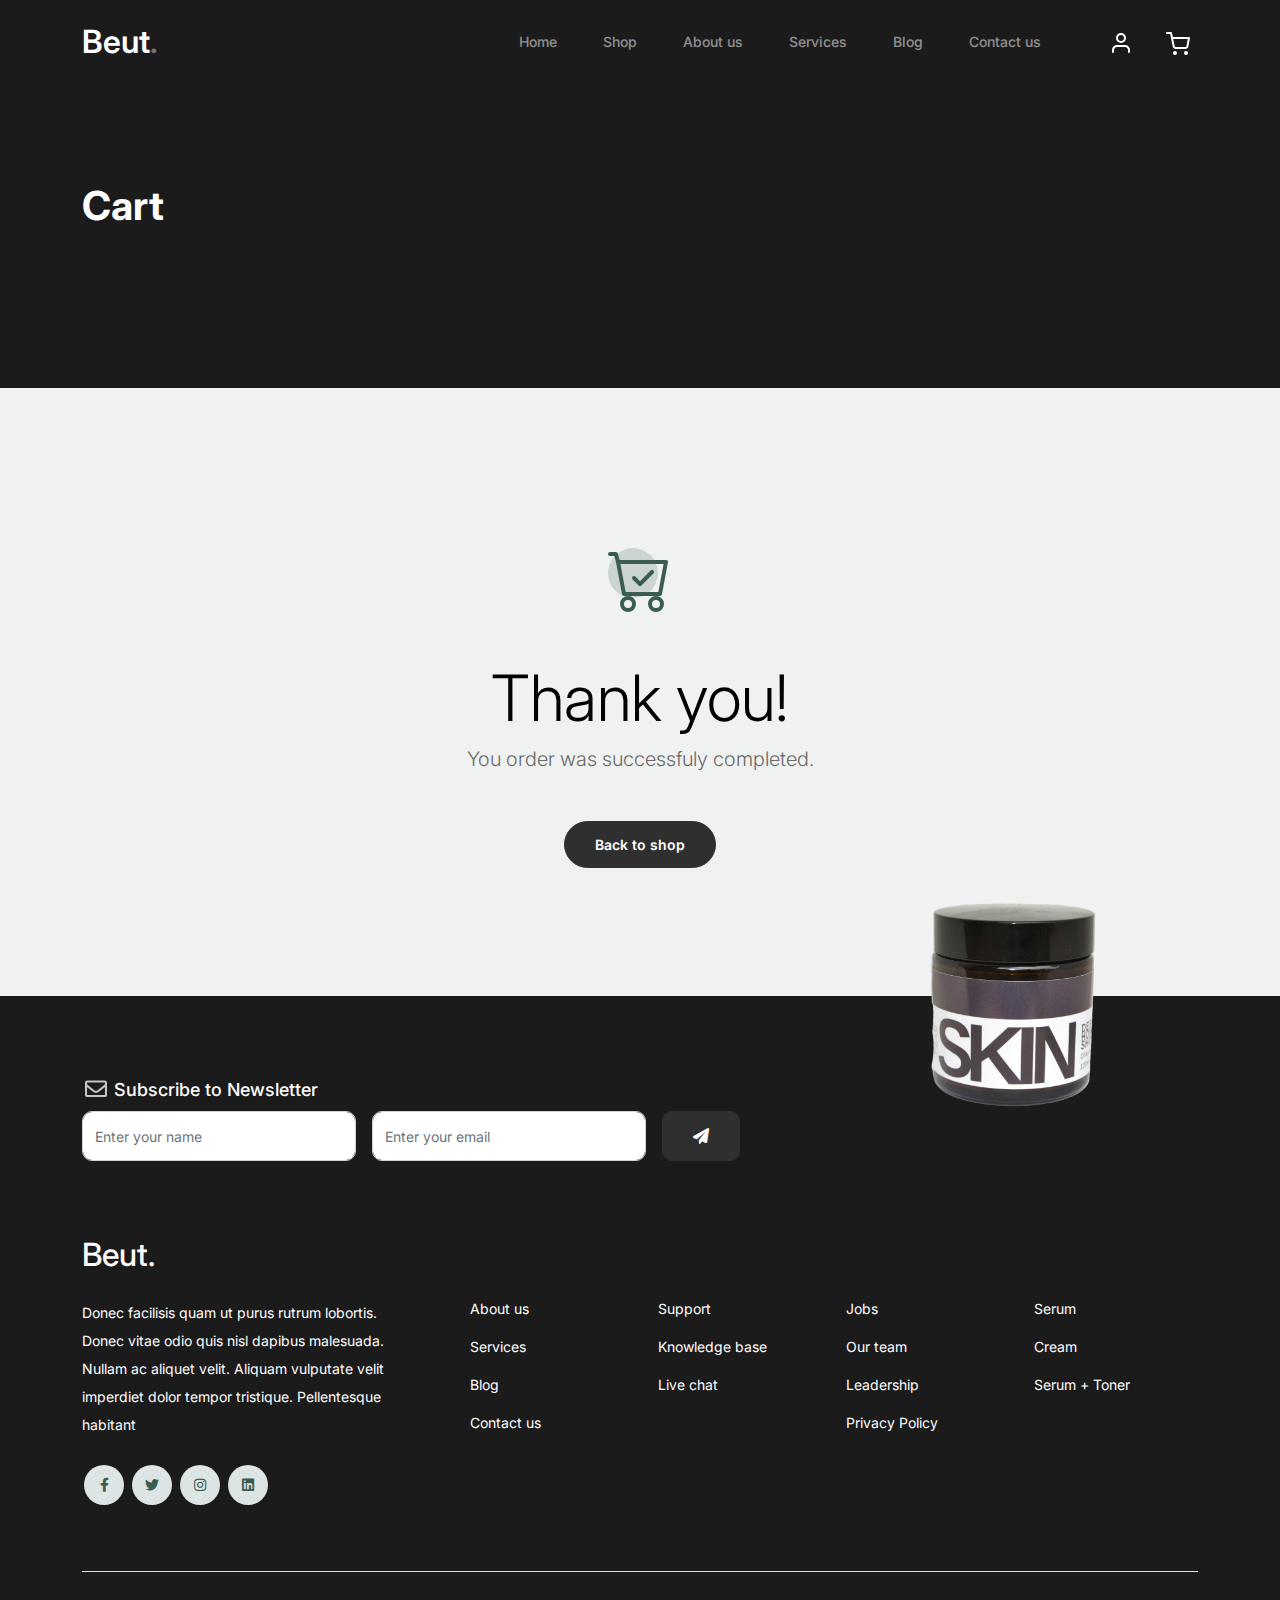
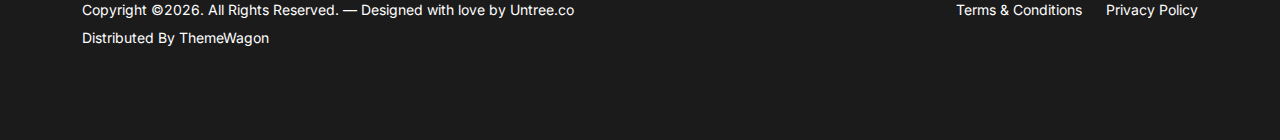
<file: beut-1.0/beut-1.0/thankyou.html>
<!-- /*
* Bootstrap 5
* Template Name: Furni
* Template Author: Untree.co
* Template URI: https://untree.co/
* License: https://creativecommons.org/licenses/by/3.0/
*/ -->
<!doctype html>
<html lang="en">
<head>
  <meta charset="utf-8">
  <meta name="viewport" content="width=device-width, initial-scale=1, shrink-to-fit=no">
  <meta name="author" content="Untree.co">

  <meta name="description" content="" />
  <meta name="keywords" content="bootstrap, bootstrap4" />

		<!-- Bootstrap CSS -->
		<link href="css/bootstrap.min.css" rel="stylesheet">
		<link href="https://cdnjs.cloudflare.com/ajax/libs/font-awesome/6.0.0-beta3/css/all.min.css" rel="stylesheet">
		<link href="css/tiny-slider.css" rel="stylesheet">
		<link href="css/style.css" rel="stylesheet">
		<title>Beut</title>
	</head>

	<body>

		<!-- Start Header/Navigation -->
		<nav class="custom-navbar navbar navbar navbar-expand-md navbar-dark bg-dark" arial-label="Furni navigation bar">

			<div class="container">
				<a class="navbar-brand" href="index.html">Beut<span>.</span></a>

				<button class="navbar-toggler" type="button" data-bs-toggle="collapse" data-bs-target="#navbarsFurni" aria-controls="navbarsFurni" aria-expanded="false" aria-label="Toggle navigation">
					<span class="navbar-toggler-icon"></span>
				</button>

				<div class="collapse navbar-collapse" id="navbarsFurni">
					<ul class="custom-navbar-nav navbar-nav ms-auto mb-2 mb-md-0">
						<li class="nav-item ">
							<a class="nav-link" href="index.html">Home</a>
						</li>
						<li><a class="nav-link" href="shop.html">Shop</a></li>
						<li><a class="nav-link" href="about.html">About us</a></li>
						<li><a class="nav-link" href="services.html">Services</a></li>
						<li><a class="nav-link" href="blog.html">Blog</a></li>
						<li><a class="nav-link" href="contact.html">Contact us</a></li>
					</ul>

					<ul class="custom-navbar-cta navbar-nav mb-2 mb-md-0 ms-5">
						<li><a class="nav-link" href="#"><img src="images/user.svg"></a></li>
						<li><a class="nav-link" href="cart.html"><img src="images/cart.svg"></a></li>
					</ul>
				</div>
			</div>
				
		</nav>
		<!-- End Header/Navigation -->

		<!-- Start Hero Section -->
			<div class="hero">
				<div class="container">
					<div class="row justify-content-between">
						<div class="col-lg-5">
							<div class="intro-excerpt">
								<h1>Cart</h1>
							</div>
						</div>
						<div class="col-lg-7">
							
						</div>
					</div>
				</div>
			</div>
		<!-- End Hero Section -->

		

		<div class="untree_co-section">
    <div class="container">
      <div class="row">
        <div class="col-md-12 text-center pt-5">
          <span class="display-3 thankyou-icon text-primary">
            <svg width="1em" height="1em" viewBox="0 0 16 16" class="bi bi-cart-check mb-5" fill="currentColor" xmlns="http://www.w3.org/2000/svg">
              <path fill-rule="evenodd" d="M11.354 5.646a.5.5 0 0 1 0 .708l-3 3a.5.5 0 0 1-.708 0l-1.5-1.5a.5.5 0 1 1 .708-.708L8 8.293l2.646-2.647a.5.5 0 0 1 .708 0z"/>
              <path fill-rule="evenodd" d="M0 1.5A.5.5 0 0 1 .5 1H2a.5.5 0 0 1 .485.379L2.89 3H14.5a.5.5 0 0 1 .491.592l-1.5 8A.5.5 0 0 1 13 12H4a.5.5 0 0 1-.491-.408L2.01 3.607 1.61 2H.5a.5.5 0 0 1-.5-.5zM3.102 4l1.313 7h8.17l1.313-7H3.102zM5 12a2 2 0 1 0 0 4 2 2 0 0 0 0-4zm7 0a2 2 0 1 0 0 4 2 2 0 0 0 0-4zm-7 1a1 1 0 1 0 0 2 1 1 0 0 0 0-2zm7 0a1 1 0 1 0 0 2 1 1 0 0 0 0-2z"/>
            </svg>
          </span>
          <h2 class="display-3 text-black">Thank you!</h2>
          <p class="lead mb-5">You order was successfuly completed.</p>
          <p><a href="shop.html" class="btn btn-sm btn-outline-black">Back to shop</a></p>
        </div>
      </div>
    </div>
  </div>

		<!-- Start Footer Section -->
		<footer class="footer-section" style="background-color: #1b1b1b;">
			<div class="container relative text-white">

				<div class="sofa-img">
					<img src="downloadedImages/sam-limon-swCFT0GWhos-unsplash-Photoroom.png" alt="Image" class="img-fluid">
				</div>

				<div class="row">
					<div class="col-lg-8">
						<div class="subscription-form">
							<h3 class="d-flex align-items-center"><span class="me-1"><img src="images/envelope-outline.svg" alt="Image" class="img-fluid"></span><span class="text-white">Subscribe to Newsletter</span></h3>

							<form action="#" class="row g-3">
								<div class="col-auto">
									<input type="text" class="form-control" placeholder="Enter your name">
								</div>
								<div class="col-auto">
									<input type="email" class="form-control" placeholder="Enter your email">
								</div>
								<div class="col-auto">
									<button class="btn btn-dark">
										<span class="fa fa-paper-plane"></span>
									</button>
								</div>
							</form>

						</div>
					</div>
				</div>

				<div class="row g-5 mb-5">
					<div class="col-lg-4">
						<div class="mb-4 footer-logo-wrap"><a href="#" class="footer-logo text-white">Beut<span>.</span></a></div>
						<p class="mb-4">Donec facilisis quam ut purus rutrum lobortis. Donec vitae odio quis nisl dapibus malesuada. Nullam ac aliquet velit. Aliquam vulputate velit imperdiet dolor tempor tristique. Pellentesque habitant</p>

						<ul class="list-unstyled custom-social">
							<li><a href="#"><span class="fa fa-brands fa-facebook-f"></span></a></li>
							<li><a href="#"><span class="fa fa-brands fa-twitter"></span></a></li>
							<li><a href="#"><span class="fa fa-brands fa-instagram"></span></a></li>
							<li><a href="#"><span class="fa fa-brands fa-linkedin"></span></a></li>
						</ul>
					</div>

					<div class="col-lg-8 ">
						<div class="row links-wrap ">
							<div class="col-6 col-sm-6 col-md-3">
								<ul class="list-unstyled">
									<li><a class=" text-white" href="#">About us</a></li>
									<li><a class=" text-white" href="#">Services</a></li>
									<li><a class=" text-white" href="#">Blog</a></li>
									<li><a class=" text-white" href="#">Contact us</a></li>
								</ul>
							</div>

							<div class="col-6 col-sm-6 col-md-3">
								<ul class="list-unstyled">
									<li><a class=" text-white" href="#">Support</a></li>
									<li><a class=" text-white" href="#">Knowledge base</a></li>
									<li><a class=" text-white" href="#">Live chat</a></li>
								</ul>
							</div>

							<div class="col-6 col-sm-6 col-md-3">
								<ul class="list-unstyled">
									<li><a class=" text-white" href="#">Jobs</a></li>
									<li><a class=" text-white" href="#">Our team</a></li>
									<li><a class=" text-white" href="#">Leadership</a></li>
									<li><a class=" text-white" href="#">Privacy Policy</a></li>
								</ul>
							</div>

							<div class="col-6 col-sm-6 col-md-3">
								<ul class="list-unstyled">
									<li><a class=" text-white" href="#">Serum</a></li>
									<li><a class=" text-white" href="#">Cream</a></li>
									<li><a class=" text-white" href="#">Serum + Toner</a></li>
								</ul>
							</div>
						</div>
					</div>

				</div>

				<div class="border-top copyright">
					<div class="row pt-4">
						<div class="col-lg-6">
							<p class="mb-2 text-center text-lg-start">Copyright &copy;<script>document.write(new Date().getFullYear());</script>. All Rights Reserved. &mdash; Designed with love by <a class="text-white" href="https://untree.co">Untree.co</a> Distributed By <a hreff="https://themewagon.com">ThemeWagon</a>  <!-- License information: https://untree.co/license/ -->
							</p>
						</div>

						<div class="col-lg-6 text-center text-lg-end">
							<ul class="list-unstyled d-inline-flex ms-auto">
								<li class="me-4"><a class=" text-white" href="#">Terms &amp; Conditions</a></li>
								<li><a class=" text-white" href="#">Privacy Policy</a></li>
							</ul>
						</div>

					</div>
				</div>

			</div>
		</footer>
		<!-- End Footer Section -->	


		<script src="js/bootstrap.bundle.min.js"></script>
		<script src="js/tiny-slider.js"></script>
		<script src="js/custom.js"></script>
	</body>

</html>
</file>
<file: beut-1.0/beut-1.0/css/tiny-slider.css>
.tns-outer{padding:0 !important}.tns-outer [hidden]{display:none !important}.tns-outer [aria-controls],.tns-outer [data-action]{cursor:pointer}.tns-slider{-webkit-transition:all 0s;-moz-transition:all 0s;transition:all 0s}.tns-slider>.tns-item{-webkit-box-sizing:border-box;-moz-box-sizing:border-box;box-sizing:border-box}.tns-horizontal.tns-subpixel{white-space:nowrap}.tns-horizontal.tns-subpixel>.tns-item{display:inline-block;vertical-align:top;white-space:normal}.tns-horizontal.tns-no-subpixel:after{content:'';display:table;clear:both}.tns-horizontal.tns-no-subpixel>.tns-item{float:left}.tns-horizontal.tns-carousel.tns-no-subpixel>.tns-item{margin-right:-100%}.tns-no-calc{position:relative;left:0}.tns-gallery{position:relative;left:0;min-height:1px}.tns-gallery>.tns-item{position:absolute;left:-100%;-webkit-transition:transform 0s, opacity 0s;-moz-transition:transform 0s, opacity 0s;transition:transform 0s, opacity 0s}.tns-gallery>.tns-slide-active{position:relative;left:auto !important}.tns-gallery>.tns-moving{-webkit-transition:all 0.25s;-moz-transition:all 0.25s;transition:all 0.25s}.tns-autowidth{display:inline-block}.tns-lazy-img{-webkit-transition:opacity 0.6s;-moz-transition:opacity 0.6s;transition:opacity 0.6s;opacity:0.6}.tns-lazy-img.tns-complete{opacity:1}.tns-ah{-webkit-transition:height 0s;-moz-transition:height 0s;transition:height 0s}.tns-ovh{overflow:hidden}.tns-visually-hidden{position:absolute;left:-10000em}.tns-transparent{opacity:0;visibility:hidden}.tns-fadeIn{opacity:1;filter:alpha(opacity=100);z-index:0}.tns-normal,.tns-fadeOut{opacity:0;filter:alpha(opacity=0);z-index:-1}.tns-vpfix{white-space:nowrap}.tns-vpfix>div,.tns-vpfix>li{display:inline-block}.tns-t-subp2{margin:0 auto;width:310px;position:relative;height:10px;overflow:hidden}.tns-t-ct{width:2333.3333333%;width:-webkit-calc(100% * 70 / 3);width:-moz-calc(100% * 70 / 3);width:calc(100% * 70 / 3);position:absolute;right:0}.tns-t-ct:after{content:'';display:table;clear:both}.tns-t-ct>div{width:1.4285714%;width:-webkit-calc(100% / 70);width:-moz-calc(100% / 70);width:calc(100% / 70);height:10px;float:left}

/*# sourceMappingURL=sourcemaps/tiny-slider.css.map */
</file>
<file: beut-1.0/beut-1.0/css/style.css>
/*
* Template Name: UntreeStore
* Template Author: Untree.co
* Author URI: https://untree.co/
* License: https://creativecommons.org/licenses/by/3.0/
*/
@import url("https://fonts.googleapis.com/css2?family=Inter:wght@400;500;600;700;800&display=swap");
body {
  overflow-x: hidden;
  position: relative; }

body {
  font-family: "Inter", sans-serif;
  font-weight: 400;
  line-height: 28px;
  color: #6a6a6a;
  font-size: 14px;
  background-color: #eff2f1; }

a {
  text-decoration: none;
  -webkit-transition: .3s all ease;
  -o-transition: .3s all ease;
  transition: .3s all ease;
  color: #2f2f2f;
  text-decoration: underline; }
  a:hover {
    color: #2f2f2f;
    text-decoration: none; }
  a.more {
    font-weight: 600; }

.custom-navbar {
  background: #1b1b1b !important;
  padding-top: 20px;
  padding-bottom: 20px; }
  .custom-navbar .navbar-brand {
    font-size: 32px;
    font-weight: 600; }
    .custom-navbar .navbar-brand > span {
      opacity: .4; }
  .custom-navbar .navbar-toggler {
    border-color: transparent; }
    .custom-navbar .navbar-toggler:active, .custom-navbar .navbar-toggler:focus {
      -webkit-box-shadow: none;
      box-shadow: none;
      outline: none; }
  @media (min-width: 992px) {
    .custom-navbar .custom-navbar-nav li {
      margin-left: 15px;
      margin-right: 15px; } }
  .custom-navbar .custom-navbar-nav li a {
    font-weight: 500;
    color: #ffffff !important;
    opacity: .5;
    -webkit-transition: .3s all ease;
    -o-transition: .3s all ease;
    transition: .3s all ease;
    position: relative; }
    @media (min-width: 768px) {
      .custom-navbar .custom-navbar-nav li a:before {
        content: "";
        position: absolute;
        bottom: 0;
        left: 8px;
        right: 8px;
        background: #f9bf29;
        height: 5px;
        opacity: 1;
        visibility: visible;
        width: 0;
        -webkit-transition: .15s all ease-out;
        -o-transition: .15s all ease-out;
        transition: .15s all ease-out; } }
    .custom-navbar .custom-navbar-nav li a:hover {
      opacity: 1; }
      .custom-navbar .custom-navbar-nav li a:hover:before {
        width: calc(100% - 16px); }
  .custom-navbar .custom-navbar-nav li.active a {
    opacity: 1; }
    .custom-navbar .custom-navbar-nav li.active a:before {
      width: calc(100% - 16px); }
  .custom-navbar .custom-navbar-cta {
    margin-left: 0 !important;
    -webkit-box-orient: horizontal;
    -webkit-box-direction: normal;
    -ms-flex-direction: row;
    flex-direction: row; }
    @media (min-width: 768px) {
      .custom-navbar .custom-navbar-cta {
        margin-left: 40px !important; } }
    .custom-navbar .custom-navbar-cta li {
      margin-left: 0px;
      margin-right: 0px; }
      .custom-navbar .custom-navbar-cta li:first-child {
        margin-right: 20px; }

.hero {
  background: #1b1b1b;
  padding: calc(4rem - 30px) 0 0rem 0; }
  @media (min-width: 768px) {
    .hero {
      padding: calc(4rem - 30px) 0 4rem 0; } }
  @media (min-width: 992px) {
    .hero {
      padding: calc(8rem - 30px) 0 8rem 0; } }
  .hero .intro-excerpt {
    position: relative;
    z-index: 4; }
    @media (min-width: 992px) {
      .hero .intro-excerpt {
        max-width: 450px; } }
  .hero h1 {
    font-weight: 700;
    color: #ffffff;
    margin-bottom: 30px; }
    @media (min-width: 1400px) {
      .hero h1 {
        font-size: 54px; } }
  .hero p {
    color: rgba(255, 255, 255, 0.5);
    margin-botom: 30px; }
  .hero .hero-img-wrap {
    position: relative; }
    .hero .hero-img-wrap img {
      position: relative;
      top: 0px;
      right: 0px;
      z-index: 2;
      max-width: 780px;
      left: -20px; }
      @media (min-width: 768px) {
        .hero .hero-img-wrap img {
          right: 0px;
          left: -100px; } }
      @media (min-width: 992px) {
        .hero .hero-img-wrap img {
          left: 0px;
          top: -80px;
          position: absolute;
          right: -50px; } }
      @media (min-width: 1200px) {
        .hero .hero-img-wrap img {
          left: 0px;
          top: -80px;
          right: -100px; } }
    .hero .hero-img-wrap:after {
      content: "";
      position: absolute;
      width: 255px;
      height: 217px;
      
      background-size: contain;
      background-repeat: no-repeat;
      right: -100px;
      top: -0px; }
      @media (min-width: 1200px) {
        .hero .hero-img-wrap:after {
          top: -40px; } }

.btn {
  font-weight: 600;
  padding: 12px 30px;
  border-radius: 30px;
  color: #ffffff;
  background: #2f2f2f;
  border-color: #2f2f2f; }
  .btn:hover {
    color: #ffffff;
    background: #222222;
    border-color: #222222; }
  .btn:active, .btn:focus {
    outline: none !important;
    -webkit-box-shadow: none;
    box-shadow: none; }
  .btn.btn-primary {
    background: #3b5d50;
    border-color: #3b5d50; }
    .btn.btn-primary:hover {
      background: #314d43;
      border-color: #314d43; }
  .btn.btn-secondary {
    color: #2f2f2f;
    background: #f9bf29;
    border-color: #f9bf29; }
    .btn.btn-secondary:hover {
      background: #f8b810;
      border-color: #f8b810; }
  .btn.btn-white-outline {
    background: transparent;
    border-width: 2px;
    border-color: rgba(255, 255, 255, 0.3); }
    .btn.btn-white-outline:hover {
      border-color: white;
      color: #ffffff; }

.section-title {
  color: #2f2f2f; }

.product-section {
  padding: 7rem 0; }
  .product-section .product-item {
    text-align: center;
    text-decoration: none;
    display: block;
    position: relative;
    padding-bottom: 50px;
    cursor: pointer; }
    .product-section .product-item .product-thumbnail {
      margin-bottom: 30px;
      position: relative;
      top: 0;
      -webkit-transition: .3s all ease;
      -o-transition: .3s all ease;
      transition: .3s all ease; }
    .product-section .product-item h3 {
      font-weight: 600;
      font-size: 16px; }
    .product-section .product-item strong {
      font-weight: 800 !important;
      font-size: 18px !important; }
    .product-section .product-item h3, .product-section .product-item strong {
      color: #2f2f2f;
      text-decoration: none; }
    .product-section .product-item .icon-cross {
      position: absolute;
      width: 35px;
      height: 35px;
      display: inline-block;
      background: #2f2f2f;
      bottom: 15px;
      left: 50%;
      -webkit-transform: translateX(-50%);
      -ms-transform: translateX(-50%);
      transform: translateX(-50%);
      margin-bottom: -17.5px;
      border-radius: 50%;
      opacity: 0;
      visibility: hidden;
      -webkit-transition: .3s all ease;
      -o-transition: .3s all ease;
      transition: .3s all ease; }
      .product-section .product-item .icon-cross img {
        position: absolute;
        left: 50%;
        top: 50%;
        -webkit-transform: translate(-50%, -50%);
        -ms-transform: translate(-50%, -50%);
        transform: translate(-50%, -50%); }
    .product-section .product-item:before {
      bottom: 0;
      left: 0;
      right: 0;
      position: absolute;
      content: "";
      background: #dce5e4;
      height: 0%;
      z-index: -1;
      border-radius: 10px;
      -webkit-transition: .3s all ease;
      -o-transition: .3s all ease;
      transition: .3s all ease; }
    .product-section .product-item:hover .product-thumbnail {
      top: -25px; }
    .product-section .product-item:hover .icon-cross {
      bottom: 0;
      opacity: 1;
      visibility: visible; }
    .product-section .product-item:hover:before {
      height: 70%; }

.why-choose-section {
  padding: 7rem 0; }
  .why-choose-section .img-wrap {
    position: relative; }
    .why-choose-section .img-wrap:before {
      position: absolute;
      content: "";
      width: 255px;
      height: 217px;
      background-image: url("../images/dots-yellow.svg");
      background-repeat: no-repeat;
      background-size: contain;
      -webkit-transform: translate(-40%, -40%);
      -ms-transform: translate(-40%, -40%);
      transform: translate(-40%, -40%);
      z-index: -1; }
    .why-choose-section .img-wrap img {
      border-radius: 20px; }

.feature {
  margin-bottom: 30px; }
  .feature .icon {
    display: inline-block;
    position: relative;
    margin-bottom: 20px; }
    .feature .icon:before {
      content: "";
      width: 33px;
      height: 33px;
      position: absolute;
      background: rgba(59, 93, 80, 0.2);
      border-radius: 50%;
      right: -8px;
      bottom: 0; }
  .feature h3 {
    font-size: 14px;
    color: #2f2f2f; }
  .feature p {
    font-size: 14px;
    line-height: 22px;
    color: #6a6a6a; }

.we-help-section {
  padding: 7rem 0; }
  .we-help-section .imgs-grid {
    display: -ms-grid;
    display: grid;
    -ms-grid-columns: (1fr)[27];
    grid-template-columns: repeat(27, 1fr);
    position: relative; }
    .we-help-section .imgs-grid:before {
      position: absolute;
      content: "";
      width: 255px;
      height: 217px;
      background-image: url("../images/dots-green.svg");
      background-size: contain;
      background-repeat: no-repeat;
      -webkit-transform: translate(-40%, -40%);
      -ms-transform: translate(-40%, -40%);
      transform: translate(-40%, -40%);
      z-index: -1; }
    .we-help-section .imgs-grid .grid {
      position: relative; }
      .we-help-section .imgs-grid .grid img {
        border-radius: 20px;
        max-width: 100%; }
      .we-help-section .imgs-grid .grid.grid-1 {
        -ms-grid-column: 1;
        -ms-grid-column-span: 18;
        grid-column: 1 / span 18;
        -ms-grid-row: 1;
        -ms-grid-row-span: 27;
        grid-row: 1 / span 27; }
      .we-help-section .imgs-grid .grid.grid-2 {
        -ms-grid-column: 19;
        -ms-grid-column-span: 27;
        grid-column: 19 / span 27;
        -ms-grid-row: 1;
        -ms-grid-row-span: 5;
        grid-row: 1 / span 5;
        padding-left: 20px; }
      .we-help-section .imgs-grid .grid.grid-3 {
        -ms-grid-column: 14;
        -ms-grid-column-span: 16;
        grid-column: 14 / span 16;
        -ms-grid-row: 6;
        -ms-grid-row-span: 27;
        grid-row: 6 / span 27;
        padding-top: 20px; }

.custom-list {
  width: 100%; }
  .custom-list li {
    display: inline-block;
    width: calc(50% - 20px);
    margin-bottom: 12px;
    line-height: 1.5;
    position: relative;
    padding-left: 20px; }
    .custom-list li:before {
      content: "";
      width: 8px;
      height: 8px;
      border-radius: 50%;
      border: 2px solid #3b5d50;
      position: absolute;
      left: 0;
      top: 8px; }

.popular-product {
  padding: 0 0 7rem 0; }
  .popular-product .product-item-sm h3 {
    font-size: 14px;
    font-weight: 700;
    color: #2f2f2f; }
  .popular-product .product-item-sm a {
    text-decoration: none;
    color: #2f2f2f;
    -webkit-transition: .3s all ease;
    -o-transition: .3s all ease;
    transition: .3s all ease; }
    .popular-product .product-item-sm a:hover {
      color: rgba(47, 47, 47, 0.5); }
  .popular-product .product-item-sm p {
    line-height: 1.4;
    margin-bottom: 10px;
    font-size: 14px; }
  .popular-product .product-item-sm .thumbnail {
    margin-right: 10px;
    -webkit-box-flex: 0;
    -ms-flex: 0 0 120px;
    flex: 0 0 120px;
    position: relative; }
    .popular-product .product-item-sm .thumbnail:before {
      content: "";
      position: absolute;
      border-radius: 20px;
      background: #dce5e4;
      width: 98px;
      height: 98px;
      top: 45%;
      left: 50%;
      -webkit-transform: translate(-50%, -50%);
      -ms-transform: translate(-50%, -50%);
      transform: translate(-50%, -50%);
      z-index: -1; }

.testimonial-section {
  padding: 3rem 0 7rem 0; }

.testimonial-slider-wrap {
  position: relative; }
  .testimonial-slider-wrap .tns-inner {
    padding-top: 30px; }
  .testimonial-slider-wrap .item .testimonial-block blockquote {
    font-size: 16px; }
    @media (min-width: 768px) {
      .testimonial-slider-wrap .item .testimonial-block blockquote {
        line-height: 32px;
        font-size: 18px; } }
  .testimonial-slider-wrap .item .testimonial-block .author-info .author-pic {
    margin-bottom: 20px; }
    .testimonial-slider-wrap .item .testimonial-block .author-info .author-pic img {
      max-width: 80px;
      border-radius: 50%; }
  .testimonial-slider-wrap .item .testimonial-block .author-info h3 {
    font-size: 14px;
    font-weight: 700;
    color: #2f2f2f;
    margin-bottom: 0; }
  .testimonial-slider-wrap #testimonial-nav {
    position: absolute;
    top: 50%;
    z-index: 99;
    width: 100%;
    display: none; }
    @media (min-width: 768px) {
      .testimonial-slider-wrap #testimonial-nav {
        display: block; } }
    .testimonial-slider-wrap #testimonial-nav > span {
      cursor: pointer;
      position: absolute;
      width: 58px;
      height: 58px;
      line-height: 58px;
      border-radius: 50%;
      background: rgba(59, 93, 80, 0.1);
      color: #2f2f2f;
      -webkit-transition: .3s all ease;
      -o-transition: .3s all ease;
      transition: .3s all ease; }
      .testimonial-slider-wrap #testimonial-nav > span:hover {
        background: #3b5d50;
        color: #ffffff; }
    .testimonial-slider-wrap #testimonial-nav .prev {
      left: -10px; }
    .testimonial-slider-wrap #testimonial-nav .next {
      right: 0; }
  .testimonial-slider-wrap .tns-nav {
    position: absolute;
    bottom: -50px;
    left: 50%;
    -webkit-transform: translateX(-50%);
    -ms-transform: translateX(-50%);
    transform: translateX(-50%); }
    .testimonial-slider-wrap .tns-nav button {
      background: none;
      border: none;
      display: inline-block;
      position: relative;
      width: 0 !important;
      height: 7px !important;
      margin: 2px; }
      .testimonial-slider-wrap .tns-nav button:active, .testimonial-slider-wrap .tns-nav button:focus, .testimonial-slider-wrap .tns-nav button:hover {
        outline: none;
        -webkit-box-shadow: none;
        box-shadow: none;
        background: none; }
      .testimonial-slider-wrap .tns-nav button:before {
        display: block;
        width: 7px;
        height: 7px;
        left: 0;
        top: 0;
        position: absolute;
        content: "";
        border-radius: 50%;
        -webkit-transition: .3s all ease;
        -o-transition: .3s all ease;
        transition: .3s all ease;
        background-color: #d6d6d6; }
      .testimonial-slider-wrap .tns-nav button:hover:before, .testimonial-slider-wrap .tns-nav button.tns-nav-active:before {
        background-color: #3b5d50; }

.before-footer-section {
  padding: 7rem 0 12rem 0 !important; }

.blog-section {
  padding: 7rem 0 12rem 0; }
  .blog-section .post-entry a {
    text-decoration: none; }
  .blog-section .post-entry .post-thumbnail {
    display: block;
    margin-bottom: 20px; }
    .blog-section .post-entry .post-thumbnail img {
      border-radius: 20px;
      -webkit-transition: .3s all ease;
      -o-transition: .3s all ease;
      transition: .3s all ease; }
  .blog-section .post-entry .post-content-entry {
    padding-left: 15px;
    padding-right: 15px; }
    .blog-section .post-entry .post-content-entry h3 {
      font-size: 16px;
      margin-bottom: 0;
      font-weight: 600;
      margin-bottom: 7px; }
    .blog-section .post-entry .post-content-entry .meta {
      font-size: 14px; }
      .blog-section .post-entry .post-content-entry .meta a {
        font-weight: 600; }
  .blog-section .post-entry:hover .post-thumbnail img, .blog-section .post-entry:focus .post-thumbnail img {
    opacity: .7; }

.footer-section {
  padding: 80px 0;
  background: #ffffff; }
  .footer-section .relative {
    position: relative; }
  .footer-section a {
    text-decoration: none;
    color: #2f2f2f;
    -webkit-transition: .3s all ease;
    -o-transition: .3s all ease;
    transition: .3s all ease; }
    .footer-section a:hover {
      color: rgba(47, 47, 47, 0.5); }
  .footer-section .subscription-form {
    margin-bottom: 40px;
    position: relative;
    z-index: 2;
    margin-top: 100px; }
    @media (min-width: 992px) {
      .footer-section .subscription-form {
        margin-top: 0px;
        margin-bottom: 80px; } }
    .footer-section .subscription-form h3 {
      font-size: 18px;
      font-weight: 500;
      color: #3b5d50; }
    .footer-section .subscription-form .form-control {
      height: 50px;
      border-radius: 10px;
      font-family: "Inter", sans-serif; }
      .footer-section .subscription-form .form-control:active, .footer-section .subscription-form .form-control:focus {
        outline: none;
        -webkit-box-shadow: none;
        box-shadow: none;
        border-color: #3b5d50;
        -webkit-box-shadow: 0 1px 4px 0 rgba(0, 0, 0, 0.2);
        box-shadow: 0 1px 4px 0 rgba(0, 0, 0, 0.2); }
      .footer-section .subscription-form .form-control::-webkit-input-placeholder {
        font-size: 14px; }
      .footer-section .subscription-form .form-control::-moz-placeholder {
        font-size: 14px; }
      .footer-section .subscription-form .form-control:-ms-input-placeholder {
        font-size: 14px; }
      .footer-section .subscription-form .form-control:-moz-placeholder {
        font-size: 14px; }
    .footer-section .subscription-form .btn {
      border-radius: 10px !important; }
  .footer-section .sofa-img {
    position: absolute;
    top: -200px;
    z-index: 1;
    right: 0; }
    .footer-section .sofa-img img {
      max-width: 380px; }
  .footer-section .links-wrap {
    margin-top: 0px; }
    @media (min-width: 992px) {
      .footer-section .links-wrap {
        margin-top: 54px; } }
    .footer-section .links-wrap ul li {
      margin-bottom: 10px; }
  .footer-section .footer-logo-wrap .footer-logo {
    font-size: 32px;
    font-weight: 500;
    text-decoration: none;
    color: #3b5d50; }
  .footer-section .custom-social li {
    margin: 2px;
    display: inline-block; }
    .footer-section .custom-social li a {
      width: 40px;
      height: 40px;
      text-align: center;
      line-height: 40px;
      display: inline-block;
      background: #dce5e4;
      color: #3b5d50;
      border-radius: 50%; }
      .footer-section .custom-social li a:hover {
        background: #3b5d50;
        color: #ffffff; }
  .footer-section .border-top {
    border-color: #dce5e4; }
    .footer-section .border-top.copyright {
      font-size: 14px !important; }

.untree_co-section {
  padding: 7rem 0; }

.form-control {
  height: 50px;
  border-radius: 10px;
  font-family: "Inter", sans-serif; }
  .form-control:active, .form-control:focus {
    outline: none;
    -webkit-box-shadow: none;
    box-shadow: none;
    border-color: #3b5d50;
    -webkit-box-shadow: 0 1px 4px 0 rgba(0, 0, 0, 0.2);
    box-shadow: 0 1px 4px 0 rgba(0, 0, 0, 0.2); }
  .form-control::-webkit-input-placeholder {
    font-size: 14px; }
  .form-control::-moz-placeholder {
    font-size: 14px; }
  .form-control:-ms-input-placeholder {
    font-size: 14px; }
  .form-control:-moz-placeholder {
    font-size: 14px; }

.service {
  line-height: 1.5; }
  .service .service-icon {
    border-radius: 10px;
    -webkit-box-flex: 0;
    -ms-flex: 0 0 50px;
    flex: 0 0 50px;
    height: 50px;
    line-height: 50px;
    text-align: center;
    background: #1b1b1b;
    margin-right: 20px;
    color: #ffffff; }

textarea {
  height: auto !important; }

.site-blocks-table {
  overflow: auto; }
  .site-blocks-table .product-thumbnail {
    width: 200px; }
  .site-blocks-table .btn {
    padding: 2px 10px; }
  .site-blocks-table thead th {
    padding: 30px;
    text-align: center;
    border-width: 0px !important;
    vertical-align: middle;
    color: rgba(0, 0, 0, 0.8);
    font-size: 18px; }
  .site-blocks-table td {
    padding: 20px;
    text-align: center;
    vertical-align: middle;
    color: rgba(0, 0, 0, 0.8); }
  .site-blocks-table tbody tr:first-child td {
    border-top: 1px solid #3b5d50 !important; }
  .site-blocks-table .btn {
    background: none !important;
    color: #000000;
    border: none;
    height: auto !important; }

.site-block-order-table th {
  border-top: none !important;
  border-bottom-width: 1px !important; }

.site-block-order-table td, .site-block-order-table th {
  color: #000000; }

.couponcode-wrap input {
  border-radius: 10px !important; }

.text-primary {
  color: #3b5d50 !important; }

.thankyou-icon {
  position: relative;
  color: #3b5d50; }
  .thankyou-icon:before {
    position: absolute;
    content: "";
    width: 50px;
    height: 50px;
    border-radius: 50%;
    background: rgba(59, 93, 80, 0.2); }
</file>
